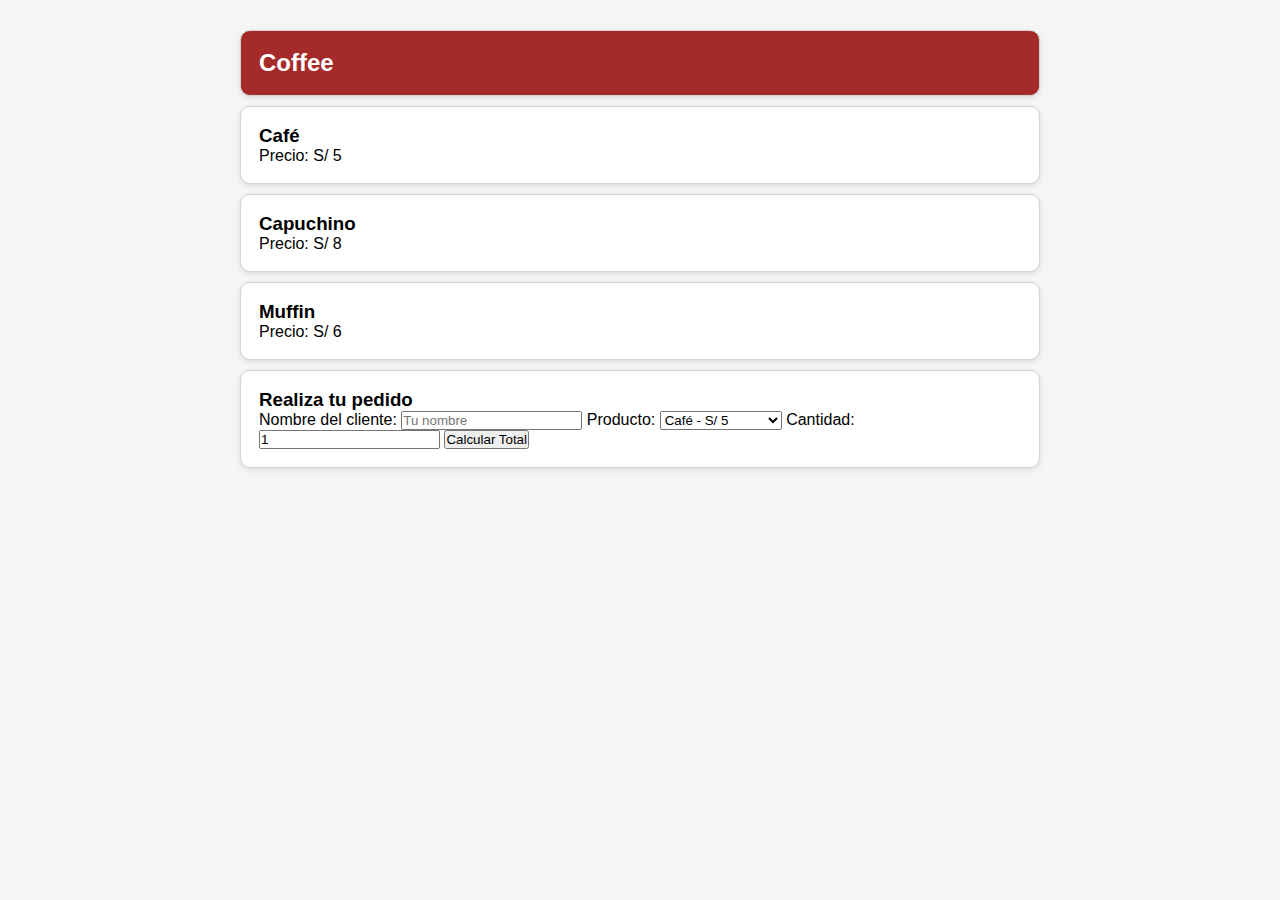
<file: EXAMEN_JUNIOR_U_01/index.html>
<!DOCTYPE html>
<html lang="es">
<head>
    <meta charset="UTF-8">
    <title>Menú del Día</title>
    <link rel="stylesheet" href="styles.css">
</head>
<body>

    <div class="card banner">
        <h1>Coffee</h1>
    </div>

    <div class="opcion">
        <div class="card">
            <h3>Café</h3>
            <p>Precio: S/ 5</p>
        </div>
        <div class="card">
            <h3>Capuchino</h3>
            <p>Precio: S/ 8</p>
        </div>
        <div class="card">
            <h3>Muffin</h3>
            <p>Precio: S/ 6</p>
        </div>
    </div>

    <div class="card pedido">
        <h3>Realiza tu pedido</h3>
        <label>Nombre del cliente:</label>
        <input type="text" id="cliente" placeholder="Tu nombre">

        <label>Producto:</label>
        <select id="producto">
            <option value="5">Café - S/ 5</option>
            <option value="8">Capuchino - S/ 8</option>
            <option value="6">Muffin - S/ 6</option>
        </select>

        <label>Cantidad:</label>
        <input type="number" id="cantidad" min="1" value="1">

        <button onclick="calcularTotal()">Calcular Total</button>

        <p id="resultado"></p>
    </div>

    <script src="scripts.js"></script>
</body>
</html>
</file>
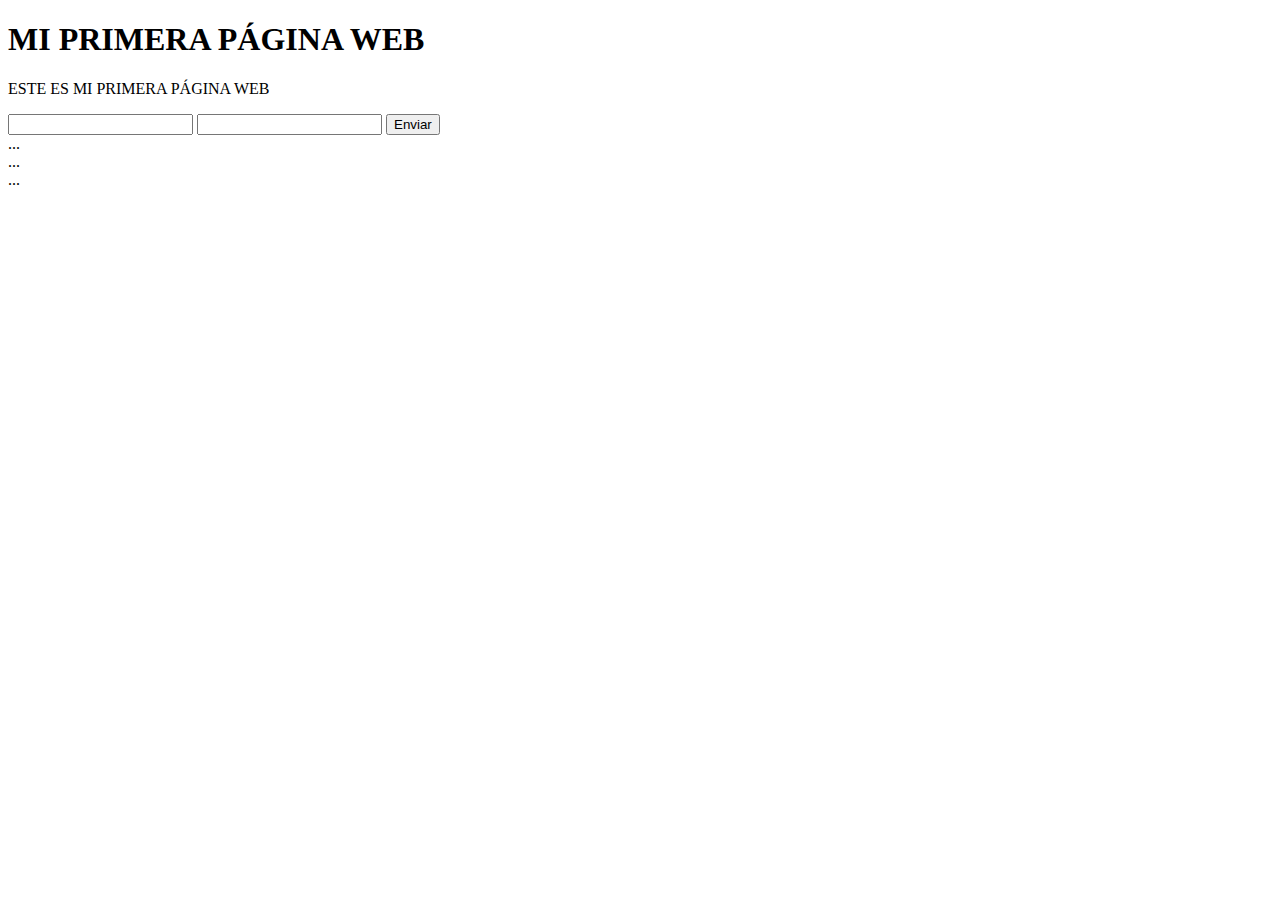
<file: JUNIOR_PROGRA_D_01/index.html>
<!DOCTYPE html>
<html lang="en">
<head>
    <meta charset="UTF-8">
    <meta name="viewport" content="width=device-width, initial-scale=1.0">
    <title>Mi primera página</title>
    
    <link href="https://cdn.jsdelivr.net/npm/bootstrap@5.0.2/dist/css/bootstrap.min.css" rel="stylesheet" integrity="sha384-EVSTQN3/azprG1Anm3QDgpJLIm9Nao0Yz1ztcQTwFspd3yD65VohhpuuCOmLASjC" crossorigin="anonymous">
</head>
<body>

    <div class="container">
        <h1 class="text-center">MI PRIMERA PÁGINA WEB</h1>
        <P class="text-center">ESTE ES MI PRIMERA PÁGINA WEB</P>
    </div>
    <di class="center">
        <input type="text">
        <input type="password">
        <button>Enviar</button>
    </di>


<div class="container mt-4">
    <div class="row">

        <div class="col-md-4">...
        </div>

        <div class="col-md-4">...
        </div>

        <div class="col-md-4">...
        </div>
    </div>
</div>
</body>
</html>
</file>
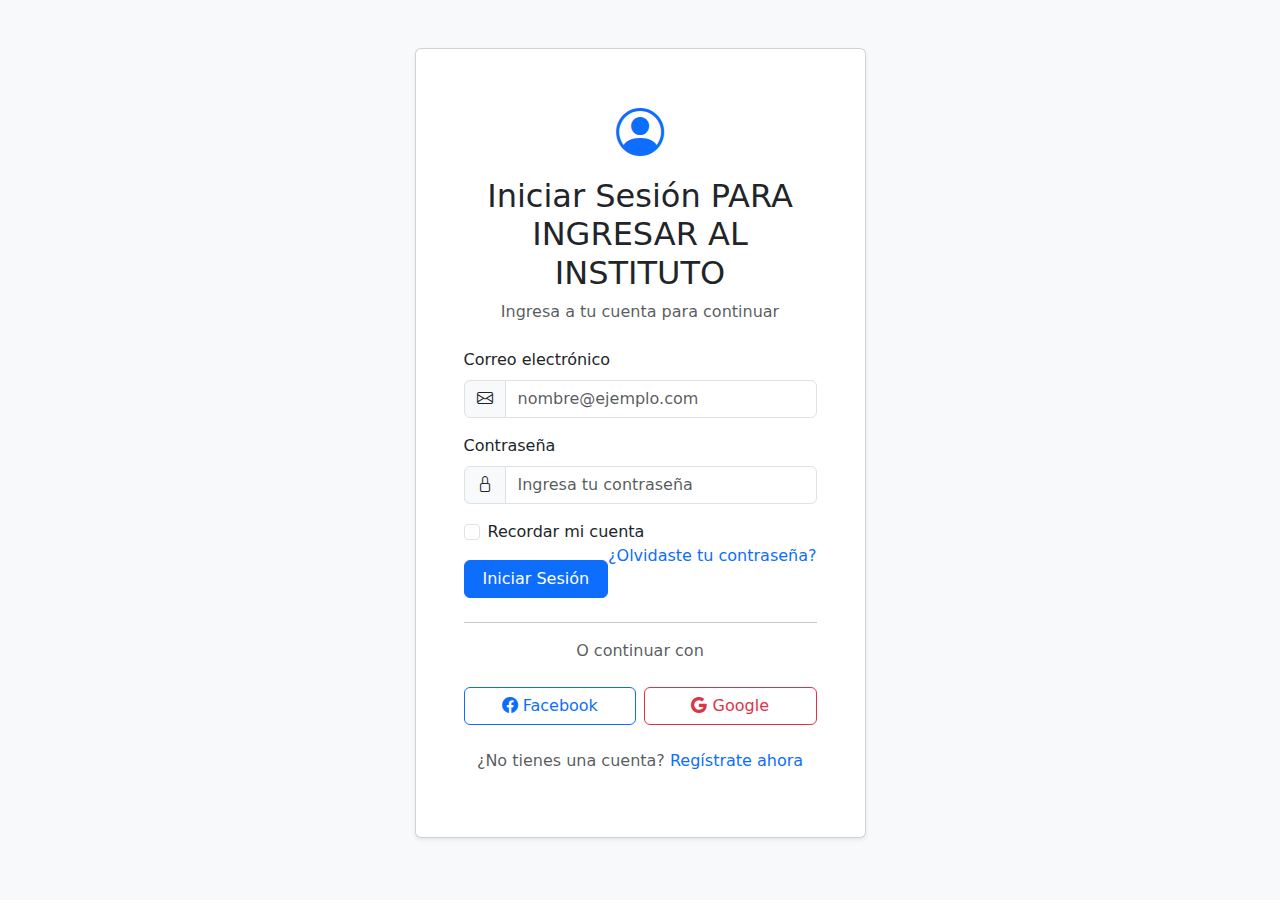
<file: JUNIOR_PROGRA_D_03/index.html>
<!DOCTYPE html>
<html lang="es">
<head>
    <meta charset="UTF-8">
    <meta name="viewport" content="width=device-width, initial-scale=1.0">
    <title>Iniciar Sesión</title>
    <!-- Bootstrap CSS -->
    <link href="https://cdn.jsdelivr.net/npm/bootstrap@5.3.0/dist/css/bootstrap.min.css" rel="stylesheet">
    <!-- Bootstrap Icons -->
    <link rel="stylesheet" href="https://cdn.jsdelivr.net/npm/bootstrap-icons@1.10.0/font/bootstrap-icons.css">
</head>
<body class="bg-light">
    
    <div class="container py-5">
        <div class="row justify-content-center">
            <div class="col-md-6 col-lg-5">
                <div class="card shadow-sm">
                    <div class="card-body p-5">
                        <div class="text-center mb-4">
                            <i class="bi bi-person-circle text-primary" style="font-size: 3rem;"></i>
                            <h2 class="card-title mt-2">Iniciar Sesión PARA INGRESAR AL INSTITUTO</h2>
                            <p class="text-muted">Ingresa a tu cuenta para continuar</p>
                        </div>
                        
                        <form id="loginForm">
                            <div class="mb-3">
                                <label for="email" class="form-label">Correo electrónico</label>
                                <div class="input-group">
                                    <span class="input-group-text"><i class="bi bi-envelope"></i></span>
                                    <input type="email" class="form-control" id="email" placeholder="nombre@ejemplo.com" required>
                                </div>
                            </div>
                            
                            <div class="mb-3">
                                <label for="password" class="form-label">Contraseña</label>
                                <div class="input-group">
                                    <span class="input-group-text"><i class="bi bi-lock"></i></span>
                                    <input type="password" class="form-control" id="password" placeholder="Ingresa tu contraseña" required>
                                </div>
                            </div>
                            
                            <div class="mb-3 form-check">
                                <input type="checkbox" class="form-check-input" id="remember">
                                <label class="form-check-label" for="remember">Recordar mi cuenta</label>
                                <a href="#" class="float-end text-decoration-none">¿Olvidaste tu contraseña?</a>
                            </div>
                            
                            <div class="d-grid gap-2">
                                <button type="submit" class="btn btn-primary">Iniciar Sesión</button>
                            </div>
                            
                            <div class="my-4">
                                <hr>
                                <div class="text-center">
                                    <span class="px-2 text-muted">O continuar con</span>
                                </div>
                            </div>
                            
                            <div class="row g-2 text-center">
                                <div class="col">
                                    <button type="button" class="btn btn-outline-primary w-100">
                                        <i class="bi bi-facebook"></i> Facebook
                                    </button>
                                </div>
                                <div class="col">
                                    <button type="button" class="btn btn-outline-danger w-100">
                                        <i class="bi bi-google"></i> Google
                                    </button>
                                </div>
                            </div>
                            
                            <div class="text-center mt-4">
                                <p class="text-muted">¿No tienes una cuenta? <a href="#" class="text-decoration-none">Regístrate ahora</a></p>
                            </div>
                        </form>
                    </div>
                </div>
            </div>
        </div>
    </div>

    <!-- Bootstrap JS Bundle -->
    <script src="https://cdn.jsdelivr.net/npm/bootstrap@5.3.0/dist/js/bootstrap.bundle.min.js"></script>
    
    <!-- JavaScript para validación de credenciales -->
    <script>
        document.addEventListener('DOMContentLoaded', function() {
            const loginForm = document.getElementById('loginForm');
            
            // Credenciales estáticas para validación
            const validCredentials = {
                email: 'usuario@ejemplo.com',
                password: 'Password123'
            };
            
            loginForm.addEventListener('submit', function(event) {
                event.preventDefault();
                
                const email = document.getElementById('email').value;
                const password = document.getElementById('password').value;
                
                // Validar credenciales
                if (email === validCredentials.email && password === validCredentials.password) {
                    // Credenciales correctas, redirigir al dashboard
                    window.location.href = 'indexcopy.html';
                } else {
                    // Credenciales incorrectas, mostrar mensaje de error
                    alert('Credenciales incorrectas. Por favor, intenta nuevamente.\n\nUsa: usuario@ejemplo.com / Password123');
                }
            });
        });
    </script>
</body>
</html>
</file>
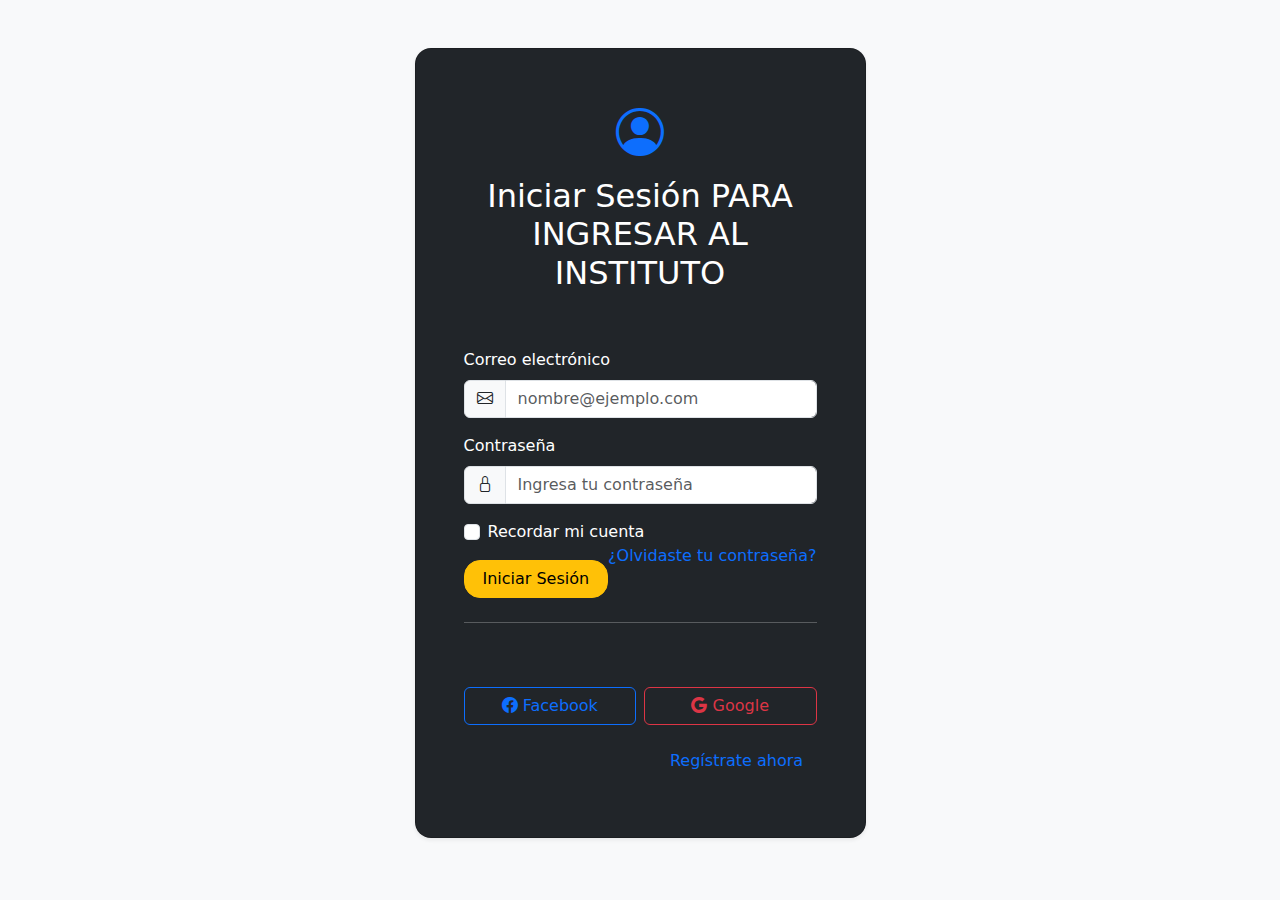
<file: EJEMPLO_02.html>
<!DOCTYPE html>
<html lang="es">
<head>
    <meta charset="UTF-8">
    <meta name="viewport" content="width=device-width, initial-scale=1.0">
    <title>Iniciar Sesión</title>
    <!-- Bootstrap CSS -->
    <link href="https://cdn.jsdelivr.net/npm/bootstrap@5.3.0/dist/css/bootstrap.min.css" rel="stylesheet">
    <!-- Bootstrap Icons -->
    <link rel="stylesheet" href="https://cdn.jsdelivr.net/npm/bootstrap-icons@1.10.0/font/bootstrap-icons.css">
</head>
<body class="bg-light">
    
    <div class="container py-5 bg_primary color=black">
        <div class="row justify-content-center">
            <div class="col-md-6 col-lg-5">
                <div class="card shadow-sm bg-dark text-white rounded-4">
                    <div class="card-body p-5">
                        <div class="text-center mb-4">
                            <i class="bi bi-person-circle text-primary" style="font-size: 3rem;"></i>
                            <h2 class="card-title mt-2">Iniciar Sesión PARA INGRESAR AL INSTITUTO</h2>
                            <p class="text-muted">Ingresa a tu cuenta para continuar</p>
                        </div>
                        
                        <form id="loginForm">
                            <div class="mb-3">
                                <label for="email" class="form-label">Correo electrónico</label>
                                <div class="input-group">
                                    <span class="input-group-text"><i class="bi bi-envelope"></i></span>
                                    <input type="email" class="form-control" id="email" placeholder="nombre@ejemplo.com" required>
                                </div>
                            </div>
                            
                            <div class="mb-3">
                                <label for="password" class="form-label">Contraseña</label>
                                <div class="input-group">
                                    <span class="input-group-text"><i class="bi bi-lock"></i></span>
                                    <input type="password" class="form-control" id="password" placeholder="Ingresa tu contraseña" required>
                                </div>
                            </div>
                            
                            <div class="mb-3 form-check">
                                <input type="checkbox" class="form-check-input" id="remember">
                                <label class="form-check-label" for="remember">Recordar mi cuenta</label>
                                <a href="#" class="float-end text-decoration-none">¿Olvidaste tu contraseña?</a>
                            </div>
                            
                            <div class="d-grid gap-2">
                                <button type="submit" class="btn btn-warning rounded-4">Iniciar Sesión</button>
                            </div>
                            
                            <div class="my-4">
                                <hr>
                                <div class="text-center">
                                    <span class="px-2 text-muted">O continuar con</span>
                                </div>
                            </div>
                            
                            <div class="row g-2 text-center">
                                <div class="col">
                                    <button type="button" class="btn btn-outline-primary w-100">
                                        <i class="bi bi-facebook"></i> Facebook
                                    </button>
                                </div>
                                <div class="col">
                                    <button type="button" class="btn btn-outline-danger w-100">
                                        <i class="bi bi-google"></i> Google
                                    </button>
                                </div>
                            </div>
                            
                            <div class="text-center mt-4">
                                <p class="text-muted">¿No tienes una cuenta? <a href="#" class="text-decoration-none">Regístrate ahora</a></p>
                            </div>
                        </form>
                    </div>
                </div>
            </div>
        </div>
    </div>
</file>
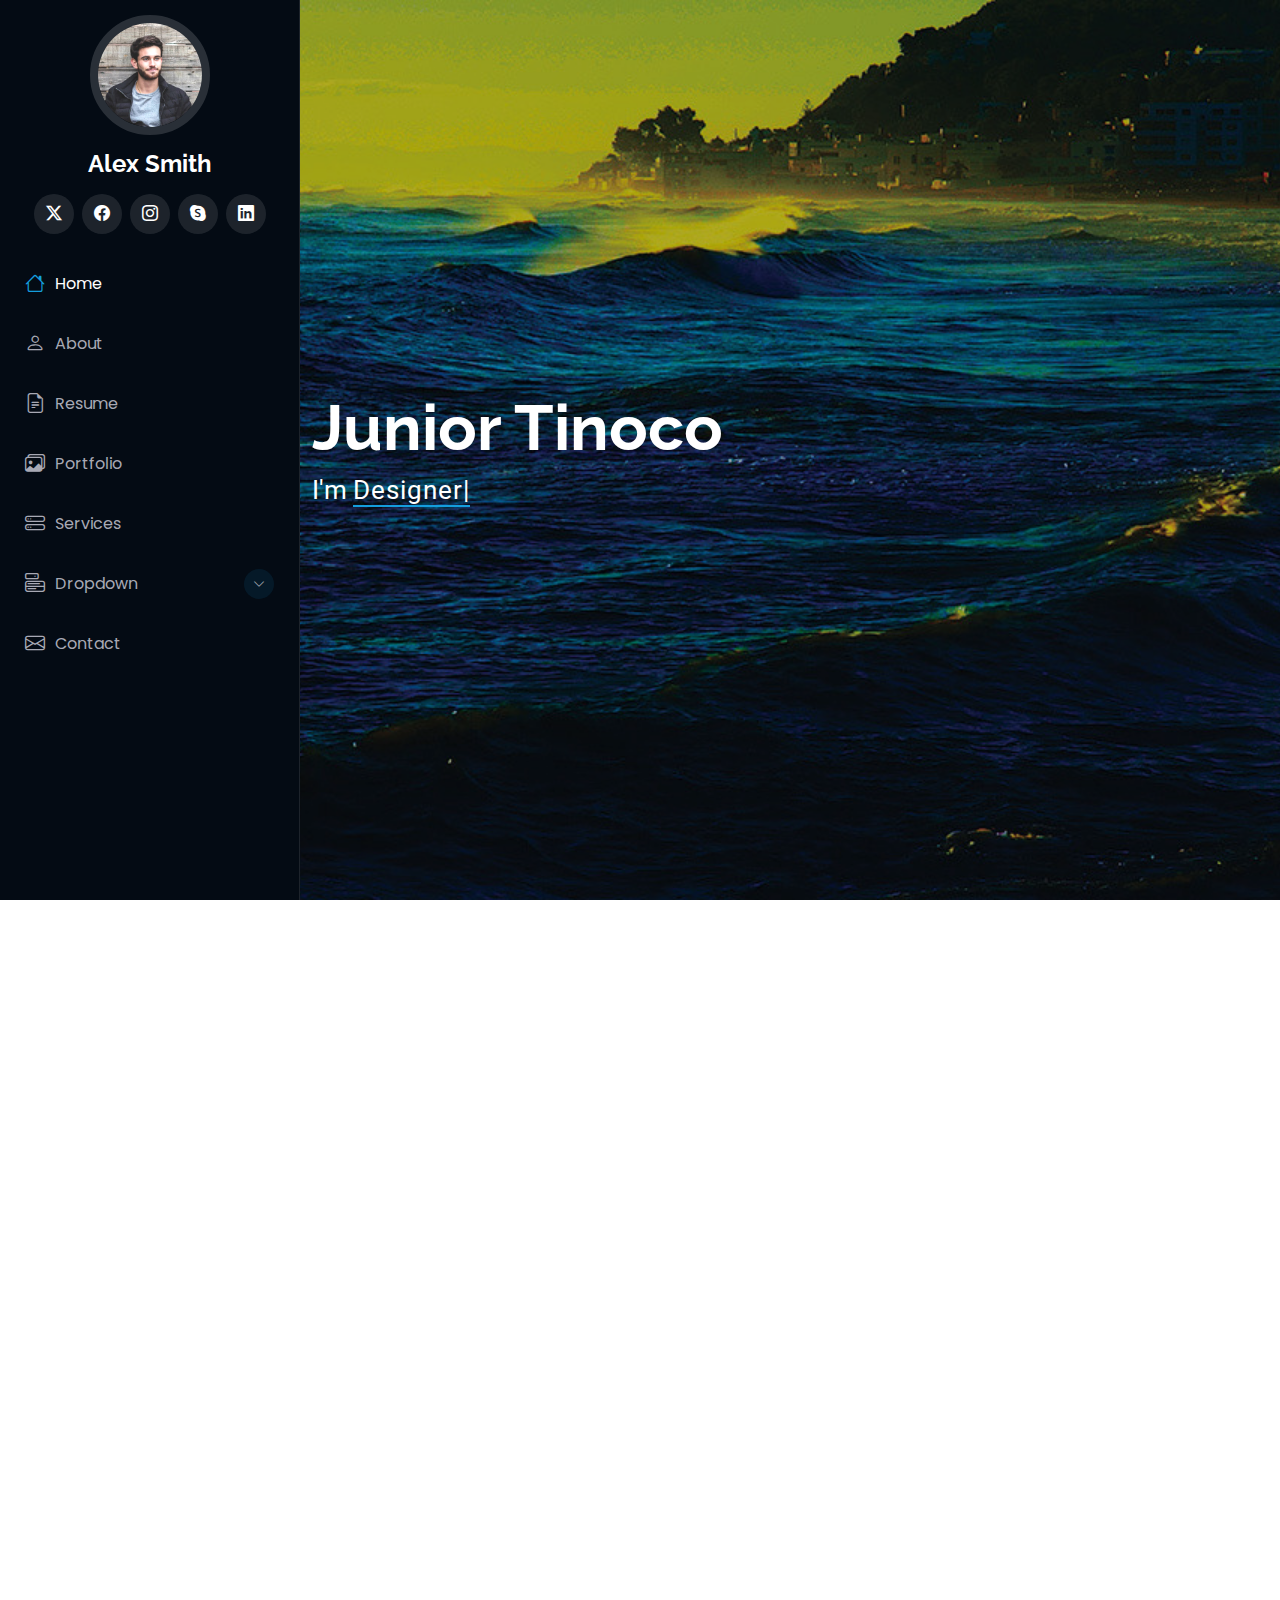
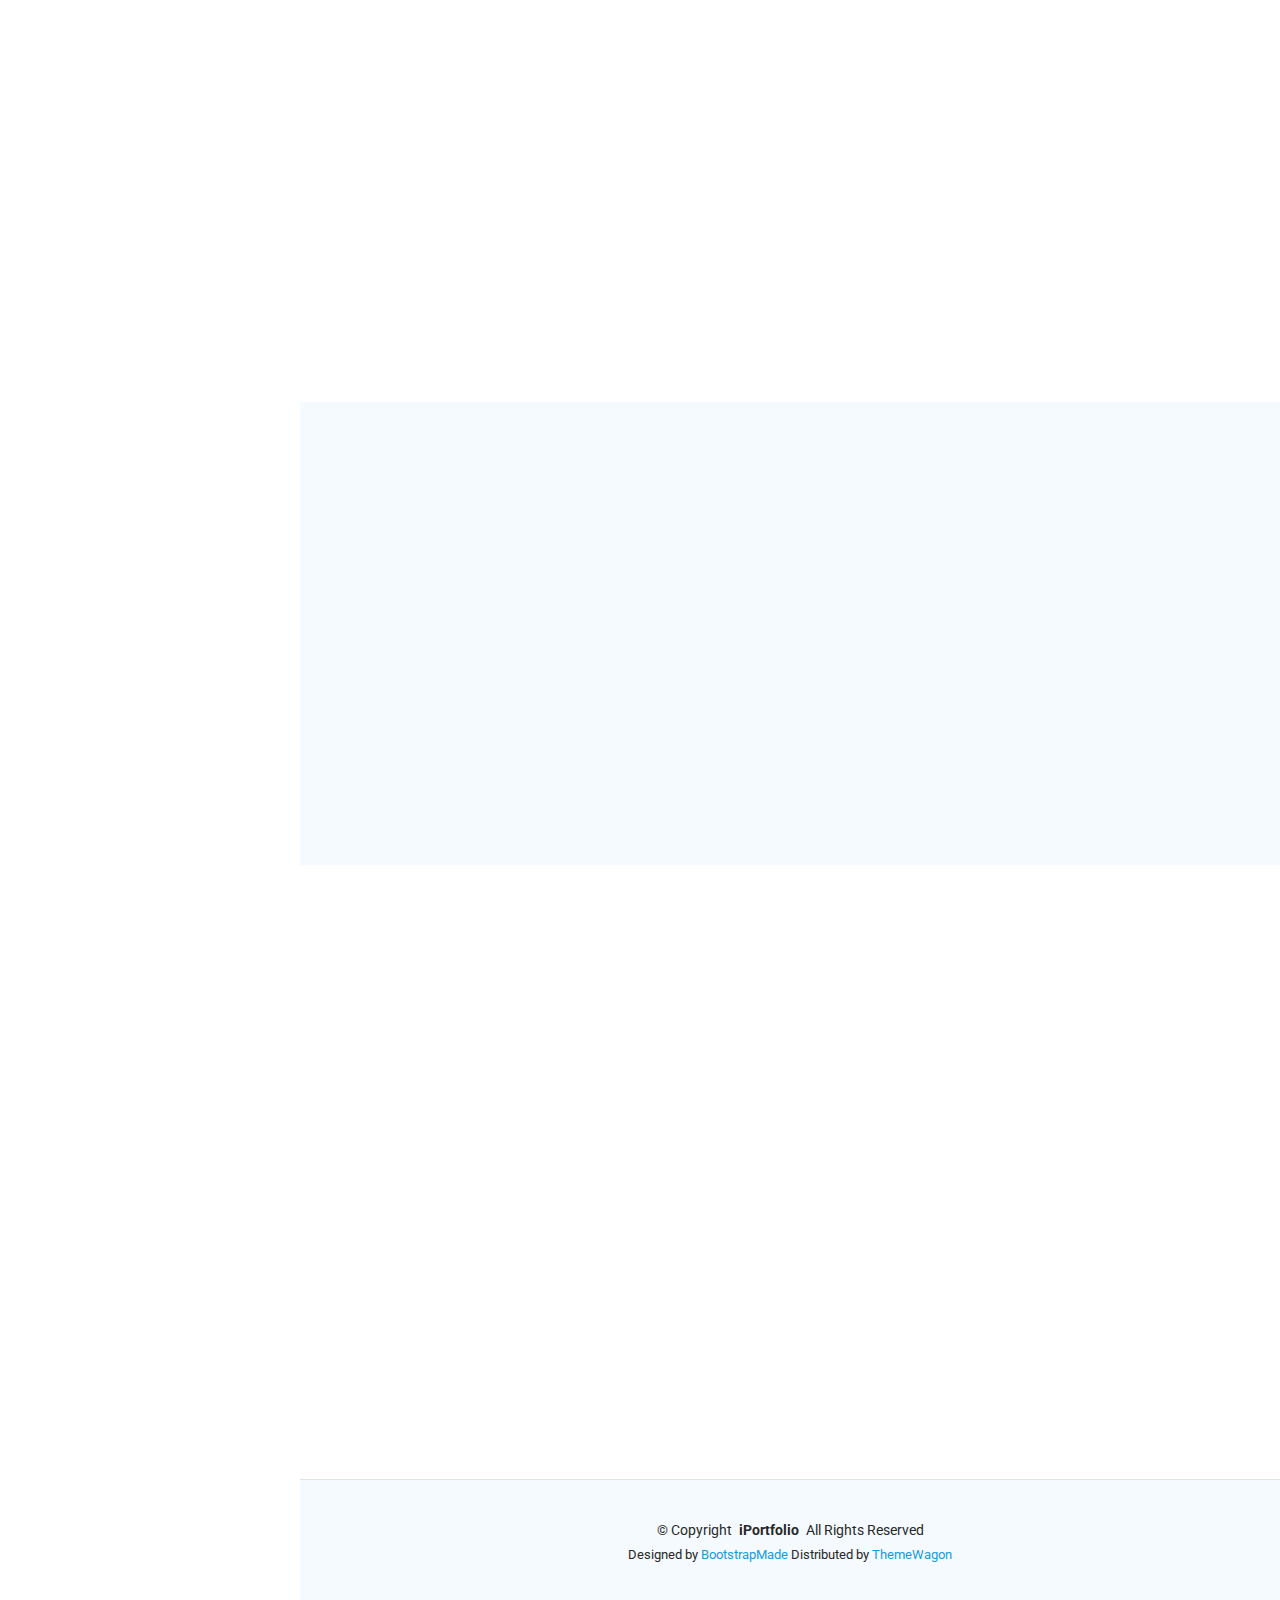
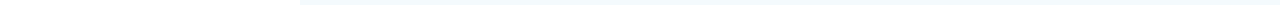
<file: JUNIOR_PROGRA_D_03/indexcopy.html>
<!DOCTYPE html>
<html lang="en">

<head>
  <meta charset="utf-8">
  <meta content="width=device-width, initial-scale=1.0" name="viewport">
  <title>Index - iPortfolio Bootstrap Template</title>
  <meta content="" name="description">
  <meta content="" name="keywords">

  <!-- Favicons -->
  <link href="assets/img/favicon.png" rel="icon">
  <link href="assets/img/apple-touch-icon.png" rel="apple-touch-icon">

  <!-- Fonts -->
  <link href="https://fonts.googleapis.com" rel="preconnect">
  <link href="https://fonts.gstatic.com" rel="preconnect" crossorigin>
  <link href="https://fonts.googleapis.com/css2?family=Roboto:ital,wght@0,100;0,300;0,400;0,500;0,700;0,900;1,100;1,300;1,400;1,500;1,700;1,900&family=Poppins:ital,wght@0,100;0,200;0,300;0,400;0,500;0,600;0,700;0,800;0,900;1,100;1,200;1,300;1,400;1,500;1,600;1,700;1,800;1,900&family=Raleway:ital,wght@0,100;0,200;0,300;0,400;0,500;0,600;0,700;0,800;0,900;1,100;1,200;1,300;1,400;1,500;1,600;1,700;1,800;1,900&display=swap" rel="stylesheet">

  <!-- Vendor CSS Files -->
  <link href="assets/vendor/bootstrap/css/bootstrap.min.css" rel="stylesheet">
  <link href="assets/vendor/bootstrap-icons/bootstrap-icons.css" rel="stylesheet">
  <link href="assets/vendor/aos/aos.css" rel="stylesheet">
  <link href="assets/vendor/glightbox/css/glightbox.min.css" rel="stylesheet">
  <link href="assets/vendor/swiper/swiper-bundle.min.css" rel="stylesheet">

  <!-- Main CSS File -->
  <link href="assets/css/main.css" rel="stylesheet">

  <!-- =======================================================
  * Template Name: iPortfolio
  * Template URL: https://bootstrapmade.com/iportfolio-bootstrap-portfolio-websites-template/
  * Updated: Jun 29 2024 with Bootstrap v5.3.3
  * Author: BootstrapMade.com
  * License: https://bootstrapmade.com/license/
  ======================================================== -->
</head>

<body class="index-page">

  <header id="header" class="header dark-background d-flex flex-column">
    <i class="header-toggle d-xl-none bi bi-list"></i>

    <div class="profile-img">
      <img src="assets/img/my-profile-img.jpg" alt="" class="img-fluid rounded-circle">
    </div>

    <a href="index.html" class="logo d-flex align-items-center justify-content-center">
      <!-- Uncomment the line below if you also wish to use an image logo -->
      <!-- <img src="assets/img/logo.png" alt=""> -->
      <h1 class="sitename">Alex Smith</h1>
    </a>

    <div class="social-links text-center">
      <a href="#" class="twitter"><i class="bi bi-twitter-x"></i></a>
      <a href="#" class="facebook"><i class="bi bi-facebook"></i></a>
      <a href="#" class="instagram"><i class="bi bi-instagram"></i></a>
      <a href="#" class="google-plus"><i class="bi bi-skype"></i></a>
      <a href="#" class="linkedin"><i class="bi bi-linkedin"></i></a>
    </div>

    <nav id="navmenu" class="navmenu">
      <ul>
        <li><a href="#hero" class="active"><i class="bi bi-house navicon"></i>Home</a></li>
        <li><a href="#about"><i class="bi bi-person navicon"></i> About</a></li>
        <li><a href="#resume"><i class="bi bi-file-earmark-text navicon"></i> Resume</a></li>
        <li><a href="#portfolio"><i class="bi bi-images navicon"></i> Portfolio</a></li>
        <li><a href="#services"><i class="bi bi-hdd-stack navicon"></i> Services</a></li>
        <li class="dropdown"><a href="#"><i class="bi bi-menu-button navicon"></i> <span>Dropdown</span> <i class="bi bi-chevron-down toggle-dropdown"></i></a>
          <ul>
            <li><a href="#">Dropdown 1</a></li>
            <li class="dropdown"><a href="#"><span>Deep Dropdown</span> <i class="bi bi-chevron-down toggle-dropdown"></i></a>
              <ul>
                <li><a href="#">Deep Dropdown 1</a></li>
                <li><a href="#">Deep Dropdown 2</a></li>
                <li><a href="#">Deep Dropdown 3</a></li>
                <li><a href="#">Deep Dropdown 4</a></li>
                <li><a href="#">Deep Dropdown 5</a></li>
              </ul>
            </li>
            <li><a href="#">Dropdown 2</a></li>
            <li><a href="#">Dropdown 3</a></li>
            <li><a href="#">Dropdown 4</a></li>
          </ul>
        </li>
        <li><a href="#contact"><i class="bi bi-envelope navicon"></i> Contact</a></li>
      </ul>
    </nav>

  </header>

  <main class="main">

    <!-- Hero Section -->
    <section id="hero" class="hero section dark-background">

      <img src="assets/img/fondo-bg.jpg" alt="" data-aos="fade-in" class="">

      <div class="container" data-aos="fade-up" data-aos-delay="100">
        <h2>Junior Tinoco</h2>
        <p>I'm <span class="typed" data-typed-items="Designer, Developer, Freelancer, Photographer">Designer</span><span class="typed-cursor typed-cursor--blink" aria-hidden="true"></span><span class="typed-cursor typed-cursor--blink" aria-hidden="true"></span></p>
      </div>

    </section><!-- /Hero Section -->

    <!-- About Section -->
    <section id="about" class="about section">

      <!-- Section Title -->
      <div class="container section-title" data-aos="fade-up">
        <h2>Acerca de</h2>
        <p>Soy estudiante de la carrera de Desarrollo de Sistemas de Información en el Instituto de Educación Superior Tecnológico Privado San José Marello – Huaraz. Me interesa el desarrollo de aplicaciones web, la gestión de bases de datos y la implementación de soluciones tecnológicas que optimicen procesos en instituciones y empresas.</p>
      </div><!-- End Section Title -->

      <div class="container" data-aos="fade-up" data-aos-delay="100">

        <div class="row gy-4 justify-content-center">
          <div class="col-lg-4">
            <img src="assets/img/my-profile-img.jpg" class="img-fluid" alt="">
          </div>
          <div class="col-lg-8 content">
            <h2>Estudiante de Desarrollo de Sistemas de Información</h2>
            <p class="fst-italic py-3">
              Lorem ipsum dolor sit amet, consectetur adipiscing elit, sed do eiusmod tempor incididunt ut labore et dolore
              magna aliqua.
            </p>
            <div class="row">
              <div class="col-lg-6">
                <ul>
                  <li><i class="bi bi-chevron-right"></i> <strong>Cumpleaños:</strong> <span>6 nov 2002</span></li>
                  <li><i class="bi bi-chevron-right"></i> <strong>Sitio Web:</strong> <span>www.example.com</span></li>
                  <li><i class="bi bi-chevron-right"></i> <strong>Celular:</strong> <span>912 141 029</span></li>
                  <li><i class="bi bi-chevron-right"></i> <strong>Ciudad:</strong> <span>Huaraz</span></li>
                </ul>
              </div>
              <div class="col-lg-6">
                <ul>
                  <li><i class="bi bi-chevron-right"></i> <strong>Edad:</strong> <span>22</span></li>
                  <li><i class="bi bi-chevron-right"></i> <strong>Grado:</strong> <span>Estudiante</span></li>
                  <li><i class="bi bi-chevron-right"></i> <strong>Email:</strong> <span>abeltinoco0611@gmail.com</span></li>
                  <li><i class="bi bi-chevron-right"></i> <strong>Atónomo:</strong> <span>Disponible</span></li>
                </ul>
              </div>
            </div>
            <p class="py-3">
              Officiis eligendi itaque labore et dolorum mollitia officiis optio vero. Quisquam sunt adipisci omnis et ut. Nulla accusantium dolor incidunt officia tempore. Et eius omnis.
              Cupiditate ut dicta maxime officiis quidem quia. Sed et consectetur qui quia repellendus itaque neque.
            </p>
          </div>
        </div>

      </div>

    </section><!-- /About Section -->

    <!-- Stats Section -->
    <section id="stats" class="stats section">

      <div class="container" data-aos="fade-up" data-aos-delay="100">

        <div class="row gy-4">

          <div class="col-lg-3 col-md-6">
            <div class="stats-item">
              <i class="bi bi-emoji-smile"></i>
              <span data-purecounter-start="0" data-purecounter-end="232" data-purecounter-duration="1" class="purecounter"></span>
              <p><strong>Happy Clients</strong> <span>consequuntur quae</span></p>
            </div>
          </div><!-- End Stats Item -->

          <div class="col-lg-3 col-md-6">
            <div class="stats-item">
              <i class="bi bi-journal-richtext"></i>
              <span data-purecounter-start="0" data-purecounter-end="521" data-purecounter-duration="1" class="purecounter"></span>
              <p><strong>Projects</strong> <span>adipisci atque cum quia aut</span></p>
            </div>
          </div><!-- End Stats Item -->

          <div class="col-lg-3 col-md-6">
            <div class="stats-item">
              <i class="bi bi-headset"></i>
              <span data-purecounter-start="0" data-purecounter-end="1453" data-purecounter-duration="1" class="purecounter"></span>
              <p><strong>Hours Of Support</strong> <span>aut commodi quaerat</span></p>
            </div>
          </div><!-- End Stats Item -->

          <div class="col-lg-3 col-md-6">
            <div class="stats-item">
              <i class="bi bi-people"></i>
              <span data-purecounter-start="0" data-purecounter-end="32" data-purecounter-duration="1" class="purecounter"></span>
              <p><strong>Hard Workers</strong> <span>rerum asperiores dolor</span></p>
            </div>
          </div><!-- End Stats Item -->

        </div>

      </div>

    </section><!-- /Stats Section -->

    <!-- Skills Section -->
    <section id="skills" class="skills section light-background">

      <!-- Section Title -->
      <div class="container section-title" data-aos="fade-up">
        <h2>Skills</h2>
        <p>Necessitatibus eius consequatur ex aliquid fuga eum quidem sint consectetur velit</p>
      </div><!-- End Section Title -->

      <div class="container" data-aos="fade-up" data-aos-delay="100">

        <div class="row skills-content skills-animation">

          <div class="col-lg-6">

            <div class="progress">
              <span class="skill"><span>HTML</span> <i class="val">100%</i></span>
              <div class="progress-bar-wrap">
                <div class="progress-bar" role="progressbar" aria-valuenow="100" aria-valuemin="0" aria-valuemax="100"></div>
              </div>
            </div><!-- End Skills Item -->

            <div class="progress">
              <span class="skill"><span>CSS</span> <i class="val">90%</i></span>
              <div class="progress-bar-wrap">
                <div class="progress-bar" role="progressbar" aria-valuenow="90" aria-valuemin="0" aria-valuemax="100"></div>
              </div>
            </div><!-- End Skills Item -->

            <div class="progress">
              <span class="skill"><span>JavaScript</span> <i class="val">75%</i></span>
              <div class="progress-bar-wrap">
                <div class="progress-bar" role="progressbar" aria-valuenow="75" aria-valuemin="0" aria-valuemax="100"></div>
              </div>
            </div><!-- End Skills Item -->

          </div>

          <div class="col-lg-6">

            <div class="progress">
              <span class="skill"><span>PHP</span> <i class="val">80%</i></span>
              <div class="progress-bar-wrap">
                <div class="progress-bar" role="progressbar" aria-valuenow="80" aria-valuemin="0" aria-valuemax="100"></div>
              </div>
            </div><!-- End Skills Item -->

            <div class="progress">
              <span class="skill"><span>WordPress/CMS</span> <i class="val">90%</i></span>
              <div class="progress-bar-wrap">
                <div class="progress-bar" role="progressbar" aria-valuenow="90" aria-valuemin="0" aria-valuemax="100"></div>
              </div>
            </div><!-- End Skills Item -->

            <div class="progress">
              <span class="skill"><span>Photoshop</span> <i class="val">55%</i></span>
              <div class="progress-bar-wrap">
                <div class="progress-bar" role="progressbar" aria-valuenow="55" aria-valuemin="0" aria-valuemax="100"></div>
              </div>
            </div><!-- End Skills Item -->

          </div>

        </div>

      </div>

    </section><!-- /Skills Section -->

    <!-- Resume Section -->
    <section id="resume" class="resume section">

      <!-- Section Title -->
      <div class="container section-title" data-aos="fade-up">
        <h2>Resumen</h2>
        <p>Estudiante de la carrera de Desarrollo de Sistemas de Información en el Instituto de Educación Superior Tecnológico Privado San José Marello – Huaraz.</p>
      </div><!-- End Section Title -->

      <div class="container">

        <div class="row">

          <div class="col-lg-6" data-aos="fade-up" data-aos-delay="100">
            <h3 class="resume-title">Resumen</h3>



            <div class="resume-item">
              <h4>Estudiante</h4>
              <h5>2024 - 2026</h5>
              <p><em>I.E.S.T.P. "San Jose Marello"</em></p>
              <p> Estudiante de la carrera de Desarrollo de Sistemas de Información, en proceso de formación en programación, bases de datos y desarrollo de sistemas web.</p>
            </div><!-- Edn Resume Item -->

          </div>

          <div class="col-lg-6" data-aos="fade-up" data-aos-delay="200">
            <h3 class="resume-title">Experiencia Académica</h3>
            <div class="resume-item">
              <h4>Proyectos Académicos</h4>
              <h5>2023 - Presente</h5>
              <p><em>Huaraz</em></p>
              <ul>
                <li>Desarrollo de un sistema web para el control de asistencia de estudiantes, utilizando [PHP, MySQL, Python, etc.].</li>
                <li>Trabajo en equipo, levantamiento de requerimientos y pruebas del sistema. </li>

              </ul>
            </div><!-- Edn Resume Item -->



          </div>

        </div>

      </div>

    </section><!-- /Resume Section -->


  </main>

  <footer id="footer" class="footer position-relative light-background">

    <div class="container">
      <div class="copyright text-center ">
        <p>© <span>Copyright</span> <strong class="px-1 sitename">iPortfolio</strong> <span>All Rights Reserved</span></p>
      </div>
      <div class="credits">
        <!-- All the links in the footer should remain intact. -->
        <!-- You can delete the links only if you've purchased the pro version. -->
        <!-- Licensing information: https://bootstrapmade.com/license/ -->
        <!-- Purchase the pro version with working PHP/AJAX contact form: [buy-url] -->
        Designed by <a href="https://bootstrapmade.com/">BootstrapMade</a> Distributed by <a href="https://themewagon.com">ThemeWagon</a>
      </div>
    </div>

  </footer>

  <!-- Scroll Top -->
  <a href="#" id="scroll-top" class="scroll-top d-flex align-items-center justify-content-center"><i class="bi bi-arrow-up-short"></i></a>

  <!-- Preloader -->
  <div id="preloader"></div>

  <!-- Vendor JS Files -->
  <script src="assets/vendor/bootstrap/js/bootstrap.bundle.min.js"></script>
  <script src="assets/vendor/php-email-form/validate.js"></script>
  <script src="assets/vendor/aos/aos.js"></script>
  <script src="assets/vendor/typed.js/typed.umd.js"></script>
  <script src="assets/vendor/purecounter/purecounter_vanilla.js"></script>
  <script src="assets/vendor/waypoints/noframework.waypoints.js"></script>
  <script src="assets/vendor/glightbox/js/glightbox.min.js"></script>
  <script src="assets/vendor/imagesloaded/imagesloaded.pkgd.min.js"></script>
  <script src="assets/vendor/isotope-layout/isotope.pkgd.min.js"></script>
  <script src="assets/vendor/swiper/swiper-bundle.min.js"></script>

  <!-- Main JS File -->
  <script src="assets/js/main.js"></script>

</body>

</html>
</file>
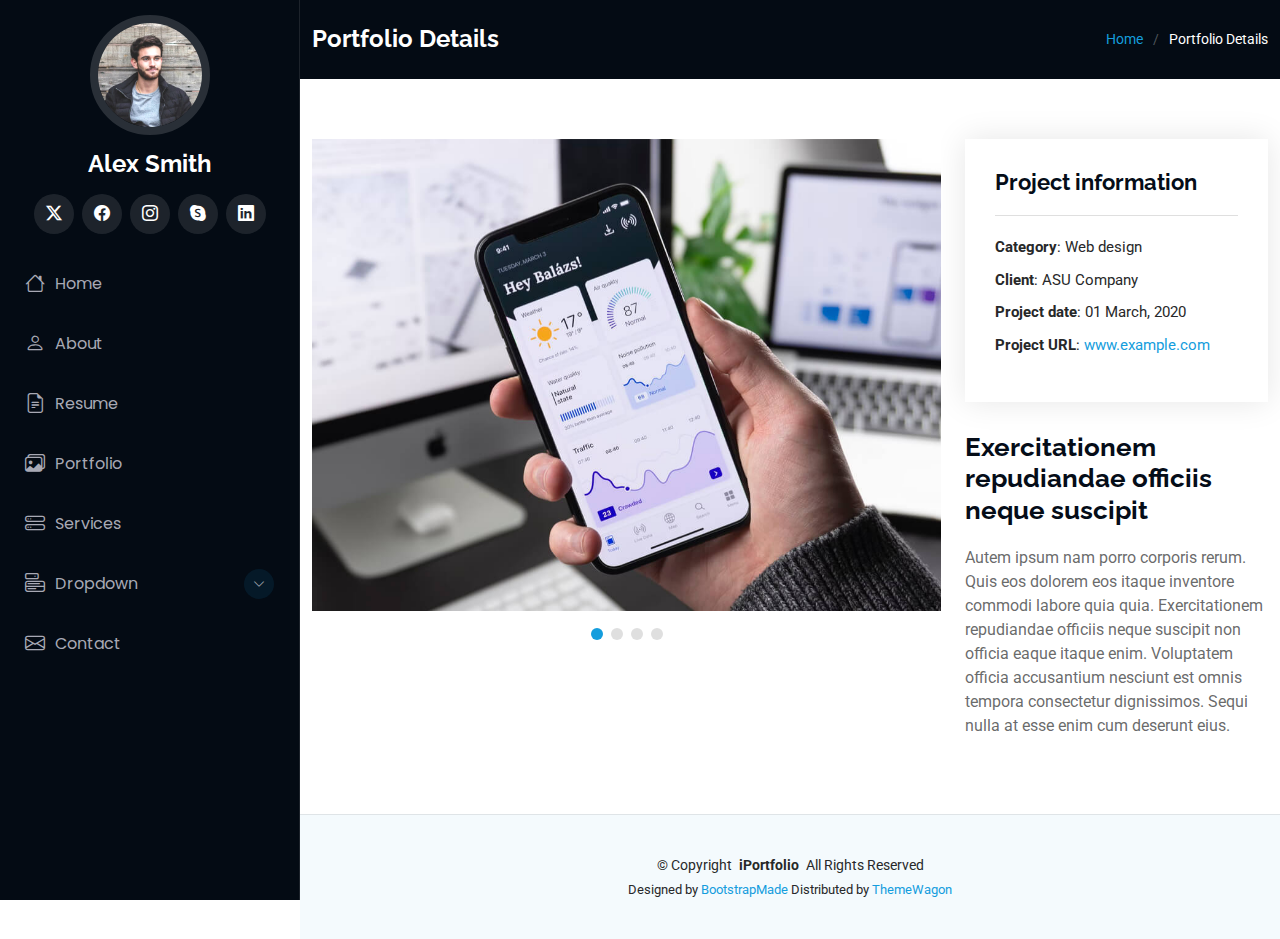
<file: JUNIOR_PROGRA_D_03/portfolio-details.html>
<!DOCTYPE html>
<html lang="en">

<head>
  <meta charset="utf-8">
  <meta content="width=device-width, initial-scale=1.0" name="viewport">
  <title>Portfolio Details - iPortfolio Bootstrap Template</title>
  <meta content="" name="description">
  <meta content="" name="keywords">

  <!-- Favicons -->
  <link href="assets/img/favicon.png" rel="icon">
  <link href="assets/img/apple-touch-icon.png" rel="apple-touch-icon">

  <!-- Fonts -->
  <link href="https://fonts.googleapis.com" rel="preconnect">
  <link href="https://fonts.gstatic.com" rel="preconnect" crossorigin>
  <link href="https://fonts.googleapis.com/css2?family=Roboto:ital,wght@0,100;0,300;0,400;0,500;0,700;0,900;1,100;1,300;1,400;1,500;1,700;1,900&family=Poppins:ital,wght@0,100;0,200;0,300;0,400;0,500;0,600;0,700;0,800;0,900;1,100;1,200;1,300;1,400;1,500;1,600;1,700;1,800;1,900&family=Raleway:ital,wght@0,100;0,200;0,300;0,400;0,500;0,600;0,700;0,800;0,900;1,100;1,200;1,300;1,400;1,500;1,600;1,700;1,800;1,900&display=swap" rel="stylesheet">

  <!-- Vendor CSS Files -->
  <link href="assets/vendor/bootstrap/css/bootstrap.min.css" rel="stylesheet">
  <link href="assets/vendor/bootstrap-icons/bootstrap-icons.css" rel="stylesheet">
  <link href="assets/vendor/aos/aos.css" rel="stylesheet">
  <link href="assets/vendor/glightbox/css/glightbox.min.css" rel="stylesheet">
  <link href="assets/vendor/swiper/swiper-bundle.min.css" rel="stylesheet">

  <!-- Main CSS File -->
  <link href="assets/css/main.css" rel="stylesheet">

  <!-- =======================================================
  * Template Name: iPortfolio
  * Template URL: https://bootstrapmade.com/iportfolio-bootstrap-portfolio-websites-template/
  * Updated: Jun 29 2024 with Bootstrap v5.3.3
  * Author: BootstrapMade.com
  * License: https://bootstrapmade.com/license/
  ======================================================== -->
</head>

<body class="portfolio-details-page">

  <header id="header" class="header dark-background d-flex flex-column">
    <i class="header-toggle d-xl-none bi bi-list"></i>

    <div class="profile-img">
      <img src="assets/img/my-profile-img.jpg" alt="" class="img-fluid rounded-circle">
    </div>

    <a href="index.html" class="logo d-flex align-items-center justify-content-center">
      <!-- Uncomment the line below if you also wish to use an image logo -->
      <!-- <img src="assets/img/logo.png" alt=""> -->
      <h1 class="sitename">Alex Smith</h1>
    </a>

    <div class="social-links text-center">
      <a href="#" class="twitter"><i class="bi bi-twitter-x"></i></a>
      <a href="#" class="facebook"><i class="bi bi-facebook"></i></a>
      <a href="#" class="instagram"><i class="bi bi-instagram"></i></a>
      <a href="#" class="google-plus"><i class="bi bi-skype"></i></a>
      <a href="#" class="linkedin"><i class="bi bi-linkedin"></i></a>
    </div>

    <nav id="navmenu" class="navmenu">
      <ul>
        <li><a href="#hero"><i class="bi bi-house navicon"></i>Home</a></li>
        <li><a href="#about"><i class="bi bi-person navicon"></i> About</a></li>
        <li><a href="#resume"><i class="bi bi-file-earmark-text navicon"></i> Resume</a></li>
        <li><a href="#portfolio"><i class="bi bi-images navicon"></i> Portfolio</a></li>
        <li><a href="#services"><i class="bi bi-hdd-stack navicon"></i> Services</a></li>
        <li class="dropdown"><a href="#"><i class="bi bi-menu-button navicon"></i> <span>Dropdown</span> <i class="bi bi-chevron-down toggle-dropdown"></i></a>
          <ul>
            <li><a href="#">Dropdown 1</a></li>
            <li class="dropdown"><a href="#"><span>Deep Dropdown</span> <i class="bi bi-chevron-down toggle-dropdown"></i></a>
              <ul>
                <li><a href="#">Deep Dropdown 1</a></li>
                <li><a href="#">Deep Dropdown 2</a></li>
                <li><a href="#">Deep Dropdown 3</a></li>
                <li><a href="#">Deep Dropdown 4</a></li>
                <li><a href="#">Deep Dropdown 5</a></li>
              </ul>
            </li>
            <li><a href="#">Dropdown 2</a></li>
            <li><a href="#">Dropdown 3</a></li>
            <li><a href="#">Dropdown 4</a></li>
          </ul>
        </li>
        <li><a href="#contact"><i class="bi bi-envelope navicon"></i> Contact</a></li>
      </ul>
    </nav>

  </header>

  <main class="main">

    <!-- Page Title -->
    <div class="page-title dark-background">
      <div class="container d-lg-flex justify-content-between align-items-center">
        <h1 class="mb-2 mb-lg-0">Portfolio Details</h1>
        <nav class="breadcrumbs">
          <ol>
            <li><a href="index.html">Home</a></li>
            <li class="current">Portfolio Details</li>
          </ol>
        </nav>
      </div>
    </div><!-- End Page Title -->

    <!-- Portfolio Details Section -->
    <section id="portfolio-details" class="portfolio-details section">

      <div class="container" data-aos="fade-up" data-aos-delay="100">

        <div class="row gy-4">

          <div class="col-lg-8">
            <div class="portfolio-details-slider swiper init-swiper">

              <script type="application/json" class="swiper-config">
                {
                  "loop": true,
                  "speed": 600,
                  "autoplay": {
                    "delay": 5000
                  },
                  "slidesPerView": "auto",
                  "pagination": {
                    "el": ".swiper-pagination",
                    "type": "bullets",
                    "clickable": true
                  }
                }
              </script>

              <div class="swiper-wrapper align-items-center">

                <div class="swiper-slide">
                  <img src="assets/img/portfolio/app-1.jpg" alt="">
                </div>

                <div class="swiper-slide">
                  <img src="assets/img/portfolio/product-1.jpg" alt="">
                </div>

                <div class="swiper-slide">
                  <img src="assets/img/portfolio/branding-1.jpg" alt="">
                </div>

                <div class="swiper-slide">
                  <img src="assets/img/portfolio/books-1.jpg" alt="">
                </div>

              </div>
              <div class="swiper-pagination"></div>
            </div>
          </div>

          <div class="col-lg-4">
            <div class="portfolio-info" data-aos="fade-up" data-aos-delay="200">
              <h3>Project information</h3>
              <ul>
                <li><strong>Category</strong>: Web design</li>
                <li><strong>Client</strong>: ASU Company</li>
                <li><strong>Project date</strong>: 01 March, 2020</li>
                <li><strong>Project URL</strong>: <a href="#">www.example.com</a></li>
              </ul>
            </div>
            <div class="portfolio-description" data-aos="fade-up" data-aos-delay="300">
              <h2>Exercitationem repudiandae officiis neque suscipit</h2>
              <p>
                Autem ipsum nam porro corporis rerum. Quis eos dolorem eos itaque inventore commodi labore quia quia. Exercitationem repudiandae officiis neque suscipit non officia eaque itaque enim. Voluptatem officia accusantium nesciunt est omnis tempora consectetur dignissimos. Sequi nulla at esse enim cum deserunt eius.
              </p>
            </div>
          </div>

        </div>

      </div>

    </section><!-- /Portfolio Details Section -->

  </main>

  <footer id="footer" class="footer position-relative light-background">

    <div class="container">
      <div class="copyright text-center ">
        <p>© <span>Copyright</span> <strong class="px-1 sitename">iPortfolio</strong> <span>All Rights Reserved</span></p>
      </div>
      <div class="credits">
        <!-- All the links in the footer should remain intact. -->
        <!-- You can delete the links only if you've purchased the pro version. -->
        <!-- Licensing information: https://bootstrapmade.com/license/ -->
        <!-- Purchase the pro version with working PHP/AJAX contact form: [buy-url] -->
        Designed by <a href="https://bootstrapmade.com/">BootstrapMade</a> Distributed by <a href="https://themewagon.com">ThemeWagon</a>
      </div>
    </div>

  </footer>

  <!-- Scroll Top -->
  <a href="#" id="scroll-top" class="scroll-top d-flex align-items-center justify-content-center"><i class="bi bi-arrow-up-short"></i></a>

  <!-- Preloader -->
  <div id="preloader"></div>

  <!-- Vendor JS Files -->
  <script src="assets/vendor/bootstrap/js/bootstrap.bundle.min.js"></script>
  <script src="assets/vendor/php-email-form/validate.js"></script>
  <script src="assets/vendor/aos/aos.js"></script>
  <script src="assets/vendor/typed.js/typed.umd.js"></script>
  <script src="assets/vendor/purecounter/purecounter_vanilla.js"></script>
  <script src="assets/vendor/waypoints/noframework.waypoints.js"></script>
  <script src="assets/vendor/glightbox/js/glightbox.min.js"></script>
  <script src="assets/vendor/imagesloaded/imagesloaded.pkgd.min.js"></script>
  <script src="assets/vendor/isotope-layout/isotope.pkgd.min.js"></script>
  <script src="assets/vendor/swiper/swiper-bundle.min.js"></script>

  <!-- Main JS File -->
  <script src="assets/js/main.js"></script>

</body>

</html>
</file>
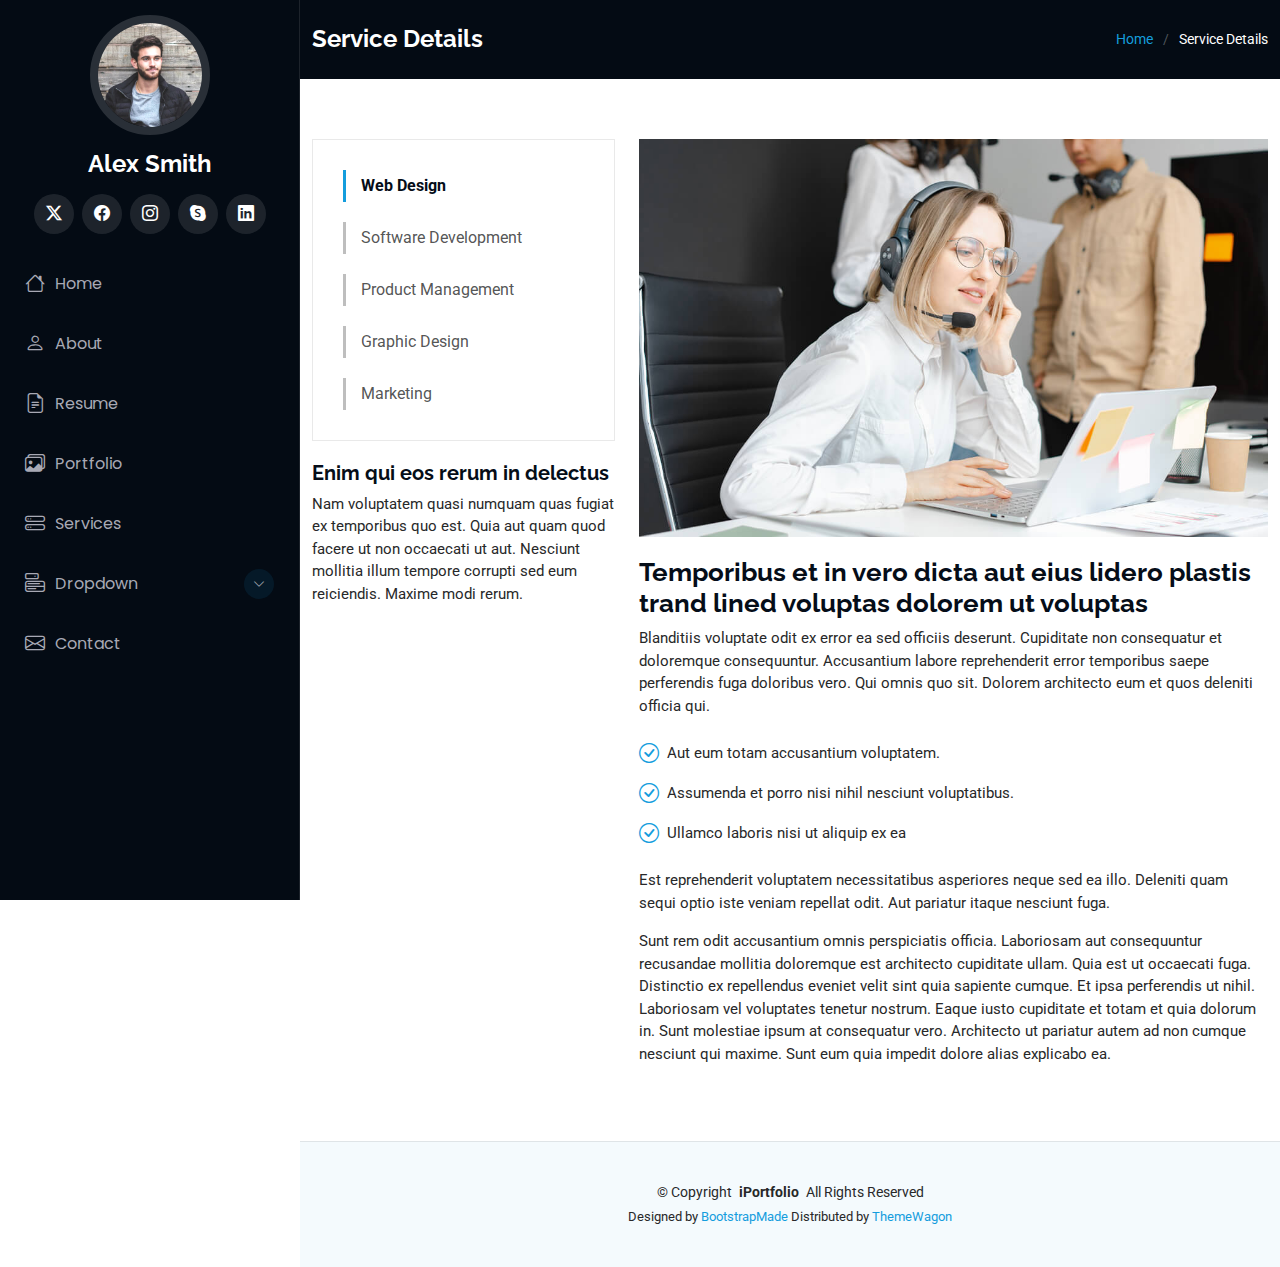
<file: JUNIOR_PROGRA_D_03/service-details.html>
<!DOCTYPE html>
<html lang="en">

<head>
  <meta charset="utf-8">
  <meta content="width=device-width, initial-scale=1.0" name="viewport">
  <title>Service Details - iPortfolio Bootstrap Template</title>
  <meta content="" name="description">
  <meta content="" name="keywords">

  <!-- Favicons -->
  <link href="assets/img/favicon.png" rel="icon">
  <link href="assets/img/apple-touch-icon.png" rel="apple-touch-icon">

  <!-- Fonts -->
  <link href="https://fonts.googleapis.com" rel="preconnect">
  <link href="https://fonts.gstatic.com" rel="preconnect" crossorigin>
  <link href="https://fonts.googleapis.com/css2?family=Roboto:ital,wght@0,100;0,300;0,400;0,500;0,700;0,900;1,100;1,300;1,400;1,500;1,700;1,900&family=Poppins:ital,wght@0,100;0,200;0,300;0,400;0,500;0,600;0,700;0,800;0,900;1,100;1,200;1,300;1,400;1,500;1,600;1,700;1,800;1,900&family=Raleway:ital,wght@0,100;0,200;0,300;0,400;0,500;0,600;0,700;0,800;0,900;1,100;1,200;1,300;1,400;1,500;1,600;1,700;1,800;1,900&display=swap" rel="stylesheet">

  <!-- Vendor CSS Files -->
  <link href="assets/vendor/bootstrap/css/bootstrap.min.css" rel="stylesheet">
  <link href="assets/vendor/bootstrap-icons/bootstrap-icons.css" rel="stylesheet">
  <link href="assets/vendor/aos/aos.css" rel="stylesheet">
  <link href="assets/vendor/glightbox/css/glightbox.min.css" rel="stylesheet">
  <link href="assets/vendor/swiper/swiper-bundle.min.css" rel="stylesheet">

  <!-- Main CSS File -->
  <link href="assets/css/main.css" rel="stylesheet">

  <!-- =======================================================
  * Template Name: iPortfolio
  * Template URL: https://bootstrapmade.com/iportfolio-bootstrap-portfolio-websites-template/
  * Updated: Jun 29 2024 with Bootstrap v5.3.3
  * Author: BootstrapMade.com
  * License: https://bootstrapmade.com/license/
  ======================================================== -->
</head>

<body class="service-details-page">

  <header id="header" class="header dark-background d-flex flex-column">
    <i class="header-toggle d-xl-none bi bi-list"></i>

    <div class="profile-img">
      <img src="assets/img/my-profile-img.jpg" alt="" class="img-fluid rounded-circle">
    </div>

    <a href="index.html" class="logo d-flex align-items-center justify-content-center">
      <!-- Uncomment the line below if you also wish to use an image logo -->
      <!-- <img src="assets/img/logo.png" alt=""> -->
      <h1 class="sitename">Alex Smith</h1>
    </a>

    <div class="social-links text-center">
      <a href="#" class="twitter"><i class="bi bi-twitter-x"></i></a>
      <a href="#" class="facebook"><i class="bi bi-facebook"></i></a>
      <a href="#" class="instagram"><i class="bi bi-instagram"></i></a>
      <a href="#" class="google-plus"><i class="bi bi-skype"></i></a>
      <a href="#" class="linkedin"><i class="bi bi-linkedin"></i></a>
    </div>

    <nav id="navmenu" class="navmenu">
      <ul>
        <li><a href="#hero"><i class="bi bi-house navicon"></i>Home</a></li>
        <li><a href="#about"><i class="bi bi-person navicon"></i> About</a></li>
        <li><a href="#resume"><i class="bi bi-file-earmark-text navicon"></i> Resume</a></li>
        <li><a href="#portfolio"><i class="bi bi-images navicon"></i> Portfolio</a></li>
        <li><a href="#services"><i class="bi bi-hdd-stack navicon"></i> Services</a></li>
        <li class="dropdown"><a href="#"><i class="bi bi-menu-button navicon"></i> <span>Dropdown</span> <i class="bi bi-chevron-down toggle-dropdown"></i></a>
          <ul>
            <li><a href="#">Dropdown 1</a></li>
            <li class="dropdown"><a href="#"><span>Deep Dropdown</span> <i class="bi bi-chevron-down toggle-dropdown"></i></a>
              <ul>
                <li><a href="#">Deep Dropdown 1</a></li>
                <li><a href="#">Deep Dropdown 2</a></li>
                <li><a href="#">Deep Dropdown 3</a></li>
                <li><a href="#">Deep Dropdown 4</a></li>
                <li><a href="#">Deep Dropdown 5</a></li>
              </ul>
            </li>
            <li><a href="#">Dropdown 2</a></li>
            <li><a href="#">Dropdown 3</a></li>
            <li><a href="#">Dropdown 4</a></li>
          </ul>
        </li>
        <li><a href="#contact"><i class="bi bi-envelope navicon"></i> Contact</a></li>
      </ul>
    </nav>

  </header>

  <main class="main">

    <!-- Page Title -->
    <div class="page-title dark-background">
      <div class="container d-lg-flex justify-content-between align-items-center">
        <h1 class="mb-2 mb-lg-0">Service Details</h1>
        <nav class="breadcrumbs">
          <ol>
            <li><a href="index.html">Home</a></li>
            <li class="current">Service Details</li>
          </ol>
        </nav>
      </div>
    </div><!-- End Page Title -->

    <!-- Service Details Section -->
    <section id="service-details" class="service-details section">

      <div class="container">

        <div class="row gy-4">

          <div class="col-lg-4" data-aos="fade-up" data-aos-delay="100">
            <div class="services-list">
              <a href="#" class="active">Web Design</a>
              <a href="#">Software Development</a>
              <a href="#">Product Management</a>
              <a href="#">Graphic Design</a>
              <a href="#">Marketing</a>
            </div>

            <h4>Enim qui eos rerum in delectus</h4>
            <p>Nam voluptatem quasi numquam quas fugiat ex temporibus quo est. Quia aut quam quod facere ut non occaecati ut aut. Nesciunt mollitia illum tempore corrupti sed eum reiciendis. Maxime modi rerum.</p>
          </div>

          <div class="col-lg-8" data-aos="fade-up" data-aos-delay="200">
            <img src="assets/img/services.jpg" alt="" class="img-fluid services-img">
            <h3>Temporibus et in vero dicta aut eius lidero plastis trand lined voluptas dolorem ut voluptas</h3>
            <p>
              Blanditiis voluptate odit ex error ea sed officiis deserunt. Cupiditate non consequatur et doloremque consequuntur. Accusantium labore reprehenderit error temporibus saepe perferendis fuga doloribus vero. Qui omnis quo sit. Dolorem architecto eum et quos deleniti officia qui.
            </p>
            <ul>
              <li><i class="bi bi-check-circle"></i> <span>Aut eum totam accusantium voluptatem.</span></li>
              <li><i class="bi bi-check-circle"></i> <span>Assumenda et porro nisi nihil nesciunt voluptatibus.</span></li>
              <li><i class="bi bi-check-circle"></i> <span>Ullamco laboris nisi ut aliquip ex ea</span></li>
            </ul>
            <p>
              Est reprehenderit voluptatem necessitatibus asperiores neque sed ea illo. Deleniti quam sequi optio iste veniam repellat odit. Aut pariatur itaque nesciunt fuga.
            </p>
            <p>
              Sunt rem odit accusantium omnis perspiciatis officia. Laboriosam aut consequuntur recusandae mollitia doloremque est architecto cupiditate ullam. Quia est ut occaecati fuga. Distinctio ex repellendus eveniet velit sint quia sapiente cumque. Et ipsa perferendis ut nihil. Laboriosam vel voluptates tenetur nostrum. Eaque iusto cupiditate et totam et quia dolorum in. Sunt molestiae ipsum at consequatur vero. Architecto ut pariatur autem ad non cumque nesciunt qui maxime. Sunt eum quia impedit dolore alias explicabo ea.
            </p>
          </div>

        </div>

      </div>

    </section><!-- /Service Details Section -->

  </main>

  <footer id="footer" class="footer position-relative light-background">

    <div class="container">
      <div class="copyright text-center ">
        <p>© <span>Copyright</span> <strong class="px-1 sitename">iPortfolio</strong> <span>All Rights Reserved</span></p>
      </div>
      <div class="credits">
        <!-- All the links in the footer should remain intact. -->
        <!-- You can delete the links only if you've purchased the pro version. -->
        <!-- Licensing information: https://bootstrapmade.com/license/ -->
        <!-- Purchase the pro version with working PHP/AJAX contact form: [buy-url] -->
        Designed by <a href="https://bootstrapmade.com/">BootstrapMade</a> Distributed by <a href="https://themewagon.com">ThemeWagon</a>
      </div>
    </div>

  </footer>

  <!-- Scroll Top -->
  <a href="#" id="scroll-top" class="scroll-top d-flex align-items-center justify-content-center"><i class="bi bi-arrow-up-short"></i></a>

  <!-- Preloader -->
  <div id="preloader"></div>

  <!-- Vendor JS Files -->
  <script src="assets/vendor/bootstrap/js/bootstrap.bundle.min.js"></script>
  <script src="assets/vendor/php-email-form/validate.js"></script>
  <script src="assets/vendor/aos/aos.js"></script>
  <script src="assets/vendor/typed.js/typed.umd.js"></script>
  <script src="assets/vendor/purecounter/purecounter_vanilla.js"></script>
  <script src="assets/vendor/waypoints/noframework.waypoints.js"></script>
  <script src="assets/vendor/glightbox/js/glightbox.min.js"></script>
  <script src="assets/vendor/imagesloaded/imagesloaded.pkgd.min.js"></script>
  <script src="assets/vendor/isotope-layout/isotope.pkgd.min.js"></script>
  <script src="assets/vendor/swiper/swiper-bundle.min.js"></script>

  <!-- Main JS File -->
  <script src="assets/js/main.js"></script>

</body>

</html>
</file>
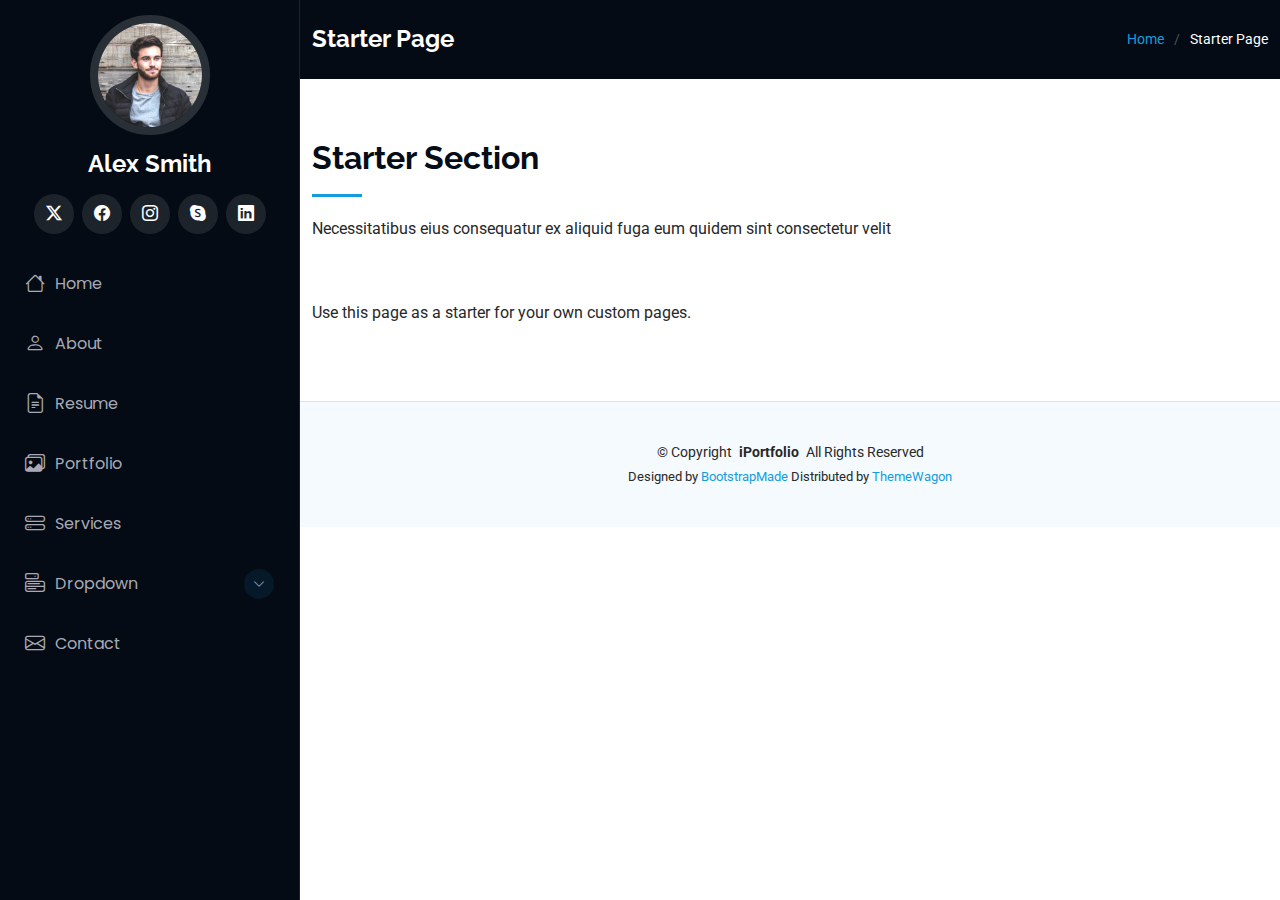
<file: JUNIOR_PROGRA_D_03/starter-page.html>
<!DOCTYPE html>
<html lang="en">

<head>
  <meta charset="utf-8">
  <meta content="width=device-width, initial-scale=1.0" name="viewport">
  <title>Starter Page - iPortfolio Bootstrap Template</title>
  <meta content="" name="description">
  <meta content="" name="keywords">

  <!-- Favicons -->
  <link href="assets/img/favicon.png" rel="icon">
  <link href="assets/img/apple-touch-icon.png" rel="apple-touch-icon">

  <!-- Fonts -->
  <link href="https://fonts.googleapis.com" rel="preconnect">
  <link href="https://fonts.gstatic.com" rel="preconnect" crossorigin>
  <link href="https://fonts.googleapis.com/css2?family=Roboto:ital,wght@0,100;0,300;0,400;0,500;0,700;0,900;1,100;1,300;1,400;1,500;1,700;1,900&family=Poppins:ital,wght@0,100;0,200;0,300;0,400;0,500;0,600;0,700;0,800;0,900;1,100;1,200;1,300;1,400;1,500;1,600;1,700;1,800;1,900&family=Raleway:ital,wght@0,100;0,200;0,300;0,400;0,500;0,600;0,700;0,800;0,900;1,100;1,200;1,300;1,400;1,500;1,600;1,700;1,800;1,900&display=swap" rel="stylesheet">

  <!-- Vendor CSS Files -->
  <link href="assets/vendor/bootstrap/css/bootstrap.min.css" rel="stylesheet">
  <link href="assets/vendor/bootstrap-icons/bootstrap-icons.css" rel="stylesheet">
  <link href="assets/vendor/aos/aos.css" rel="stylesheet">
  <link href="assets/vendor/glightbox/css/glightbox.min.css" rel="stylesheet">
  <link href="assets/vendor/swiper/swiper-bundle.min.css" rel="stylesheet">

  <!-- Main CSS File -->
  <link href="assets/css/main.css" rel="stylesheet">

  <!-- =======================================================
  * Template Name: iPortfolio
  * Template URL: https://bootstrapmade.com/iportfolio-bootstrap-portfolio-websites-template/
  * Updated: Jun 29 2024 with Bootstrap v5.3.3
  * Author: BootstrapMade.com
  * License: https://bootstrapmade.com/license/
  ======================================================== -->
</head>

<body class="starter-page-page">

  <header id="header" class="header dark-background d-flex flex-column">
    <i class="header-toggle d-xl-none bi bi-list"></i>

    <div class="profile-img">
      <img src="assets/img/my-profile-img.jpg" alt="" class="img-fluid rounded-circle">
    </div>

    <a href="index.html" class="logo d-flex align-items-center justify-content-center">
      <!-- Uncomment the line below if you also wish to use an image logo -->
      <!-- <img src="assets/img/logo.png" alt=""> -->
      <h1 class="sitename">Alex Smith</h1>
    </a>

    <div class="social-links text-center">
      <a href="#" class="twitter"><i class="bi bi-twitter-x"></i></a>
      <a href="#" class="facebook"><i class="bi bi-facebook"></i></a>
      <a href="#" class="instagram"><i class="bi bi-instagram"></i></a>
      <a href="#" class="google-plus"><i class="bi bi-skype"></i></a>
      <a href="#" class="linkedin"><i class="bi bi-linkedin"></i></a>
    </div>

    <nav id="navmenu" class="navmenu">
      <ul>
        <li><a href="#hero"><i class="bi bi-house navicon"></i>Home</a></li>
        <li><a href="#about"><i class="bi bi-person navicon"></i> About</a></li>
        <li><a href="#resume"><i class="bi bi-file-earmark-text navicon"></i> Resume</a></li>
        <li><a href="#portfolio"><i class="bi bi-images navicon"></i> Portfolio</a></li>
        <li><a href="#services"><i class="bi bi-hdd-stack navicon"></i> Services</a></li>
        <li class="dropdown"><a href="#"><i class="bi bi-menu-button navicon"></i> <span>Dropdown</span> <i class="bi bi-chevron-down toggle-dropdown"></i></a>
          <ul>
            <li><a href="#">Dropdown 1</a></li>
            <li class="dropdown"><a href="#"><span>Deep Dropdown</span> <i class="bi bi-chevron-down toggle-dropdown"></i></a>
              <ul>
                <li><a href="#">Deep Dropdown 1</a></li>
                <li><a href="#">Deep Dropdown 2</a></li>
                <li><a href="#">Deep Dropdown 3</a></li>
                <li><a href="#">Deep Dropdown 4</a></li>
                <li><a href="#">Deep Dropdown 5</a></li>
              </ul>
            </li>
            <li><a href="#">Dropdown 2</a></li>
            <li><a href="#">Dropdown 3</a></li>
            <li><a href="#">Dropdown 4</a></li>
          </ul>
        </li>
        <li><a href="#contact"><i class="bi bi-envelope navicon"></i> Contact</a></li>
      </ul>
    </nav>

  </header>

  <main class="main">

    <!-- Page Title -->
    <div class="page-title dark-background">
      <div class="container d-lg-flex justify-content-between align-items-center">
        <h1 class="mb-2 mb-lg-0">Starter Page</h1>
        <nav class="breadcrumbs">
          <ol>
            <li><a href="index.html">Home</a></li>
            <li class="current">Starter Page</li>
          </ol>
        </nav>
      </div>
    </div><!-- End Page Title -->

    <!-- Starter Section Section -->
    <section id="starter-section" class="starter-section section">

      <!-- Section Title -->
      <div class="container section-title" data-aos="fade-up">
        <h2>Starter Section</h2>
        <p>Necessitatibus eius consequatur ex aliquid fuga eum quidem sint consectetur velit</p>
      </div><!-- End Section Title -->

      <div class="container" data-aos="fade-up">
        <p>Use this page as a starter for your own custom pages.</p>
      </div>

    </section><!-- /Starter Section Section -->

  </main>

  <footer id="footer" class="footer position-relative light-background">

    <div class="container">
      <div class="copyright text-center ">
        <p>© <span>Copyright</span> <strong class="px-1 sitename">iPortfolio</strong> <span>All Rights Reserved</span></p>
      </div>
      <div class="credits">
        <!-- All the links in the footer should remain intact. -->
        <!-- You can delete the links only if you've purchased the pro version. -->
        <!-- Licensing information: https://bootstrapmade.com/license/ -->
        <!-- Purchase the pro version with working PHP/AJAX contact form: [buy-url] -->
        Designed by <a href="https://bootstrapmade.com/">BootstrapMade</a> Distributed by <a href="https://themewagon.com">ThemeWagon</a>
      </div>
    </div>

  </footer>

  <!-- Scroll Top -->
  <a href="#" id="scroll-top" class="scroll-top d-flex align-items-center justify-content-center"><i class="bi bi-arrow-up-short"></i></a>

  <!-- Preloader -->
  <div id="preloader"></div>

  <!-- Vendor JS Files -->
  <script src="assets/vendor/bootstrap/js/bootstrap.bundle.min.js"></script>
  <script src="assets/vendor/php-email-form/validate.js"></script>
  <script src="assets/vendor/aos/aos.js"></script>
  <script src="assets/vendor/typed.js/typed.umd.js"></script>
  <script src="assets/vendor/purecounter/purecounter_vanilla.js"></script>
  <script src="assets/vendor/waypoints/noframework.waypoints.js"></script>
  <script src="assets/vendor/glightbox/js/glightbox.min.js"></script>
  <script src="assets/vendor/imagesloaded/imagesloaded.pkgd.min.js"></script>
  <script src="assets/vendor/isotope-layout/isotope.pkgd.min.js"></script>
  <script src="assets/vendor/swiper/swiper-bundle.min.js"></script>

  <!-- Main JS File -->
  <script src="assets/js/main.js"></script>

</body>

</html>
</file>
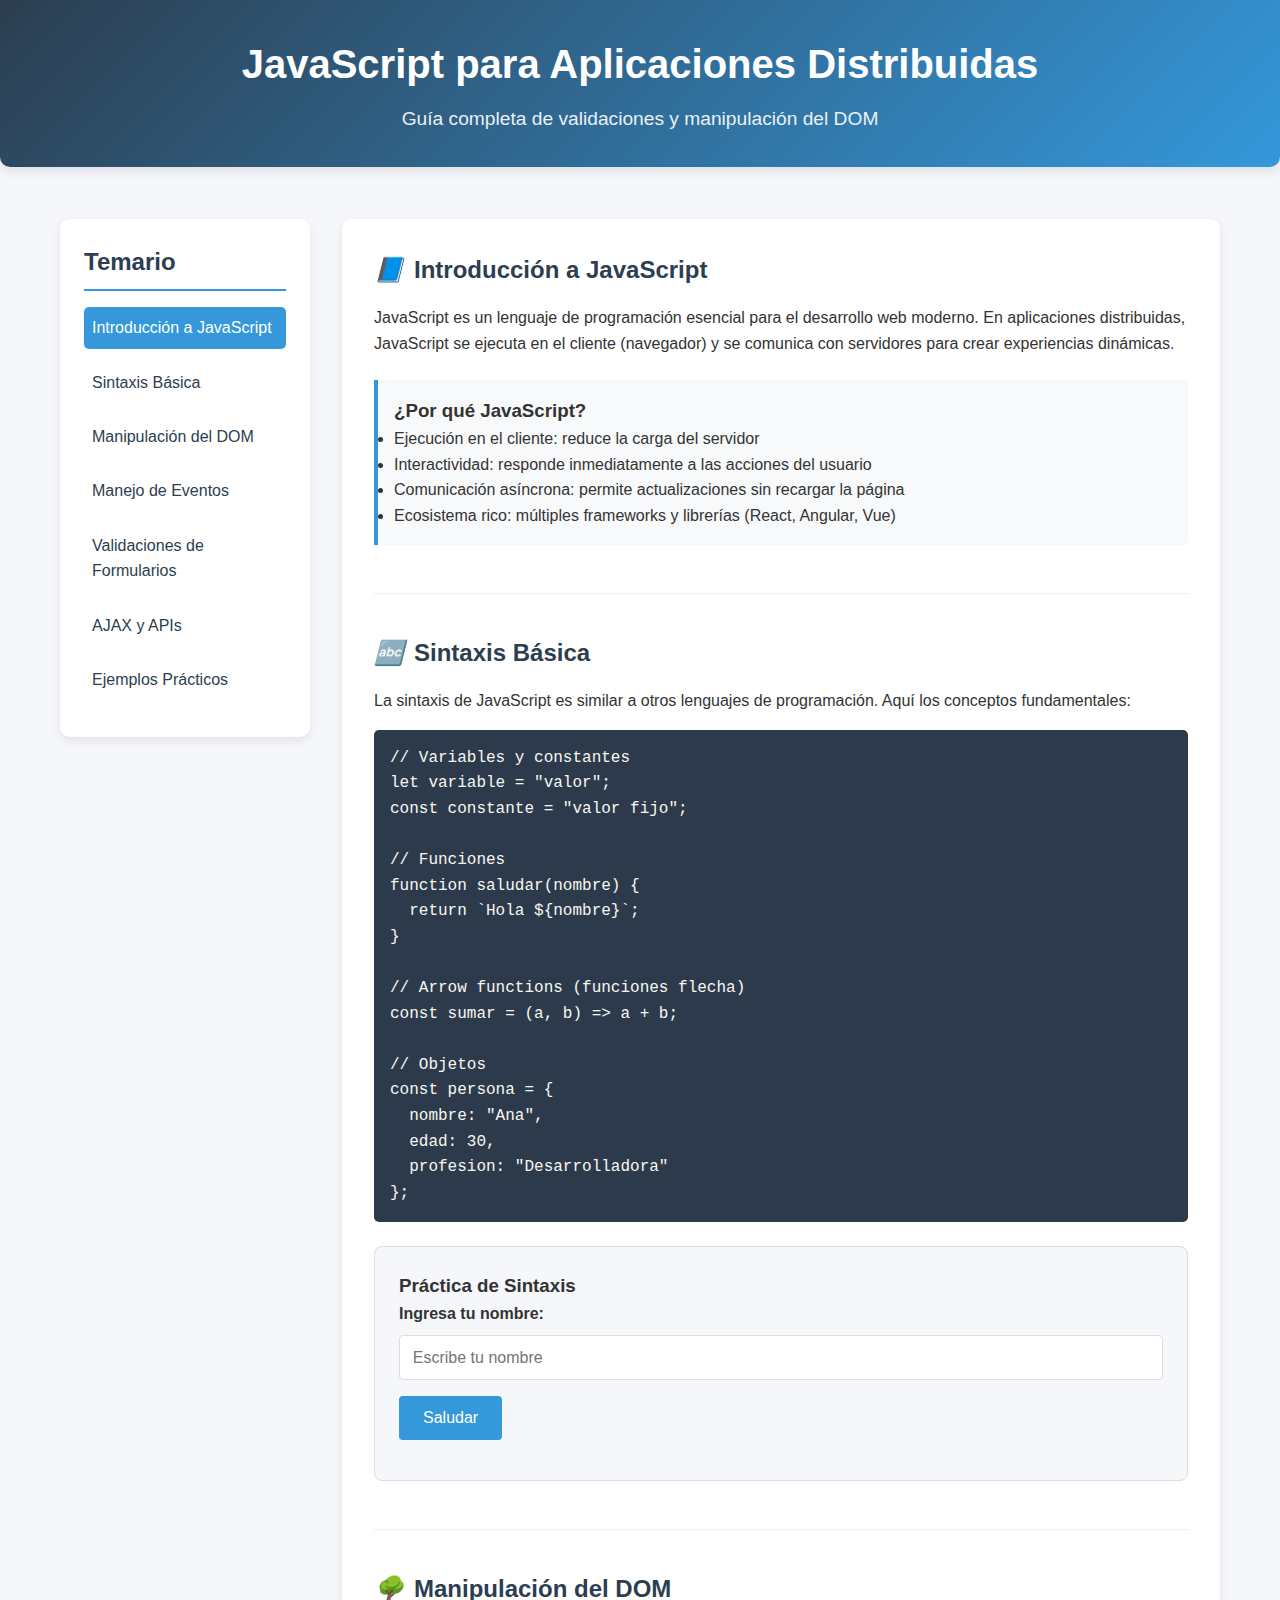
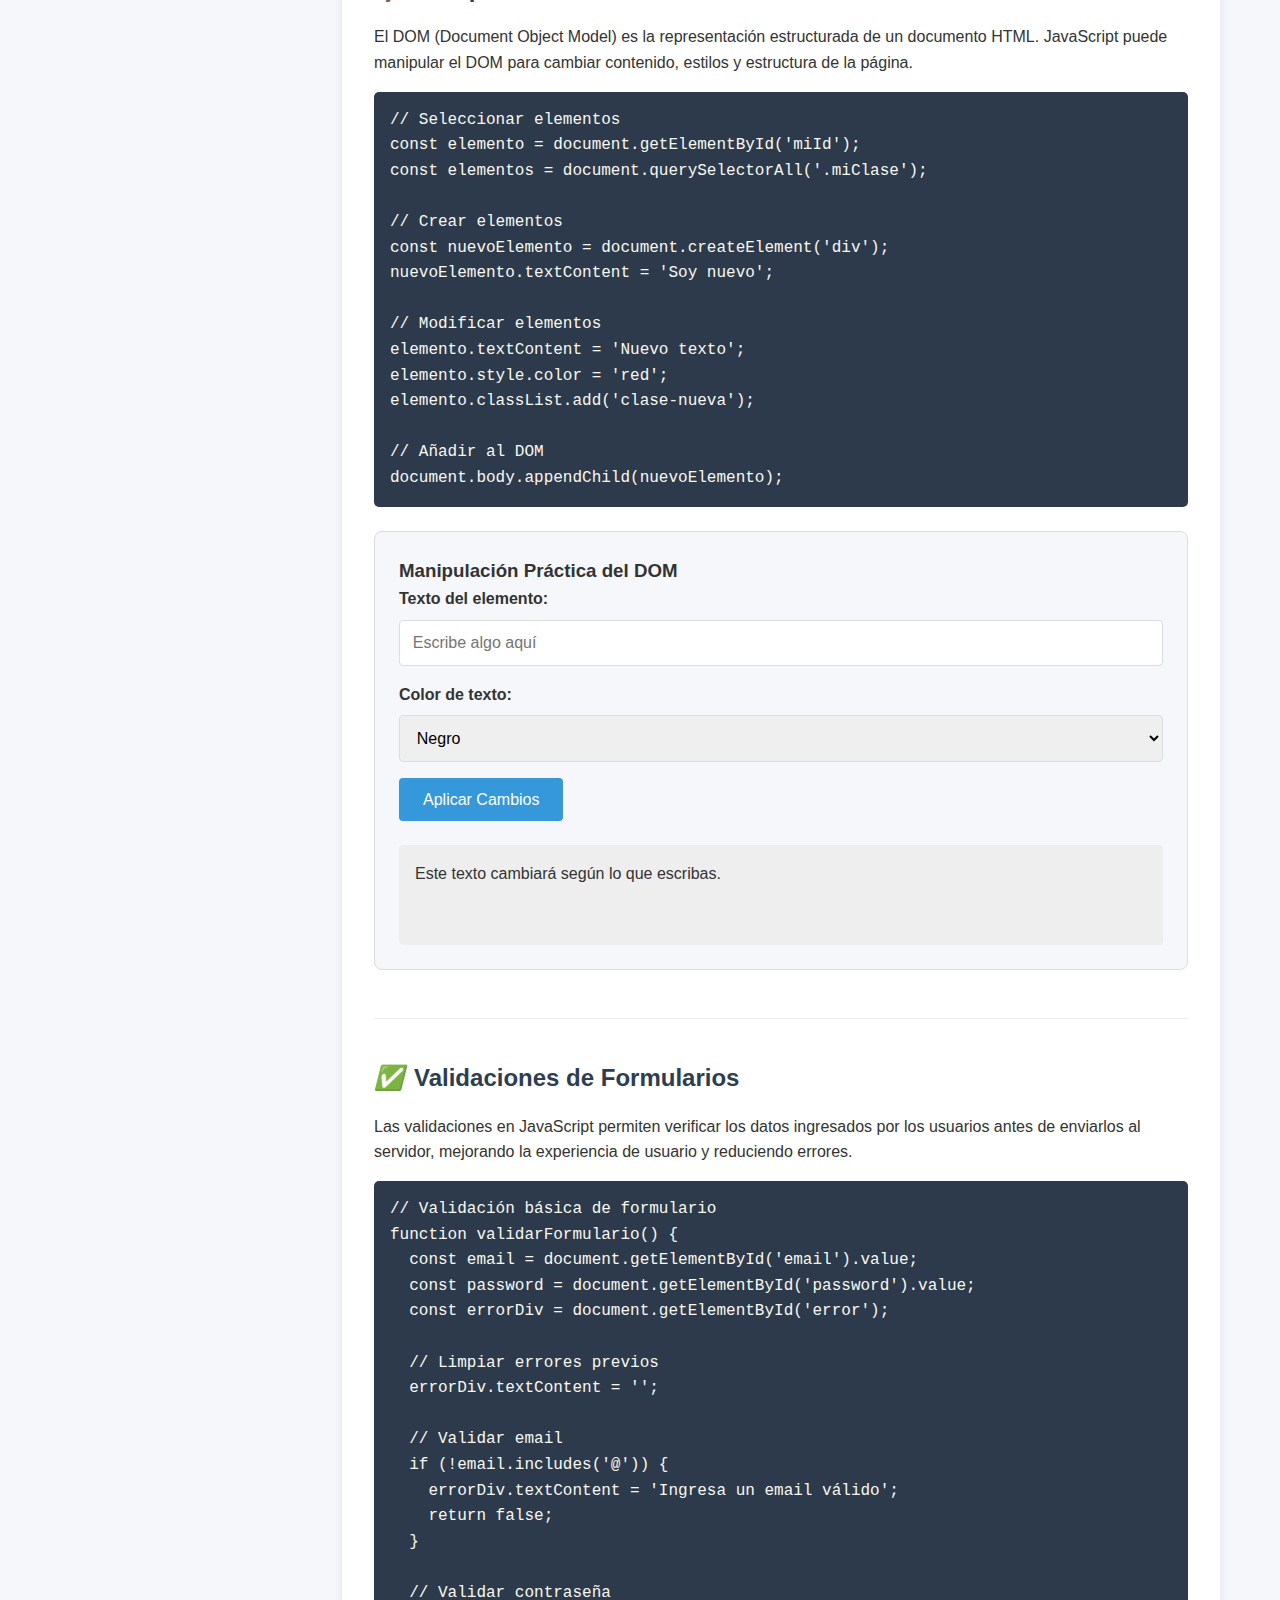
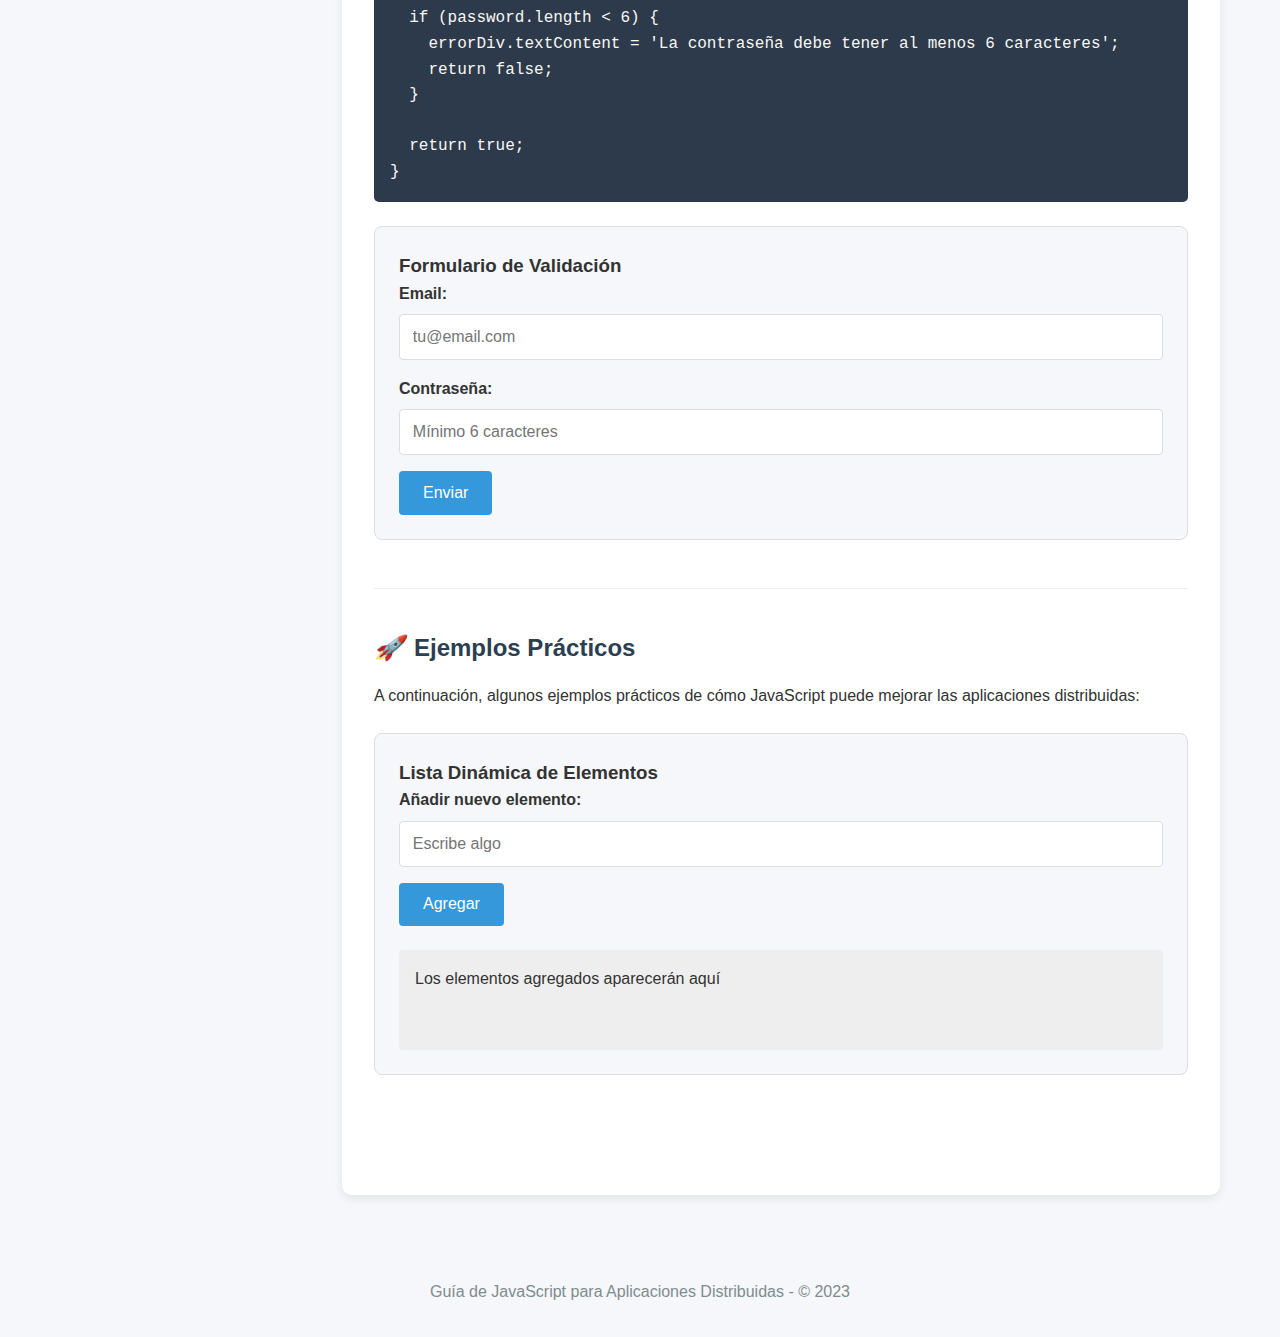
<file: JUNIOR_PROGRA_D_04/aprendiendojs.html>
<!DOCTYPE html>
<html lang="es">
<head>
    <meta charset="UTF-8">
    <meta name="viewport" content="width=device-width, initial-scale=1.0">
    <title>Guía JavaScript - Aplicaciones Distribuidas</title>
    <link rel="stylesheet" href="styles.css">
    <script src="scripts.js" defer></script>
</head>
<body>
    <header>
        <h1>JavaScript para Aplicaciones Distribuidas</h1>
        <p class="subtitle">Guía completa de validaciones y manipulación del DOM</p>
    </header>
    
    <div class="container">
        <aside class="sidebar">
            <h2>Temario</h2>
            <ul>
                <li><a href="#intro" class="active">Introducción a JavaScript</a></li>
                <li><a href="#sintaxis">Sintaxis Básica</a></li>
                <li><a href="#dom">Manipulación del DOM</a></li>
                <li><a href="#eventos">Manejo de Eventos</a></li>
                <li><a href="#validaciones">Validaciones de Formularios</a></li>
                <li><a href="#ajax">AJAX y APIs</a></li>
                <li><a href="#ejemplos">Ejemplos Prácticos</a></li>
            </ul>
        </aside>
        
        <main class="content">
            <section id="intro" class="section">
                <h2><i>📘</i> Introducción a JavaScript</h2>
                <p>JavaScript es un lenguaje de programación esencial para el desarrollo web moderno. En aplicaciones distribuidas, JavaScript se ejecuta en el cliente (navegador) y se comunica con servidores para crear experiencias dinámicas.</p>
                
                <div class="example">
                    <h3>¿Por qué JavaScript?</h3>
                    <ul>
                        <li>Ejecución en el cliente: reduce la carga del servidor</li>
                        <li>Interactividad: responde inmediatamente a las acciones del usuario</li>
                        <li>Comunicación asíncrona: permite actualizaciones sin recargar la página</li>
                        <li>Ecosistema rico: múltiples frameworks y librerías (React, Angular, Vue)</li>
                    </ul>
                </div>
            </section>
            
            <section id="sintaxis" class="section">
                <h2><i>🔤</i> Sintaxis Básica</h2>
                <p>La sintaxis de JavaScript es similar a otros lenguajes de programación. Aquí los conceptos fundamentales:</p>
                
                <div class="code-block">
                    // Variables y constantes<br>
                    let variable = "valor";<br>
                    const constante = "valor fijo";<br><br>
                    
                    // Funciones<br>
                    function saludar(nombre) {<br>
                    &nbsp;&nbsp;return `Hola ${nombre}`;<br>
                    }<br><br>
                    
                    // Arrow functions (funciones flecha)<br>
                    const sumar = (a, b) => a + b;<br><br>
                    
                    // Objetos<br>
                    const persona = {<br>
                    &nbsp;&nbsp;nombre: "Ana",<br>
                    &nbsp;&nbsp;edad: 30,<br>
                    &nbsp;&nbsp;profesion: "Desarrolladora"<br>
                    };
                </div>
                
                <div class="interactive-demo">
                    <h3>Práctica de Sintaxis</h3>
                    <div class="form-group">
                        <label for="nombreInput">Ingresa tu nombre:</label>
                        <input type="text" id="nombreInput" placeholder="Escribe tu nombre">
                    </div>
                    <button onclick="saludarUsuario()">Saludar</button>
                    <div id="saludoOutput" style="margin-top: 1rem; font-weight: bold;"></div>
                </div>
            </section>
            
            <section id="dom" class="section">
                <h2><i>🌳</i> Manipulación del DOM</h2>
                <p>El DOM (Document Object Model) es la representación estructurada de un documento HTML. JavaScript puede manipular el DOM para cambiar contenido, estilos y estructura de la página.</p>
                
                <div class="code-block">
                    // Seleccionar elementos<br>
                    const elemento = document.getElementById('miId');<br>
                    const elementos = document.querySelectorAll('.miClase');<br><br>
                    
                    // Crear elementos<br>
                    const nuevoElemento = document.createElement('div');<br>
                    nuevoElemento.textContent = 'Soy nuevo';<br><br>
                    
                    // Modificar elementos<br>
                    elemento.textContent = 'Nuevo texto';<br>
                    elemento.style.color = 'red';<br>
                    elemento.classList.add('clase-nueva');<br><br>
                    
                    // Añadir al DOM<br>
                    document.body.appendChild(nuevoElemento);
                </div>
                
                <div class="interactive-demo">
                    <h3>Manipulación Práctica del DOM</h3>
                    <div class="form-group">
                        <label for="elementoTexto">Texto del elemento:</label>
                        <input type="text" id="elementoTexto" placeholder="Escribe algo aquí">
                    </div>
                    <div class="form-group">
                        <label for="colorSelect">Color de texto:</label>
                        <select id="colorSelect">
                            <option value="black">Negro</option>
                            <option value="red">Rojo</option>
                            <option value="blue">Azul</option>
                            <option value="green">Verde</option>
                        </select>
                    </div>
                    <button onclick="manipularDOM()">Aplicar Cambios</button>
                    
                    <div class="dom-output">
                        <p id="textoDemo">Este texto cambiará según lo que escribas.</p>
                    </div>
                </div>
            </section>
            
            <section id="validaciones" class="section">
                <h2><i>✅</i> Validaciones de Formularios</h2>
                <p>Las validaciones en JavaScript permiten verificar los datos ingresados por los usuarios antes de enviarlos al servidor, mejorando la experiencia de usuario y reduciendo errores.</p>
                
                <div class="code-block">
                    // Validación básica de formulario<br>
                    function validarFormulario() {<br>
                    &nbsp;&nbsp;const email = document.getElementById('email').value;<br>
                    &nbsp;&nbsp;const password = document.getElementById('password').value;<br>
                    &nbsp;&nbsp;const errorDiv = document.getElementById('error');<br><br>
                    
                    &nbsp;&nbsp;// Limpiar errores previos<br>
                    &nbsp;&nbsp;errorDiv.textContent = '';<br><br>
                    
                    &nbsp;&nbsp;// Validar email<br>
                    &nbsp;&nbsp;if (!email.includes('@')) {<br>
                    &nbsp;&nbsp;&nbsp;&nbsp;errorDiv.textContent = 'Ingresa un email válido';<br>
                    &nbsp;&nbsp;&nbsp;&nbsp;return false;<br>
                    &nbsp;&nbsp;}<br><br>
                    
                    &nbsp;&nbsp;// Validar contraseña<br>
                    &nbsp;&nbsp;if (password.length < 6) {<br>
                    &nbsp;&nbsp;&nbsp;&nbsp;errorDiv.textContent = 'La contraseña debe tener al menos 6 caracteres';<br>
                    &nbsp;&nbsp;&nbsp;&nbsp;return false;<br>
                    &nbsp;&nbsp;}<br><br>
                    
                    &nbsp;&nbsp;return true;<br>
                    }
                </div>
                
                <div class="interactive-demo">
                    <h3>Formulario de Validación</h3>
                    <form id="demoForm" onsubmit="return validarFormularioDemo()">
                        <div class="form-group">
                            <label for="email">Email:</label>
                            <input type="text" id="email" placeholder="tu@email.com">
                            <div id="emailError" class="error">Por favor ingresa un email válido</div>
                        </div>
                        
                        <div class="form-group">
                            <label for="password">Contraseña:</label>
                            <input type="password" id="password" placeholder="Mínimo 6 caracteres">
                            <div id="passwordError" class="error">La contraseña debe tener al menos 6 caracteres</div>
                        </div>
                        
                        <button type="submit">Enviar</button>
                    </form>
                    
                    <div id="formSuccess" class="success-message">
                        ¡Formulario validado correctamente!
                    </div>
                </div>
            </section>
            
            <section id="ejemplos" class="section">
                <h2><i>🚀</i> Ejemplos Prácticos</h2>
                <p>A continuación, algunos ejemplos prácticos de cómo JavaScript puede mejorar las aplicaciones distribuidas:</p>
                
                <div class="interactive-demo">
                    <h3>Lista Dinámica de Elementos</h3>
                    <div class="form-group">
                        <label for="nuevoElemento">Añadir nuevo elemento:</label>
                        <input type="text" id="nuevoElemento" placeholder="Escribe algo">
                    </div>
                    <button onclick="agregarElemento()">Agregar</button>
                    
                    <div id="listaElementos" class="dom-output">
                        <p>Los elementos agregados aparecerán aquí</p>
                    </div>
                </div>
            </section>
        </main>
    </div>
    
    <footer>
        <p>Guía de JavaScript para Aplicaciones Distribuidas - © 2023</p>
    </footer>


</body>
</html>
</file>
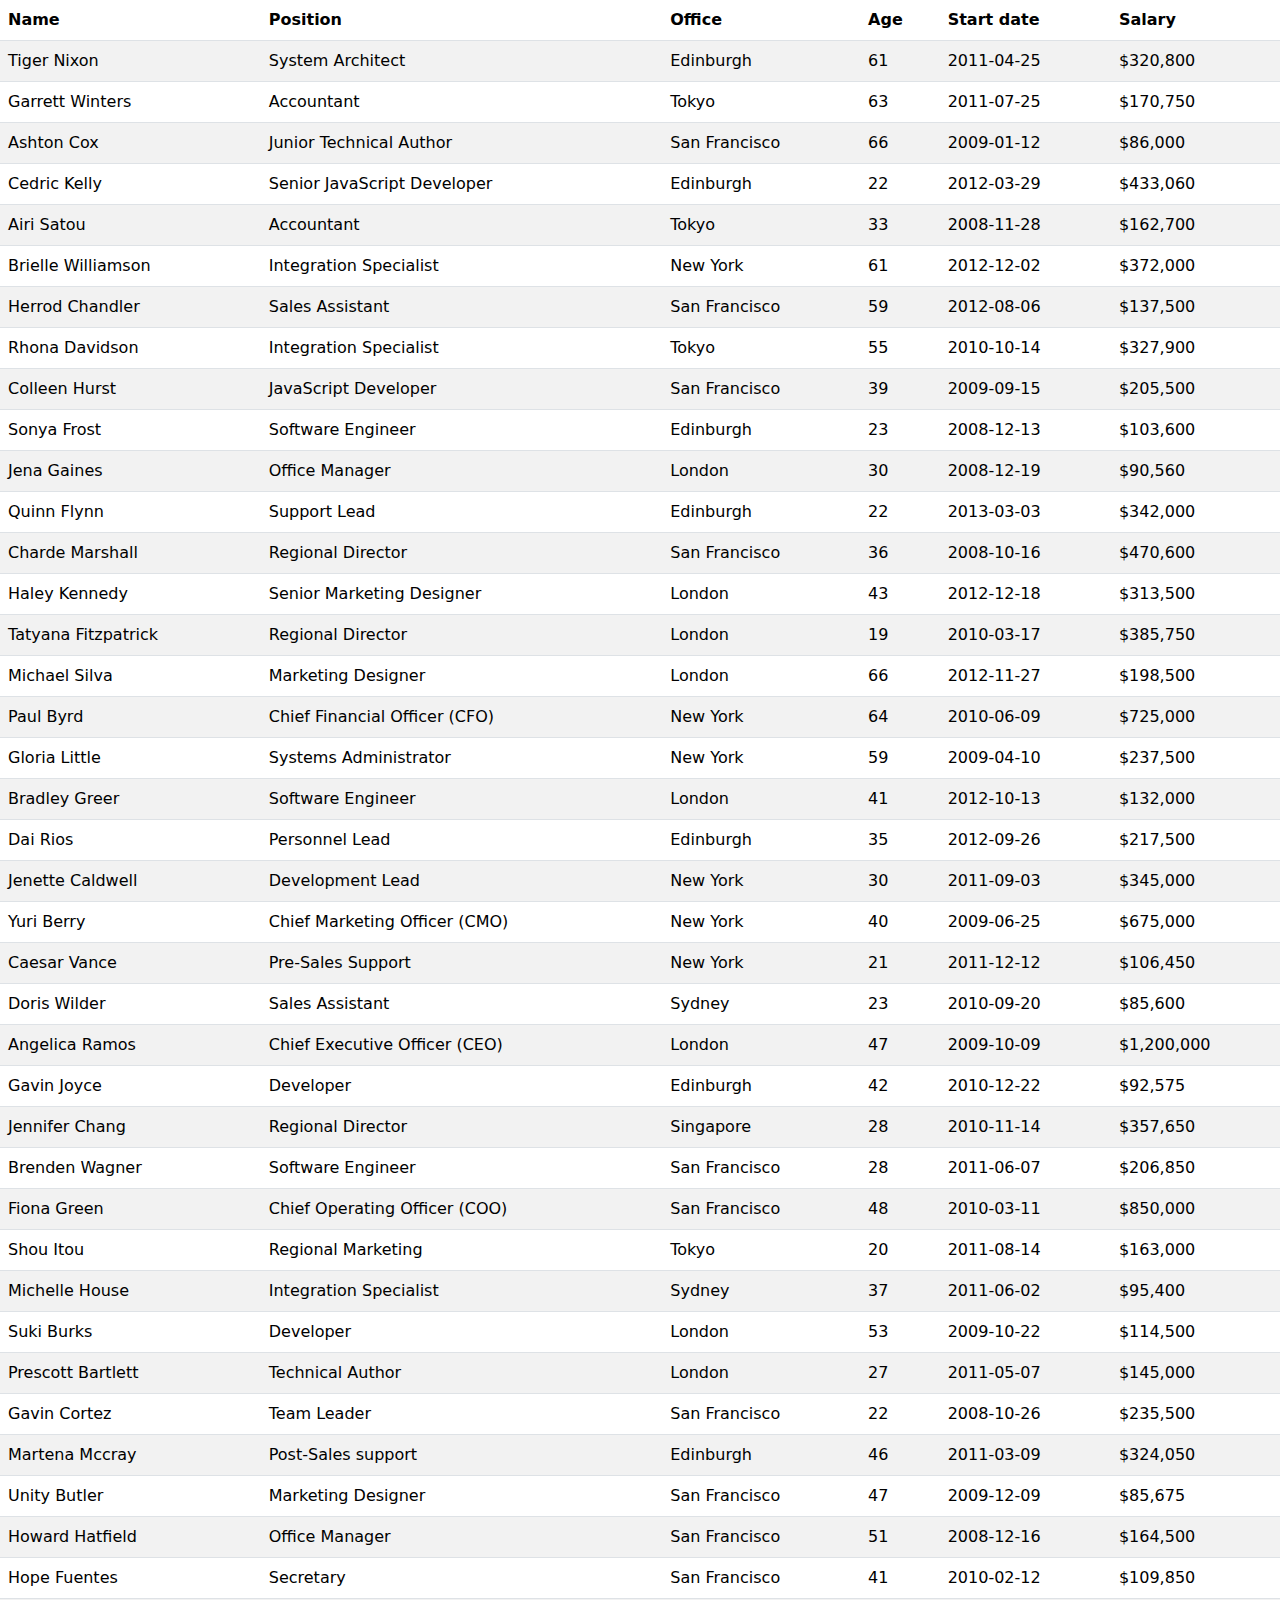
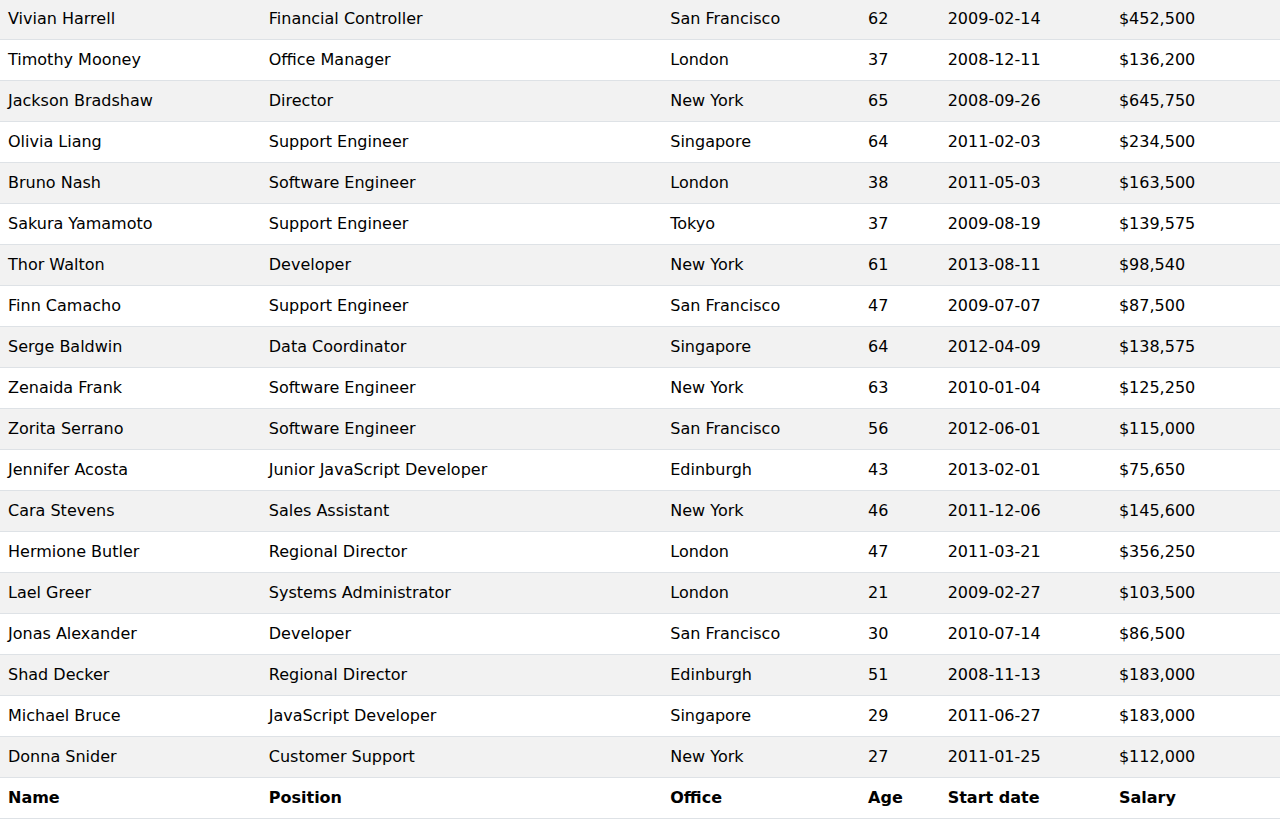
<file: JUNIOR_PROGRA_D_04/datatables.html>
<!DOCTYPE html>
<html lang="en">
<head>
    <meta charset="UTF-8">
    <meta name="viewport" content="width=device-width, initial-scale=1.0">
    <title>Document</title>

    <link rel="stylesheet" href="https://cdnjs.cloudflare.com/ajax/libs/twitter-bootstrap/5.3.3/css/bootstrap.min.css">
    <link rel="stylesheet" href="https://cdn.datatables.net/2.3.4/css/dataTables.bootstrap5.css">   
</head>
<body>
    

<table id="example" class="table table-striped">
        <thead>
            <tr>
                <th>Name</th>
                <th>Position</th>
                <th>Office</th>
                <th>Age</th>
                <th>Start date</th>
                <th>Salary</th>
            </tr>
        </thead>
        <tbody>
            <tr>
                <td>Tiger Nixon</td>
                <td>System Architect</td>
                <td>Edinburgh</td>
                <td>61</td>
                <td>2011-04-25</td>
                <td>$320,800</td>
            </tr>
            <tr>
                <td>Garrett Winters</td>
                <td>Accountant</td>
                <td>Tokyo</td>
                <td>63</td>
                <td>2011-07-25</td>
                <td>$170,750</td>
            </tr>
            <tr>
                <td>Ashton Cox</td>
                <td>Junior Technical Author</td>
                <td>San Francisco</td>
                <td>66</td>
                <td>2009-01-12</td>
                <td>$86,000</td>
            </tr>
            <tr>
                <td>Cedric Kelly</td>
                <td>Senior JavaScript Developer</td>
                <td>Edinburgh</td>
                <td>22</td>
                <td>2012-03-29</td>
                <td>$433,060</td>
            </tr>
            <tr>
                <td>Airi Satou</td>
                <td>Accountant</td>
                <td>Tokyo</td>
                <td>33</td>
                <td>2008-11-28</td>
                <td>$162,700</td>
            </tr>
            <tr>
                <td>Brielle Williamson</td>
                <td>Integration Specialist</td>
                <td>New York</td>
                <td>61</td>
                <td>2012-12-02</td>
                <td>$372,000</td>
            </tr>
            <tr>
                <td>Herrod Chandler</td>
                <td>Sales Assistant</td>
                <td>San Francisco</td>
                <td>59</td>
                <td>2012-08-06</td>
                <td>$137,500</td>
            </tr>
            <tr>
                <td>Rhona Davidson</td>
                <td>Integration Specialist</td>
                <td>Tokyo</td>
                <td>55</td>
                <td>2010-10-14</td>
                <td>$327,900</td>
            </tr>
            <tr>
                <td>Colleen Hurst</td>
                <td>JavaScript Developer</td>
                <td>San Francisco</td>
                <td>39</td>
                <td>2009-09-15</td>
                <td>$205,500</td>
            </tr>
            <tr>
                <td>Sonya Frost</td>
                <td>Software Engineer</td>
                <td>Edinburgh</td>
                <td>23</td>
                <td>2008-12-13</td>
                <td>$103,600</td>
            </tr>
            <tr>
                <td>Jena Gaines</td>
                <td>Office Manager</td>
                <td>London</td>
                <td>30</td>
                <td>2008-12-19</td>
                <td>$90,560</td>
            </tr>
            <tr>
                <td>Quinn Flynn</td>
                <td>Support Lead</td>
                <td>Edinburgh</td>
                <td>22</td>
                <td>2013-03-03</td>
                <td>$342,000</td>
            </tr>
            <tr>
                <td>Charde Marshall</td>
                <td>Regional Director</td>
                <td>San Francisco</td>
                <td>36</td>
                <td>2008-10-16</td>
                <td>$470,600</td>
            </tr>
            <tr>
                <td>Haley Kennedy</td>
                <td>Senior Marketing Designer</td>
                <td>London</td>
                <td>43</td>
                <td>2012-12-18</td>
                <td>$313,500</td>
            </tr>
            <tr>
                <td>Tatyana Fitzpatrick</td>
                <td>Regional Director</td>
                <td>London</td>
                <td>19</td>
                <td>2010-03-17</td>
                <td>$385,750</td>
            </tr>
            <tr>
                <td>Michael Silva</td>
                <td>Marketing Designer</td>
                <td>London</td>
                <td>66</td>
                <td>2012-11-27</td>
                <td>$198,500</td>
            </tr>
            <tr>
                <td>Paul Byrd</td>
                <td>Chief Financial Officer (CFO)</td>
                <td>New York</td>
                <td>64</td>
                <td>2010-06-09</td>
                <td>$725,000</td>
            </tr>
            <tr>
                <td>Gloria Little</td>
                <td>Systems Administrator</td>
                <td>New York</td>
                <td>59</td>
                <td>2009-04-10</td>
                <td>$237,500</td>
            </tr>
            <tr>
                <td>Bradley Greer</td>
                <td>Software Engineer</td>
                <td>London</td>
                <td>41</td>
                <td>2012-10-13</td>
                <td>$132,000</td>
            </tr>
            <tr>
                <td>Dai Rios</td>
                <td>Personnel Lead</td>
                <td>Edinburgh</td>
                <td>35</td>
                <td>2012-09-26</td>
                <td>$217,500</td>
            </tr>
            <tr>
                <td>Jenette Caldwell</td>
                <td>Development Lead</td>
                <td>New York</td>
                <td>30</td>
                <td>2011-09-03</td>
                <td>$345,000</td>
            </tr>
            <tr>
                <td>Yuri Berry</td>
                <td>Chief Marketing Officer (CMO)</td>
                <td>New York</td>
                <td>40</td>
                <td>2009-06-25</td>
                <td>$675,000</td>
            </tr>
            <tr>
                <td>Caesar Vance</td>
                <td>Pre-Sales Support</td>
                <td>New York</td>
                <td>21</td>
                <td>2011-12-12</td>
                <td>$106,450</td>
            </tr>
            <tr>
                <td>Doris Wilder</td>
                <td>Sales Assistant</td>
                <td>Sydney</td>
                <td>23</td>
                <td>2010-09-20</td>
                <td>$85,600</td>
            </tr>
            <tr>
                <td>Angelica Ramos</td>
                <td>Chief Executive Officer (CEO)</td>
                <td>London</td>
                <td>47</td>
                <td>2009-10-09</td>
                <td>$1,200,000</td>
            </tr>
            <tr>
                <td>Gavin Joyce</td>
                <td>Developer</td>
                <td>Edinburgh</td>
                <td>42</td>
                <td>2010-12-22</td>
                <td>$92,575</td>
            </tr>
            <tr>
                <td>Jennifer Chang</td>
                <td>Regional Director</td>
                <td>Singapore</td>
                <td>28</td>
                <td>2010-11-14</td>
                <td>$357,650</td>
            </tr>
            <tr>
                <td>Brenden Wagner</td>
                <td>Software Engineer</td>
                <td>San Francisco</td>
                <td>28</td>
                <td>2011-06-07</td>
                <td>$206,850</td>
            </tr>
            <tr>
                <td>Fiona Green</td>
                <td>Chief Operating Officer (COO)</td>
                <td>San Francisco</td>
                <td>48</td>
                <td>2010-03-11</td>
                <td>$850,000</td>
            </tr>
            <tr>
                <td>Shou Itou</td>
                <td>Regional Marketing</td>
                <td>Tokyo</td>
                <td>20</td>
                <td>2011-08-14</td>
                <td>$163,000</td>
            </tr>
            <tr>
                <td>Michelle House</td>
                <td>Integration Specialist</td>
                <td>Sydney</td>
                <td>37</td>
                <td>2011-06-02</td>
                <td>$95,400</td>
            </tr>
            <tr>
                <td>Suki Burks</td>
                <td>Developer</td>
                <td>London</td>
                <td>53</td>
                <td>2009-10-22</td>
                <td>$114,500</td>
            </tr>
            <tr>
                <td>Prescott Bartlett</td>
                <td>Technical Author</td>
                <td>London</td>
                <td>27</td>
                <td>2011-05-07</td>
                <td>$145,000</td>
            </tr>
            <tr>
                <td>Gavin Cortez</td>
                <td>Team Leader</td>
                <td>San Francisco</td>
                <td>22</td>
                <td>2008-10-26</td>
                <td>$235,500</td>
            </tr>
            <tr>
                <td>Martena Mccray</td>
                <td>Post-Sales support</td>
                <td>Edinburgh</td>
                <td>46</td>
                <td>2011-03-09</td>
                <td>$324,050</td>
            </tr>
            <tr>
                <td>Unity Butler</td>
                <td>Marketing Designer</td>
                <td>San Francisco</td>
                <td>47</td>
                <td>2009-12-09</td>
                <td>$85,675</td>
            </tr>
            <tr>
                <td>Howard Hatfield</td>
                <td>Office Manager</td>
                <td>San Francisco</td>
                <td>51</td>
                <td>2008-12-16</td>
                <td>$164,500</td>
            </tr>
            <tr>
                <td>Hope Fuentes</td>
                <td>Secretary</td>
                <td>San Francisco</td>
                <td>41</td>
                <td>2010-02-12</td>
                <td>$109,850</td>
            </tr>
            <tr>
                <td>Vivian Harrell</td>
                <td>Financial Controller</td>
                <td>San Francisco</td>
                <td>62</td>
                <td>2009-02-14</td>
                <td>$452,500</td>
            </tr>
            <tr>
                <td>Timothy Mooney</td>
                <td>Office Manager</td>
                <td>London</td>
                <td>37</td>
                <td>2008-12-11</td>
                <td>$136,200</td>
            </tr>
            <tr>
                <td>Jackson Bradshaw</td>
                <td>Director</td>
                <td>New York</td>
                <td>65</td>
                <td>2008-09-26</td>
                <td>$645,750</td>
            </tr>
            <tr>
                <td>Olivia Liang</td>
                <td>Support Engineer</td>
                <td>Singapore</td>
                <td>64</td>
                <td>2011-02-03</td>
                <td>$234,500</td>
            </tr>
            <tr>
                <td>Bruno Nash</td>
                <td>Software Engineer</td>
                <td>London</td>
                <td>38</td>
                <td>2011-05-03</td>
                <td>$163,500</td>
            </tr>
            <tr>
                <td>Sakura Yamamoto</td>
                <td>Support Engineer</td>
                <td>Tokyo</td>
                <td>37</td>
                <td>2009-08-19</td>
                <td>$139,575</td>
            </tr>
            <tr>
                <td>Thor Walton</td>
                <td>Developer</td>
                <td>New York</td>
                <td>61</td>
                <td>2013-08-11</td>
                <td>$98,540</td>
            </tr>
            <tr>
                <td>Finn Camacho</td>
                <td>Support Engineer</td>
                <td>San Francisco</td>
                <td>47</td>
                <td>2009-07-07</td>
                <td>$87,500</td>
            </tr>
            <tr>
                <td>Serge Baldwin</td>
                <td>Data Coordinator</td>
                <td>Singapore</td>
                <td>64</td>
                <td>2012-04-09</td>
                <td>$138,575</td>
            </tr>
            <tr>
                <td>Zenaida Frank</td>
                <td>Software Engineer</td>
                <td>New York</td>
                <td>63</td>
                <td>2010-01-04</td>
                <td>$125,250</td>
            </tr>
            <tr>
                <td>Zorita Serrano</td>
                <td>Software Engineer</td>
                <td>San Francisco</td>
                <td>56</td>
                <td>2012-06-01</td>
                <td>$115,000</td>
            </tr>
            <tr>
                <td>Jennifer Acosta</td>
                <td>Junior JavaScript Developer</td>
                <td>Edinburgh</td>
                <td>43</td>
                <td>2013-02-01</td>
                <td>$75,650</td>
            </tr>
            <tr>
                <td>Cara Stevens</td>
                <td>Sales Assistant</td>
                <td>New York</td>
                <td>46</td>
                <td>2011-12-06</td>
                <td>$145,600</td>
            </tr>
            <tr>
                <td>Hermione Butler</td>
                <td>Regional Director</td>
                <td>London</td>
                <td>47</td>
                <td>2011-03-21</td>
                <td>$356,250</td>
            </tr>
            <tr>
                <td>Lael Greer</td>
                <td>Systems Administrator</td>
                <td>London</td>
                <td>21</td>
                <td>2009-02-27</td>
                <td>$103,500</td>
            </tr>
            <tr>
                <td>Jonas Alexander</td>
                <td>Developer</td>
                <td>San Francisco</td>
                <td>30</td>
                <td>2010-07-14</td>
                <td>$86,500</td>
            </tr>
            <tr>
                <td>Shad Decker</td>
                <td>Regional Director</td>
                <td>Edinburgh</td>
                <td>51</td>
                <td>2008-11-13</td>
                <td>$183,000</td>
            </tr>
            <tr>
                <td>Michael Bruce</td>
                <td>JavaScript Developer</td>
                <td>Singapore</td>
                <td>29</td>
                <td>2011-06-27</td>
                <td>$183,000</td>
            </tr>
            <tr>
                <td>Donna Snider</td>
                <td>Customer Support</td>
                <td>New York</td>
                <td>27</td>
                <td>2011-01-25</td>
                <td>$112,000</td>
            </tr>
        </tbody>
        <tfoot>
            <tr>
                <th>Name</th>
                <th>Position</th>
                <th>Office</th>
                <th>Age</th>
                <th>Start date</th>
                <th>Salary</th>
            </tr>
        </tfoot>
    </table>



<script src="https://code.jquery.com/jquery-3.7.1.js"></script>
<script src="https://cdnjs.cloudflare.com/ajax/libs/twitter-bootstrap/5.3.3/js/bootstrap.bundle.min.js"></script>
<script src="https://cdn.datatables.net/2.3.4/js/dataTables.js"></script>
<script src="https://cdn.datatables.net/2.3.4/js/dataTables.bootstrap5.js"></script>
<script>
    $(document).ready(function () {
        $('#example').DataTable();
    });
</script>
</body>
</html>
</file>
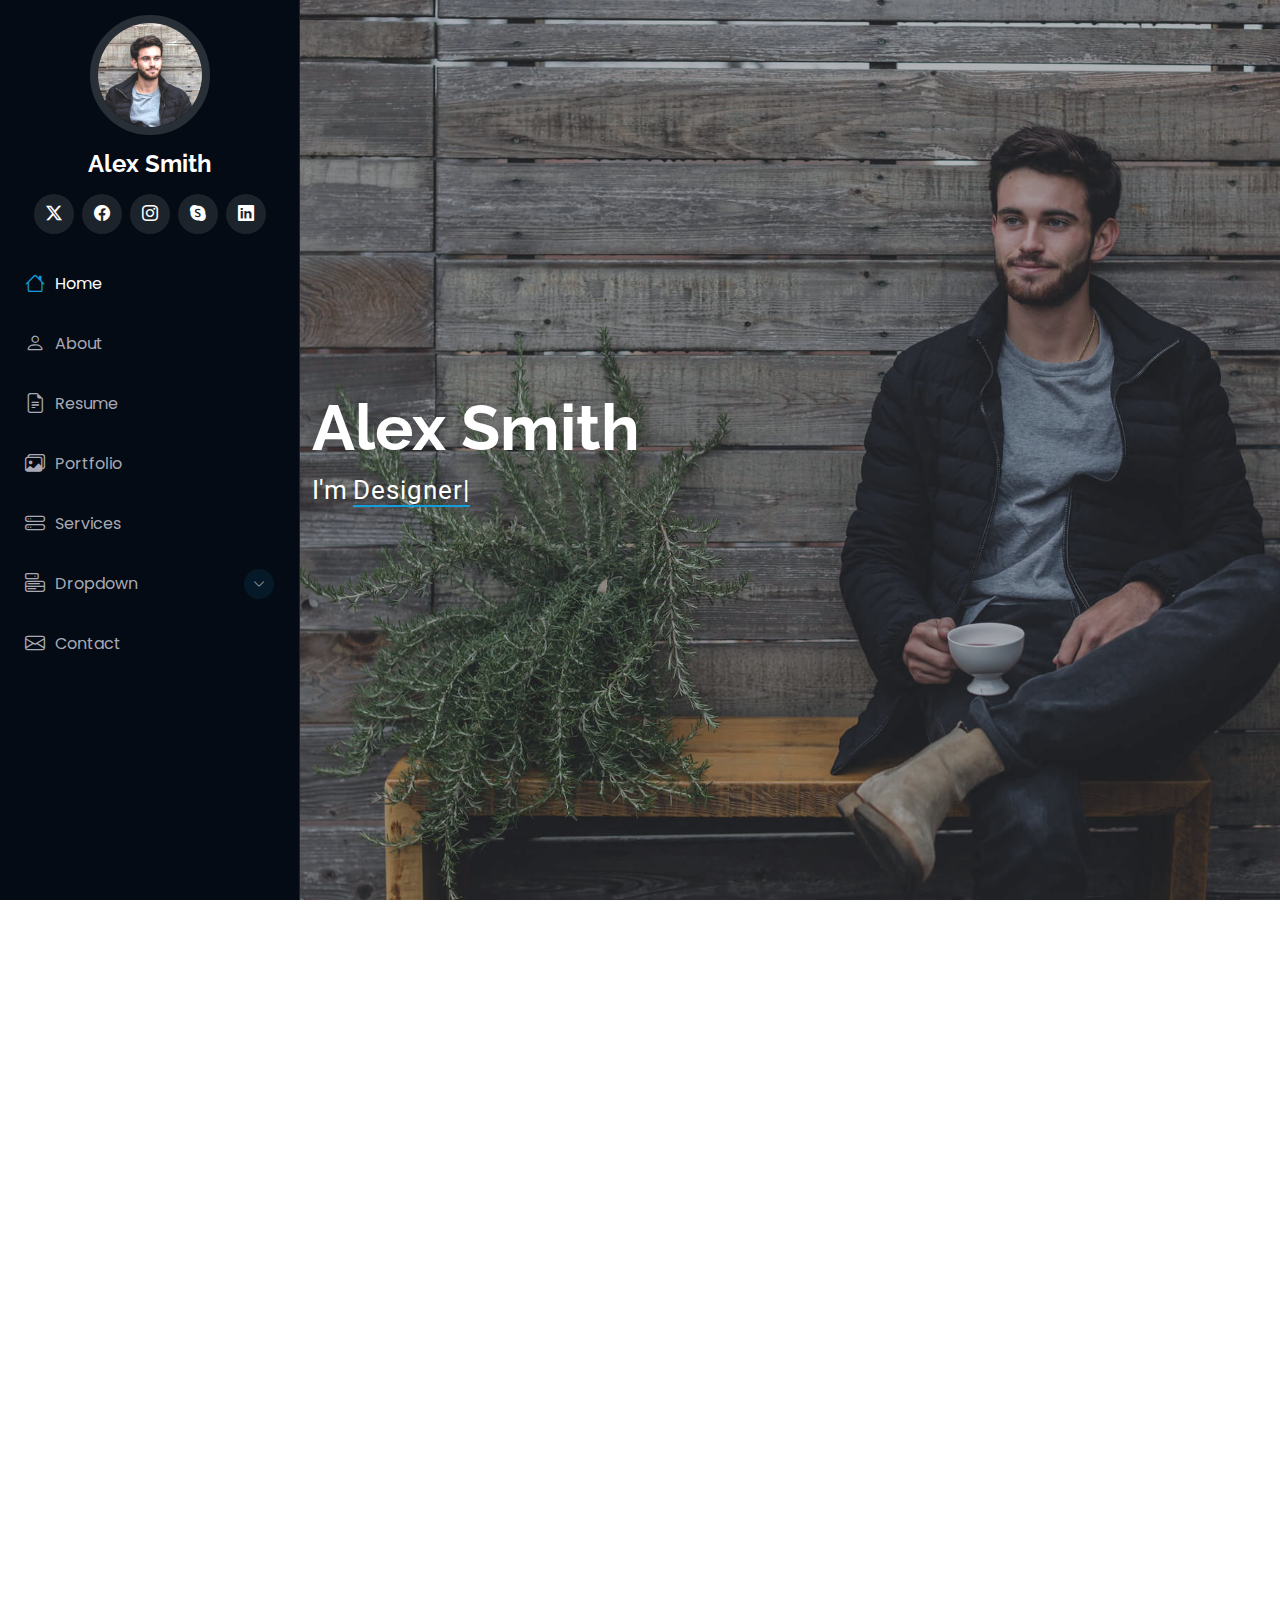
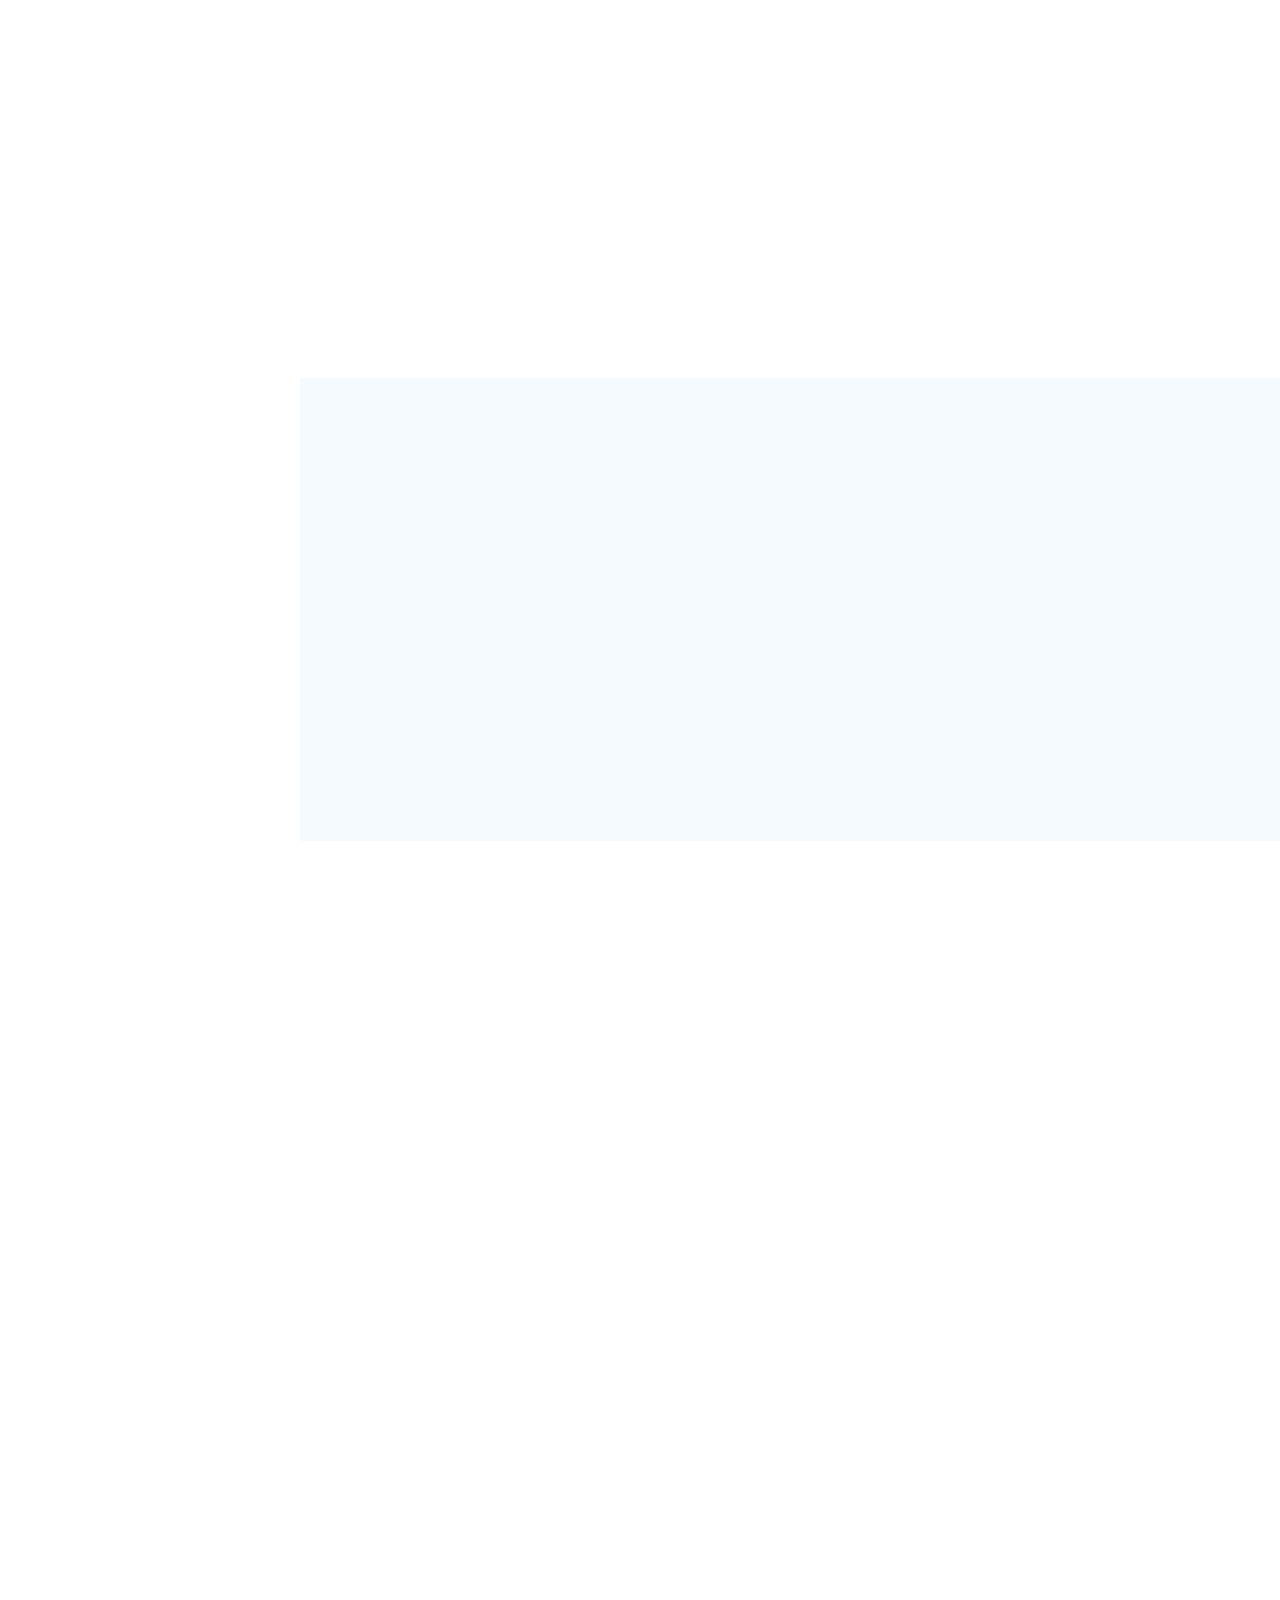
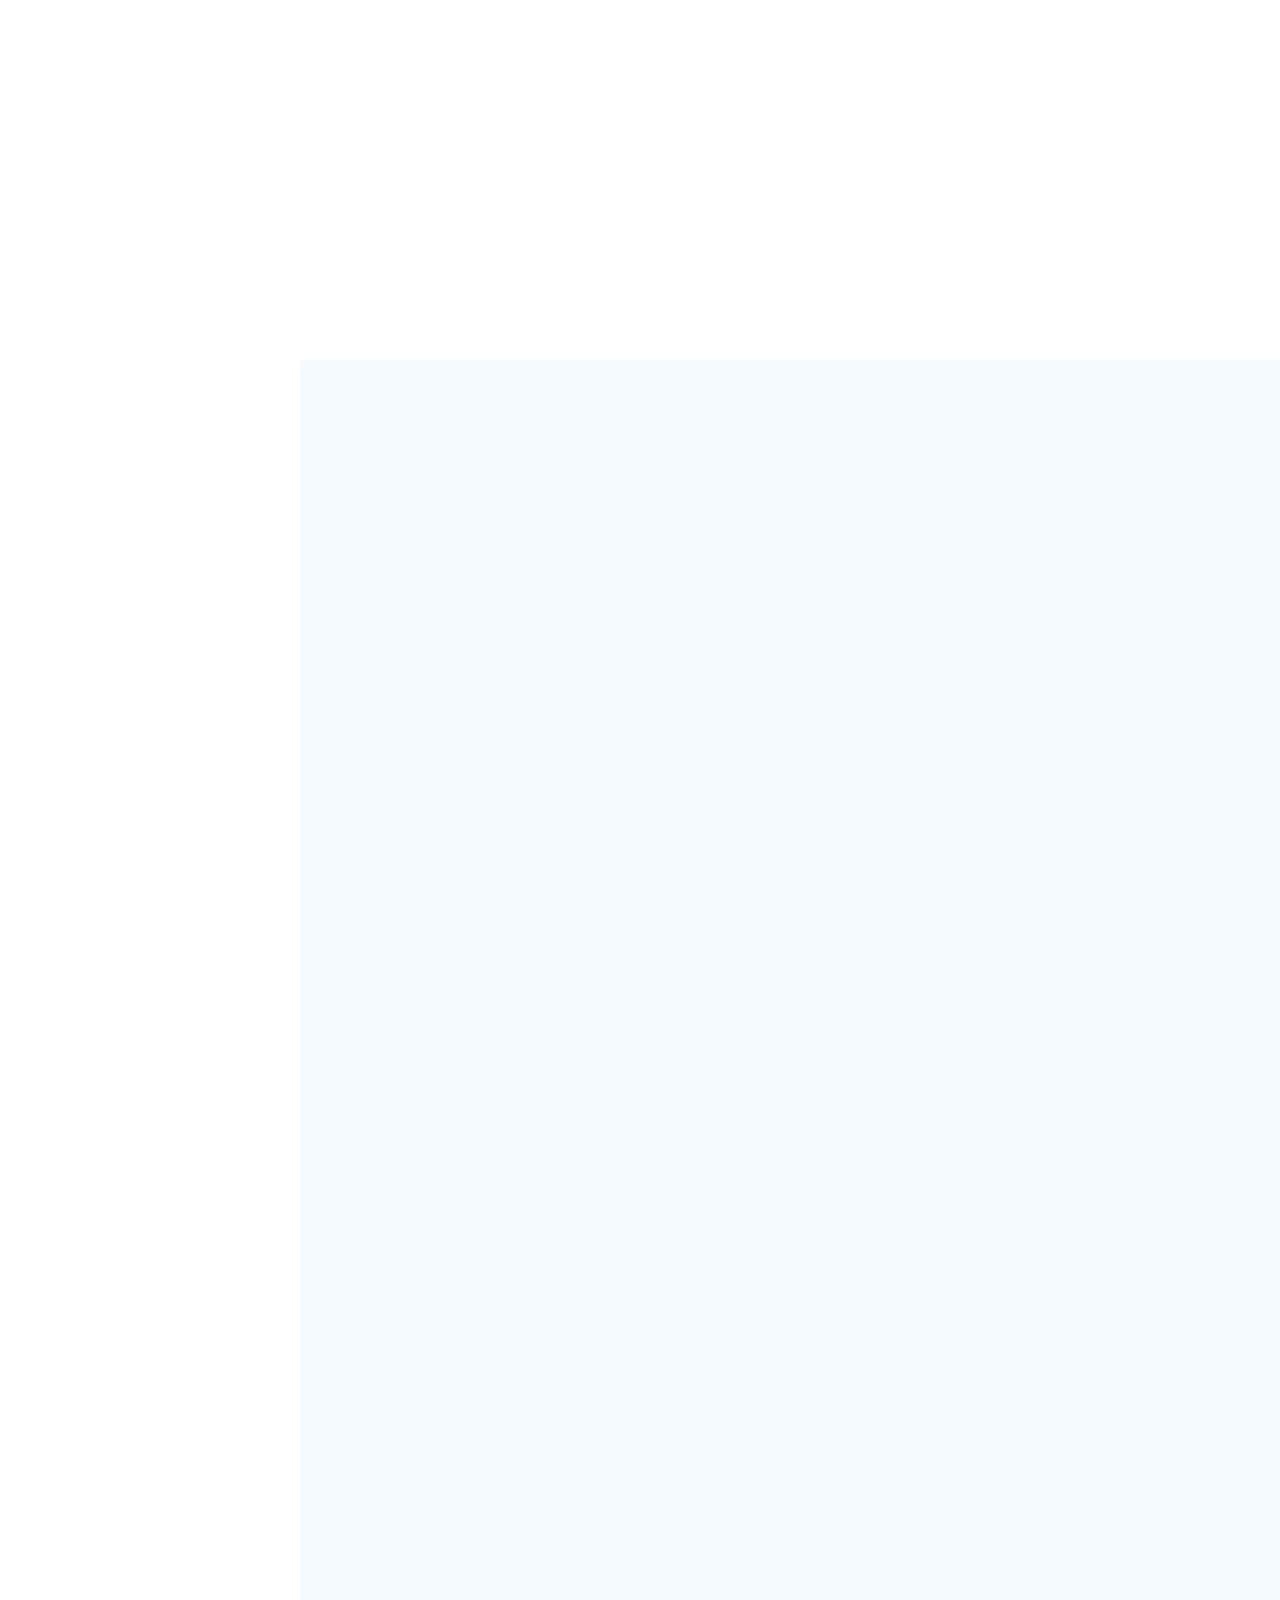
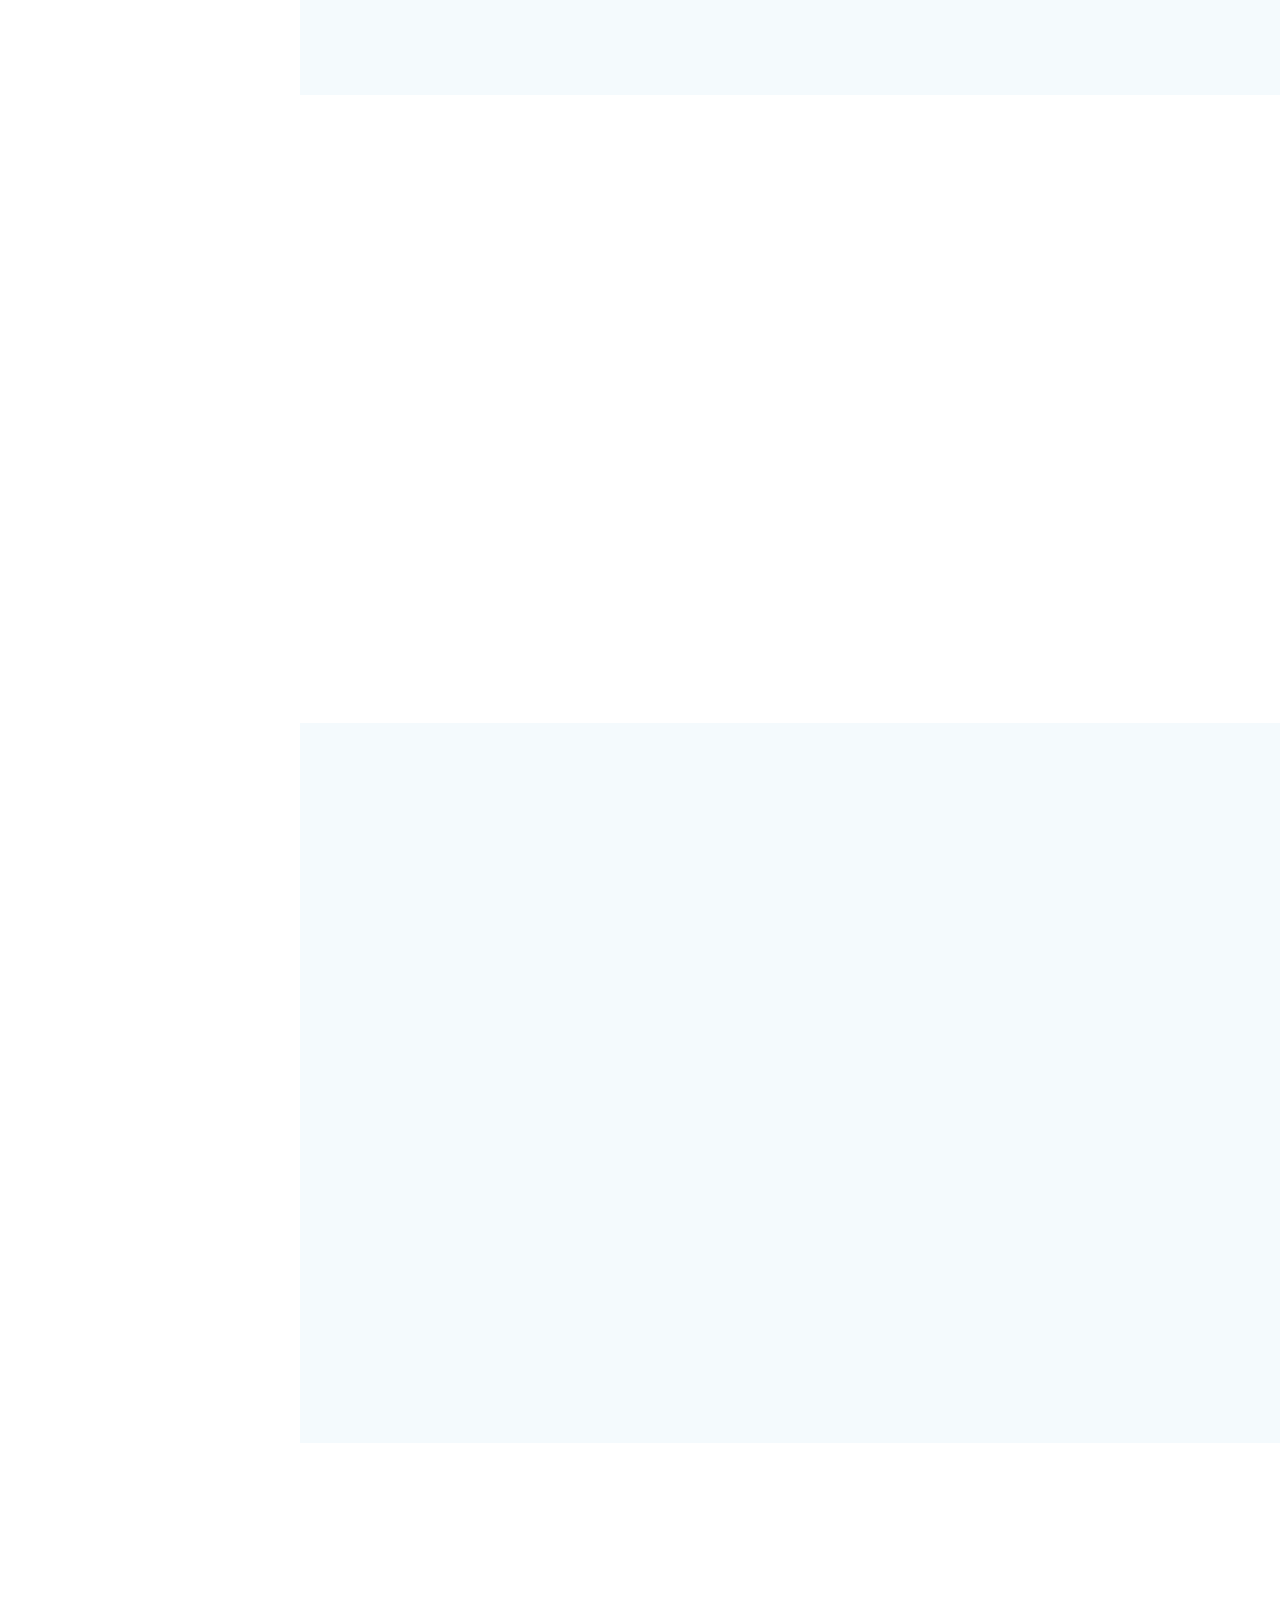
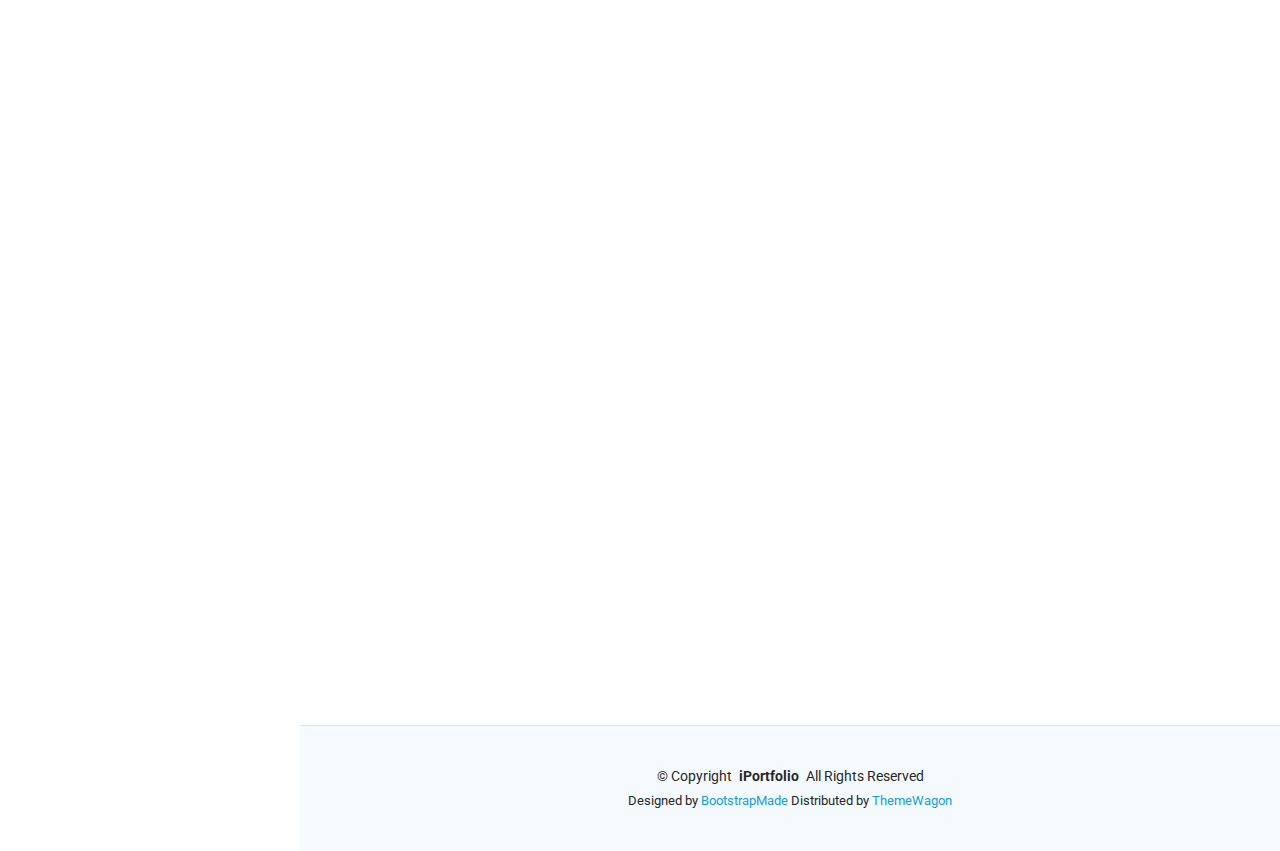
<file: PAGINA_JUNIOR/indexcopy.html>
<!DOCTYPE html>
<html lang="en">

<head>
  <meta charset="utf-8">
  <meta content="width=device-width, initial-scale=1.0" name="viewport">
  <title>Index - iPortfolio Bootstrap Template</title>
  <meta content="" name="description">
  <meta content="" name="keywords">

  <!-- Favicons -->
  <link href="assets/img/favicon.png" rel="icon">
  <link href="assets/img/apple-touch-icon.png" rel="apple-touch-icon">

  <!-- Fonts -->
  <link href="https://fonts.googleapis.com" rel="preconnect">
  <link href="https://fonts.gstatic.com" rel="preconnect" crossorigin>
  <link href="https://fonts.googleapis.com/css2?family=Roboto:ital,wght@0,100;0,300;0,400;0,500;0,700;0,900;1,100;1,300;1,400;1,500;1,700;1,900&family=Poppins:ital,wght@0,100;0,200;0,300;0,400;0,500;0,600;0,700;0,800;0,900;1,100;1,200;1,300;1,400;1,500;1,600;1,700;1,800;1,900&family=Raleway:ital,wght@0,100;0,200;0,300;0,400;0,500;0,600;0,700;0,800;0,900;1,100;1,200;1,300;1,400;1,500;1,600;1,700;1,800;1,900&display=swap" rel="stylesheet">

  <!-- Vendor CSS Files -->
  <link href="assets/vendor/bootstrap/css/bootstrap.min.css" rel="stylesheet">
  <link href="assets/vendor/bootstrap-icons/bootstrap-icons.css" rel="stylesheet">
  <link href="assets/vendor/aos/aos.css" rel="stylesheet">
  <link href="assets/vendor/glightbox/css/glightbox.min.css" rel="stylesheet">
  <link href="assets/vendor/swiper/swiper-bundle.min.css" rel="stylesheet">

  <!-- Main CSS File -->
  <link href="assets/css/main.css" rel="stylesheet">

  <!-- =======================================================
  * Template Name: iPortfolio
  * Template URL: https://bootstrapmade.com/iportfolio-bootstrap-portfolio-websites-template/
  * Updated: Jun 29 2024 with Bootstrap v5.3.3
  * Author: BootstrapMade.com
  * License: https://bootstrapmade.com/license/
  ======================================================== -->
</head>

<body class="index-page">

  <header id="header" class="header dark-background d-flex flex-column">
    <i class="header-toggle d-xl-none bi bi-list"></i>

    <div class="profile-img">
      <img src="assets/img/my-profile-img.jpg" alt="" class="img-fluid rounded-circle">
    </div>

    <a href="index.html" class="logo d-flex align-items-center justify-content-center">
      <!-- Uncomment the line below if you also wish to use an image logo -->
      <!-- <img src="assets/img/logo.png" alt=""> -->
      <h1 class="sitename">Alex Smith</h1>
    </a>

    <div class="social-links text-center">
      <a href="#" class="twitter"><i class="bi bi-twitter-x"></i></a>
      <a href="#" class="facebook"><i class="bi bi-facebook"></i></a>
      <a href="#" class="instagram"><i class="bi bi-instagram"></i></a>
      <a href="#" class="google-plus"><i class="bi bi-skype"></i></a>
      <a href="#" class="linkedin"><i class="bi bi-linkedin"></i></a>
    </div>

    <nav id="navmenu" class="navmenu">
      <ul>
        <li><a href="#hero" class="active"><i class="bi bi-house navicon"></i>Home</a></li>
        <li><a href="#about"><i class="bi bi-person navicon"></i> About</a></li>
        <li><a href="#resume"><i class="bi bi-file-earmark-text navicon"></i> Resume</a></li>
        <li><a href="#portfolio"><i class="bi bi-images navicon"></i> Portfolio</a></li>
        <li><a href="#services"><i class="bi bi-hdd-stack navicon"></i> Services</a></li>
        <li class="dropdown"><a href="#"><i class="bi bi-menu-button navicon"></i> <span>Dropdown</span> <i class="bi bi-chevron-down toggle-dropdown"></i></a>
          <ul>
            <li><a href="#">Dropdown 1</a></li>
            <li class="dropdown"><a href="#"><span>Deep Dropdown</span> <i class="bi bi-chevron-down toggle-dropdown"></i></a>
              <ul>
                <li><a href="#">Deep Dropdown 1</a></li>
                <li><a href="#">Deep Dropdown 2</a></li>
                <li><a href="#">Deep Dropdown 3</a></li>
                <li><a href="#">Deep Dropdown 4</a></li>
                <li><a href="#">Deep Dropdown 5</a></li>
              </ul>
            </li>
            <li><a href="#">Dropdown 2</a></li>
            <li><a href="#">Dropdown 3</a></li>
            <li><a href="#">Dropdown 4</a></li>
          </ul>
        </li>
        <li><a href="#contact"><i class="bi bi-envelope navicon"></i> Contact</a></li>
      </ul>
    </nav>

  </header>

  <main class="main">

    <!-- Hero Section -->
    <section id="hero" class="hero section dark-background">

      <img src="assets/img/hero-bg.jpg" alt="" data-aos="fade-in" class="">

      <div class="container" data-aos="fade-up" data-aos-delay="100">
        <h2>Alex Smith</h2>
        <p>I'm <span class="typed" data-typed-items="Designer, Developer, Freelancer, Photographer">Designer</span><span class="typed-cursor typed-cursor--blink" aria-hidden="true"></span><span class="typed-cursor typed-cursor--blink" aria-hidden="true"></span></p>
      </div>

    </section><!-- /Hero Section -->

    <!-- About Section -->
    <section id="about" class="about section">

      <!-- Section Title -->
      <div class="container section-title" data-aos="fade-up">
        <h2>About</h2>
        <p>Magnam dolores commodi suscipit. Necessitatibus eius consequatur ex aliquid fuga eum quidem. Sit sint consectetur velit. Quisquam quos quisquam cupiditate. Et nemo qui impedit suscipit alias ea. Quia fugiat sit in iste officiis commodi quidem hic quas.</p>
      </div><!-- End Section Title -->

      <div class="container" data-aos="fade-up" data-aos-delay="100">

        <div class="row gy-4 justify-content-center">
          <div class="col-lg-4">
            <img src="assets/img/my-profile-img.jpg" class="img-fluid" alt="">
          </div>
          <div class="col-lg-8 content">
            <h2>UI/UX Designer &amp; Web Developer.</h2>
            <p class="fst-italic py-3">
              Lorem ipsum dolor sit amet, consectetur adipiscing elit, sed do eiusmod tempor incididunt ut labore et dolore
              magna aliqua.
            </p>
            <div class="row">
              <div class="col-lg-6">
                <ul>
                  <li><i class="bi bi-chevron-right"></i> <strong>Birthday:</strong> <span>1 May 1995</span></li>
                  <li><i class="bi bi-chevron-right"></i> <strong>Website:</strong> <span>www.example.com</span></li>
                  <li><i class="bi bi-chevron-right"></i> <strong>Phone:</strong> <span>+123 456 7890</span></li>
                  <li><i class="bi bi-chevron-right"></i> <strong>City:</strong> <span>New York, USA</span></li>
                </ul>
              </div>
              <div class="col-lg-6">
                <ul>
                  <li><i class="bi bi-chevron-right"></i> <strong>Age:</strong> <span>30</span></li>
                  <li><i class="bi bi-chevron-right"></i> <strong>Degree:</strong> <span>Master</span></li>
                  <li><i class="bi bi-chevron-right"></i> <strong>Email:</strong> <span>email@example.com</span></li>
                  <li><i class="bi bi-chevron-right"></i> <strong>Freelance:</strong> <span>Available</span></li>
                </ul>
              </div>
            </div>
            <p class="py-3">
              Officiis eligendi itaque labore et dolorum mollitia officiis optio vero. Quisquam sunt adipisci omnis et ut. Nulla accusantium dolor incidunt officia tempore. Et eius omnis.
              Cupiditate ut dicta maxime officiis quidem quia. Sed et consectetur qui quia repellendus itaque neque.
            </p>
          </div>
        </div>

      </div>

    </section><!-- /About Section -->

    <!-- Stats Section -->
    <section id="stats" class="stats section">

      <div class="container" data-aos="fade-up" data-aos-delay="100">

        <div class="row gy-4">

          <div class="col-lg-3 col-md-6">
            <div class="stats-item">
              <i class="bi bi-emoji-smile"></i>
              <span data-purecounter-start="0" data-purecounter-end="232" data-purecounter-duration="1" class="purecounter"></span>
              <p><strong>Happy Clients</strong> <span>consequuntur quae</span></p>
            </div>
          </div><!-- End Stats Item -->

          <div class="col-lg-3 col-md-6">
            <div class="stats-item">
              <i class="bi bi-journal-richtext"></i>
              <span data-purecounter-start="0" data-purecounter-end="521" data-purecounter-duration="1" class="purecounter"></span>
              <p><strong>Projects</strong> <span>adipisci atque cum quia aut</span></p>
            </div>
          </div><!-- End Stats Item -->

          <div class="col-lg-3 col-md-6">
            <div class="stats-item">
              <i class="bi bi-headset"></i>
              <span data-purecounter-start="0" data-purecounter-end="1453" data-purecounter-duration="1" class="purecounter"></span>
              <p><strong>Hours Of Support</strong> <span>aut commodi quaerat</span></p>
            </div>
          </div><!-- End Stats Item -->

          <div class="col-lg-3 col-md-6">
            <div class="stats-item">
              <i class="bi bi-people"></i>
              <span data-purecounter-start="0" data-purecounter-end="32" data-purecounter-duration="1" class="purecounter"></span>
              <p><strong>Hard Workers</strong> <span>rerum asperiores dolor</span></p>
            </div>
          </div><!-- End Stats Item -->

        </div>

      </div>

    </section><!-- /Stats Section -->

    <!-- Skills Section -->
    <section id="skills" class="skills section light-background">

      <!-- Section Title -->
      <div class="container section-title" data-aos="fade-up">
        <h2>Skills</h2>
        <p>Necessitatibus eius consequatur ex aliquid fuga eum quidem sint consectetur velit</p>
      </div><!-- End Section Title -->

      <div class="container" data-aos="fade-up" data-aos-delay="100">

        <div class="row skills-content skills-animation">

          <div class="col-lg-6">

            <div class="progress">
              <span class="skill"><span>HTML</span> <i class="val">100%</i></span>
              <div class="progress-bar-wrap">
                <div class="progress-bar" role="progressbar" aria-valuenow="100" aria-valuemin="0" aria-valuemax="100"></div>
              </div>
            </div><!-- End Skills Item -->

            <div class="progress">
              <span class="skill"><span>CSS</span> <i class="val">90%</i></span>
              <div class="progress-bar-wrap">
                <div class="progress-bar" role="progressbar" aria-valuenow="90" aria-valuemin="0" aria-valuemax="100"></div>
              </div>
            </div><!-- End Skills Item -->

            <div class="progress">
              <span class="skill"><span>JavaScript</span> <i class="val">75%</i></span>
              <div class="progress-bar-wrap">
                <div class="progress-bar" role="progressbar" aria-valuenow="75" aria-valuemin="0" aria-valuemax="100"></div>
              </div>
            </div><!-- End Skills Item -->

          </div>

          <div class="col-lg-6">

            <div class="progress">
              <span class="skill"><span>PHP</span> <i class="val">80%</i></span>
              <div class="progress-bar-wrap">
                <div class="progress-bar" role="progressbar" aria-valuenow="80" aria-valuemin="0" aria-valuemax="100"></div>
              </div>
            </div><!-- End Skills Item -->

            <div class="progress">
              <span class="skill"><span>WordPress/CMS</span> <i class="val">90%</i></span>
              <div class="progress-bar-wrap">
                <div class="progress-bar" role="progressbar" aria-valuenow="90" aria-valuemin="0" aria-valuemax="100"></div>
              </div>
            </div><!-- End Skills Item -->

            <div class="progress">
              <span class="skill"><span>Photoshop</span> <i class="val">55%</i></span>
              <div class="progress-bar-wrap">
                <div class="progress-bar" role="progressbar" aria-valuenow="55" aria-valuemin="0" aria-valuemax="100"></div>
              </div>
            </div><!-- End Skills Item -->

          </div>

        </div>

      </div>

    </section><!-- /Skills Section -->

    <!-- Resume Section -->
    <section id="resume" class="resume section">

      <!-- Section Title -->
      <div class="container section-title" data-aos="fade-up">
        <h2>Resume</h2>
        <p>Magnam dolores commodi suscipit. Necessitatibus eius consequatur ex aliquid fuga eum quidem. Sit sint consectetur velit. Quisquam quos quisquam cupiditate. Et nemo qui impedit suscipit alias ea. Quia fugiat sit in iste officiis commodi quidem hic quas.</p>
      </div><!-- End Section Title -->

      <div class="container">

        <div class="row">

          <div class="col-lg-6" data-aos="fade-up" data-aos-delay="100">
            <h3 class="resume-title">Sumary</h3>

            <div class="resume-item pb-0">
              <h4>Brandon Johnson</h4>
              <p><em>Innovative and deadline-driven Graphic Designer with 3+ years of experience designing and developing user-centered digital/print marketing material from initial concept to final, polished deliverable.</em></p>
              <ul>
                <li>Portland par 127,Orlando, FL</li>
                <li>(123) 456-7891</li>
                <li>alice.barkley@example.com</li>
              </ul>
            </div><!-- Edn Resume Item -->

            <h3 class="resume-title">Education</h3>
            <div class="resume-item">
              <h4>Master of Fine Arts &amp; Graphic Design</h4>
              <h5>2015 - 2016</h5>
              <p><em>Rochester Institute of Technology, Rochester, NY</em></p>
              <p>Qui deserunt veniam. Et sed aliquam labore tempore sed quisquam iusto autem sit. Ea vero voluptatum qui ut dignissimos deleniti nerada porti sand markend</p>
            </div><!-- Edn Resume Item -->

            <div class="resume-item">
              <h4>Bachelor of Fine Arts &amp; Graphic Design</h4>
              <h5>2010 - 2014</h5>
              <p><em>Rochester Institute of Technology, Rochester, NY</em></p>
              <p>Quia nobis sequi est occaecati aut. Repudiandae et iusto quae reiciendis et quis Eius vel ratione eius unde vitae rerum voluptates asperiores voluptatem Earum molestiae consequatur neque etlon sader mart dila</p>
            </div><!-- Edn Resume Item -->

          </div>

          <div class="col-lg-6" data-aos="fade-up" data-aos-delay="200">
            <h3 class="resume-title">Professional Experience</h3>
            <div class="resume-item">
              <h4>Senior graphic design specialist</h4>
              <h5>2019 - Present</h5>
              <p><em>Experion, New York, NY </em></p>
              <ul>
                <li>Lead in the design, development, and implementation of the graphic, layout, and production communication materials</li>
                <li>Delegate tasks to the 7 members of the design team and provide counsel on all aspects of the project. </li>
                <li>Supervise the assessment of all graphic materials in order to ensure quality and accuracy of the design</li>
                <li>Oversee the efficient use of production project budgets ranging from $2,000 - $25,000</li>
              </ul>
            </div><!-- Edn Resume Item -->

            <div class="resume-item">
              <h4>Graphic design specialist</h4>
              <h5>2017 - 2018</h5>
              <p><em>Stepping Stone Advertising, New York, NY</em></p>
              <ul>
                <li>Developed numerous marketing programs (logos, brochures,infographics, presentations, and advertisements).</li>
                <li>Managed up to 5 projects or tasks at a given time while under pressure</li>
                <li>Recommended and consulted with clients on the most appropriate graphic design</li>
                <li>Created 4+ design presentations and proposals a month for clients and account managers</li>
              </ul>
            </div><!-- Edn Resume Item -->

          </div>

        </div>

      </div>

    </section><!-- /Resume Section -->

    <!-- Portfolio Section -->
    <section id="portfolio" class="portfolio section light-background">

      <!-- Section Title -->
      <div class="container section-title" data-aos="fade-up">
        <h2>Portfolio</h2>
        <p>Magnam dolores commodi suscipit. Necessitatibus eius consequatur ex aliquid fuga eum quidem. Sit sint consectetur velit. Quisquam quos quisquam cupiditate. Et nemo qui impedit suscipit alias ea. Quia fugiat sit in iste officiis commodi quidem hic quas.</p>
      </div><!-- End Section Title -->

      <div class="container">

        <div class="isotope-layout" data-default-filter="*" data-layout="masonry" data-sort="original-order">

          <ul class="portfolio-filters isotope-filters" data-aos="fade-up" data-aos-delay="100">
            <li data-filter="*" class="filter-active">All</li>
            <li data-filter=".filter-app">App</li>
            <li data-filter=".filter-product">Product</li>
            <li data-filter=".filter-branding">Branding</li>
            <li data-filter=".filter-books">Books</li>
          </ul><!-- End Portfolio Filters -->

          <div class="row gy-4 isotope-container" data-aos="fade-up" data-aos-delay="200">

            <div class="col-lg-4 col-md-6 portfolio-item isotope-item filter-app">
              <div class="portfolio-content h-100">
                <img src="assets/img/portfolio/app-1.jpg" class="img-fluid" alt="">
                <div class="portfolio-info">
                  <h4>App 1</h4>
                  <p>Lorem ipsum, dolor sit amet consectetur</p>
                  <a href="assets/img/portfolio/app-1.jpg" title="App 1" data-gallery="portfolio-gallery-app" class="glightbox preview-link"><i class="bi bi-zoom-in"></i></a>
                  <a href="portfolio-details.html" title="More Details" class="details-link"><i class="bi bi-link-45deg"></i></a>
                </div>
              </div>
            </div><!-- End Portfolio Item -->

            <div class="col-lg-4 col-md-6 portfolio-item isotope-item filter-product">
              <div class="portfolio-content h-100">
                <img src="assets/img/portfolio/product-1.jpg" class="img-fluid" alt="">
                <div class="portfolio-info">
                  <h4>Product 1</h4>
                  <p>Lorem ipsum, dolor sit amet consectetur</p>
                  <a href="assets/img/portfolio/product-1.jpg" title="Product 1" data-gallery="portfolio-gallery-product" class="glightbox preview-link"><i class="bi bi-zoom-in"></i></a>
                  <a href="portfolio-details.html" title="More Details" class="details-link"><i class="bi bi-link-45deg"></i></a>
                </div>
              </div>
            </div><!-- End Portfolio Item -->

            <div class="col-lg-4 col-md-6 portfolio-item isotope-item filter-branding">
              <div class="portfolio-content h-100">
                <img src="assets/img/portfolio/branding-1.jpg" class="img-fluid" alt="">
                <div class="portfolio-info">
                  <h4>Branding 1</h4>
                  <p>Lorem ipsum, dolor sit amet consectetur</p>
                  <a href="assets/img/portfolio/branding-1.jpg" title="Branding 1" data-gallery="portfolio-gallery-branding" class="glightbox preview-link"><i class="bi bi-zoom-in"></i></a>
                  <a href="portfolio-details.html" title="More Details" class="details-link"><i class="bi bi-link-45deg"></i></a>
                </div>
              </div>
            </div><!-- End Portfolio Item -->

            <div class="col-lg-4 col-md-6 portfolio-item isotope-item filter-books">
              <div class="portfolio-content h-100">
                <img src="assets/img/portfolio/books-1.jpg" class="img-fluid" alt="">
                <div class="portfolio-info">
                  <h4>Books 1</h4>
                  <p>Lorem ipsum, dolor sit amet consectetur</p>
                  <a href="assets/img/portfolio/books-1.jpg" title="Branding 1" data-gallery="portfolio-gallery-book" class="glightbox preview-link"><i class="bi bi-zoom-in"></i></a>
                  <a href="portfolio-details.html" title="More Details" class="details-link"><i class="bi bi-link-45deg"></i></a>
                </div>
              </div>
            </div><!-- End Portfolio Item -->

            <div class="col-lg-4 col-md-6 portfolio-item isotope-item filter-app">
              <div class="portfolio-content h-100">
                <img src="assets/img/portfolio/app-2.jpg" class="img-fluid" alt="">
                <div class="portfolio-info">
                  <h4>App 2</h4>
                  <p>Lorem ipsum, dolor sit amet consectetur</p>
                  <a href="assets/img/portfolio/app-2.jpg" title="App 2" data-gallery="portfolio-gallery-app" class="glightbox preview-link"><i class="bi bi-zoom-in"></i></a>
                  <a href="portfolio-details.html" title="More Details" class="details-link"><i class="bi bi-link-45deg"></i></a>
                </div>
              </div>
            </div><!-- End Portfolio Item -->

            <div class="col-lg-4 col-md-6 portfolio-item isotope-item filter-product">
              <div class="portfolio-content h-100">
                <img src="assets/img/portfolio/product-2.jpg" class="img-fluid" alt="">
                <div class="portfolio-info">
                  <h4>Product 2</h4>
                  <p>Lorem ipsum, dolor sit amet consectetur</p>
                  <a href="assets/img/portfolio/product-2.jpg" title="Product 2" data-gallery="portfolio-gallery-product" class="glightbox preview-link"><i class="bi bi-zoom-in"></i></a>
                  <a href="portfolio-details.html" title="More Details" class="details-link"><i class="bi bi-link-45deg"></i></a>
                </div>
              </div>
            </div><!-- End Portfolio Item -->

            <div class="col-lg-4 col-md-6 portfolio-item isotope-item filter-branding">
              <div class="portfolio-content h-100">
                <img src="assets/img/portfolio/branding-2.jpg" class="img-fluid" alt="">
                <div class="portfolio-info">
                  <h4>Branding 2</h4>
                  <p>Lorem ipsum, dolor sit amet consectetur</p>
                  <a href="assets/img/portfolio/branding-2.jpg" title="Branding 2" data-gallery="portfolio-gallery-branding" class="glightbox preview-link"><i class="bi bi-zoom-in"></i></a>
                  <a href="portfolio-details.html" title="More Details" class="details-link"><i class="bi bi-link-45deg"></i></a>
                </div>
              </div>
            </div><!-- End Portfolio Item -->

            <div class="col-lg-4 col-md-6 portfolio-item isotope-item filter-books">
              <div class="portfolio-content h-100">
                <img src="assets/img/portfolio/books-2.jpg" class="img-fluid" alt="">
                <div class="portfolio-info">
                  <h4>Books 2</h4>
                  <p>Lorem ipsum, dolor sit amet consectetur</p>
                  <a href="assets/img/portfolio/books-2.jpg" title="Branding 2" data-gallery="portfolio-gallery-book" class="glightbox preview-link"><i class="bi bi-zoom-in"></i></a>
                  <a href="portfolio-details.html" title="More Details" class="details-link"><i class="bi bi-link-45deg"></i></a>
                </div>
              </div>
            </div><!-- End Portfolio Item -->

            <div class="col-lg-4 col-md-6 portfolio-item isotope-item filter-app">
              <div class="portfolio-content h-100">
                <img src="assets/img/portfolio/app-3.jpg" class="img-fluid" alt="">
                <div class="portfolio-info">
                  <h4>App 3</h4>
                  <p>Lorem ipsum, dolor sit amet consectetur</p>
                  <a href="assets/img/portfolio/app-3.jpg" title="App 3" data-gallery="portfolio-gallery-app" class="glightbox preview-link"><i class="bi bi-zoom-in"></i></a>
                  <a href="portfolio-details.html" title="More Details" class="details-link"><i class="bi bi-link-45deg"></i></a>
                </div>
              </div>
            </div><!-- End Portfolio Item -->

            <div class="col-lg-4 col-md-6 portfolio-item isotope-item filter-product">
              <div class="portfolio-content h-100">
                <img src="assets/img/portfolio/product-3.jpg" class="img-fluid" alt="">
                <div class="portfolio-info">
                  <h4>Product 3</h4>
                  <p>Lorem ipsum, dolor sit amet consectetur</p>
                  <a href="assets/img/portfolio/product-3.jpg" title="Product 3" data-gallery="portfolio-gallery-product" class="glightbox preview-link"><i class="bi bi-zoom-in"></i></a>
                  <a href="portfolio-details.html" title="More Details" class="details-link"><i class="bi bi-link-45deg"></i></a>
                </div>
              </div>
            </div><!-- End Portfolio Item -->

            <div class="col-lg-4 col-md-6 portfolio-item isotope-item filter-branding">
              <div class="portfolio-content h-100">
                <img src="assets/img/portfolio/branding-3.jpg" class="img-fluid" alt="">
                <div class="portfolio-info">
                  <h4>Branding 3</h4>
                  <p>Lorem ipsum, dolor sit amet consectetur</p>
                  <a href="assets/img/portfolio/branding-3.jpg" title="Branding 2" data-gallery="portfolio-gallery-branding" class="glightbox preview-link"><i class="bi bi-zoom-in"></i></a>
                  <a href="portfolio-details.html" title="More Details" class="details-link"><i class="bi bi-link-45deg"></i></a>
                </div>
              </div>
            </div><!-- End Portfolio Item -->

            <div class="col-lg-4 col-md-6 portfolio-item isotope-item filter-books">
              <div class="portfolio-content h-100">
                <img src="assets/img/portfolio/books-3.jpg" class="img-fluid" alt="">
                <div class="portfolio-info">
                  <h4>Books 3</h4>
                  <p>Lorem ipsum, dolor sit amet consectetur</p>
                  <a href="assets/img/portfolio/books-3.jpg" title="Branding 3" data-gallery="portfolio-gallery-book" class="glightbox preview-link"><i class="bi bi-zoom-in"></i></a>
                  <a href="portfolio-details.html" title="More Details" class="details-link"><i class="bi bi-link-45deg"></i></a>
                </div>
              </div>
            </div><!-- End Portfolio Item -->

          </div><!-- End Portfolio Container -->

        </div>

      </div>

    </section><!-- /Portfolio Section -->

    <!-- Services Section -->
    <section id="services" class="services section">

      <!-- Section Title -->
      <div class="container section-title" data-aos="fade-up">
        <h2>Services</h2>
        <p>Magnam dolores commodi suscipit. Necessitatibus eius consequatur ex aliquid fuga eum quidem. Sit sint consectetur velit. Quisquam quos quisquam cupiditate. Et nemo qui impedit suscipit alias ea. Quia fugiat sit in iste officiis commodi quidem hic quas.</p>
      </div><!-- End Section Title -->

      <div class="container">

        <div class="row gy-4">

          <div class="col-lg-4 col-md-6 service-item d-flex" data-aos="fade-up" data-aos-delay="100">
            <div class="icon flex-shrink-0"><i class="bi bi-briefcase"></i></div>
            <div>
              <h4 class="title"><a href="service-details.html" class="stretched-link">Lorem Ipsum</a></h4>
              <p class="description">Voluptatum deleniti atque corrupti quos dolores et quas molestias excepturi sint occaecati cupiditate non provident</p>
            </div>
          </div>
          <!-- End Service Item -->

          <div class="col-lg-4 col-md-6 service-item d-flex" data-aos="fade-up" data-aos-delay="200">
            <div class="icon flex-shrink-0"><i class="bi bi-card-checklist"></i></div>
            <div>
              <h4 class="title"><a href="service-details.html" class="stretched-link">Dolor Sitema</a></h4>
              <p class="description">Minim veniam, quis nostrud exercitation ullamco laboris nisi ut aliquip ex ea commodo consequat tarad limino ata</p>
            </div>
          </div><!-- End Service Item -->

          <div class="col-lg-4 col-md-6 service-item d-flex" data-aos="fade-up" data-aos-delay="300">
            <div class="icon flex-shrink-0"><i class="bi bi-bar-chart"></i></div>
            <div>
              <h4 class="title"><a href="service-details.html" class="stretched-link">Sed ut perspiciatis</a></h4>
              <p class="description">Duis aute irure dolor in reprehenderit in voluptate velit esse cillum dolore eu fugiat nulla pariatur</p>
            </div>
          </div><!-- End Service Item -->

          <div class="col-lg-4 col-md-6 service-item d-flex" data-aos="fade-up" data-aos-delay="400">
            <div class="icon flex-shrink-0"><i class="bi bi-binoculars"></i></div>
            <div>
              <h4 class="title"><a href="service-details.html" class="stretched-link">Magni Dolores</a></h4>
              <p class="description">Excepteur sint occaecat cupidatat non proident, sunt in culpa qui officia deserunt mollit anim id est laborum</p>
            </div>
          </div><!-- End Service Item -->

          <div class="col-lg-4 col-md-6 service-item d-flex" data-aos="fade-up" data-aos-delay="500">
            <div class="icon flex-shrink-0"><i class="bi bi-brightness-high"></i></div>
            <div>
              <h4 class="title"><a href="service-details.html" class="stretched-link">Nemo Enim</a></h4>
              <p class="description">At vero eos et accusamus et iusto odio dignissimos ducimus qui blanditiis praesentium voluptatum deleniti atque</p>
            </div>
          </div><!-- End Service Item -->

          <div class="col-lg-4 col-md-6 service-item d-flex" data-aos="fade-up" data-aos-delay="600">
            <div class="icon flex-shrink-0"><i class="bi bi-calendar4-week"></i></div>
            <div>
              <h4 class="title"><a href="service-details.html" class="stretched-link">Eiusmod Tempor</a></h4>
              <p class="description">Et harum quidem rerum facilis est et expedita distinctio. Nam libero tempore, cum soluta nobis est eligendi</p>
            </div>
          </div><!-- End Service Item -->

        </div>

      </div>

    </section><!-- /Services Section -->

    <!-- Testimonials Section -->
    <section id="testimonials" class="testimonials section light-background">

      <!-- Section Title -->
      <div class="container section-title" data-aos="fade-up">
        <h2>Testimonials</h2>
        <p>Necessitatibus eius consequatur ex aliquid fuga eum quidem sint consectetur velit</p>
      </div><!-- End Section Title -->

      <div class="container" data-aos="fade-up" data-aos-delay="100">

        <div class="swiper init-swiper">
          <script type="application/json" class="swiper-config">
            {
              "loop": true,
              "speed": 600,
              "autoplay": {
                "delay": 5000
              },
              "slidesPerView": "auto",
              "pagination": {
                "el": ".swiper-pagination",
                "type": "bullets",
                "clickable": true
              },
              "breakpoints": {
                "320": {
                  "slidesPerView": 1,
                  "spaceBetween": 40
                },
                "1200": {
                  "slidesPerView": 3,
                  "spaceBetween": 1
                }
              }
            }
          </script>
          <div class="swiper-wrapper">

            <div class="swiper-slide">
              <div class="testimonial-item">
                <p>
                  <i class="bi bi-quote quote-icon-left"></i>
                  <span>Proin iaculis purus consequat sem cure digni ssim donec porttitora entum suscipit rhoncus. Accusantium quam, ultricies eget id, aliquam eget nibh et. Maecen aliquam, risus at semper.</span>
                  <i class="bi bi-quote quote-icon-right"></i>
                </p>
                <img src="assets/img/testimonials/testimonials-1.jpg" class="testimonial-img" alt="">
                <h3>Saul Goodman</h3>
                <h4>Ceo &amp; Founder</h4>
              </div>
            </div><!-- End testimonial item -->

            <div class="swiper-slide">
              <div class="testimonial-item">
                <p>
                  <i class="bi bi-quote quote-icon-left"></i>
                  <span>Export tempor illum tamen malis malis eram quae irure esse labore quem cillum quid malis quorum velit fore eram velit sunt aliqua noster fugiat irure amet legam anim culpa.</span>
                  <i class="bi bi-quote quote-icon-right"></i>
                </p>
                <img src="assets/img/testimonials/testimonials-2.jpg" class="testimonial-img" alt="">
                <h3>Sara Wilsson</h3>
                <h4>Designer</h4>
              </div>
            </div><!-- End testimonial item -->

            <div class="swiper-slide">
              <div class="testimonial-item">
                <p>
                  <i class="bi bi-quote quote-icon-left"></i>
                  <span>Enim nisi quem export duis labore cillum quae magna enim sint quorum nulla quem veniam duis minim tempor labore quem eram duis noster aute amet eram fore quis sint minim.</span>
                  <i class="bi bi-quote quote-icon-right"></i>
                </p>
                <img src="assets/img/testimonials/testimonials-3.jpg" class="testimonial-img" alt="">
                <h3>Jena Karlis</h3>
                <h4>Store Owner</h4>
              </div>
            </div><!-- End testimonial item -->

            <div class="swiper-slide">
              <div class="testimonial-item">
                <p>
                  <i class="bi bi-quote quote-icon-left"></i>
                  <span>Fugiat enim eram quae cillum dolore dolor amet nulla culpa multos export minim fugiat dolor enim duis veniam ipsum anim magna sunt elit fore quem dolore labore illum veniam.</span>
                  <i class="bi bi-quote quote-icon-right"></i>
                </p>
                <img src="assets/img/testimonials/testimonials-4.jpg" class="testimonial-img" alt="">
                <h3>Matt Brandon</h3>
                <h4>Freelancer</h4>
              </div>
            </div><!-- End testimonial item -->

            <div class="swiper-slide">
              <div class="testimonial-item">
                <p>
                  <i class="bi bi-quote quote-icon-left"></i>
                  <span>Quis quorum aliqua sint quem legam fore sunt eram irure aliqua veniam tempor noster veniam sunt culpa nulla illum cillum fugiat legam esse veniam culpa fore nisi cillum quid.</span>
                  <i class="bi bi-quote quote-icon-right"></i>
                </p>
                <img src="assets/img/testimonials/testimonials-5.jpg" class="testimonial-img" alt="">
                <h3>John Larson</h3>
                <h4>Entrepreneur</h4>
              </div>
            </div><!-- End testimonial item -->

          </div>
          <div class="swiper-pagination"></div>
        </div>

      </div>

    </section><!-- /Testimonials Section -->

    <!-- Contact Section -->
    <section id="contact" class="contact section">

      <!-- Section Title -->
      <div class="container section-title" data-aos="fade-up">
        <h2>Contact</h2>
        <p>Necessitatibus eius consequatur ex aliquid fuga eum quidem sint consectetur velit</p>
      </div><!-- End Section Title -->

      <div class="container" data-aos="fade-up" data-aos-delay="100">

        <div class="row gy-4">

          <div class="col-lg-5">

            <div class="info-wrap">
              <div class="info-item d-flex" data-aos="fade-up" data-aos-delay="200">
                <i class="bi bi-geo-alt flex-shrink-0"></i>
                <div>
                  <h3>Address</h3>
                  <p>A108 Adam Street, New York, NY 535022</p>
                </div>
              </div><!-- End Info Item -->

              <div class="info-item d-flex" data-aos="fade-up" data-aos-delay="300">
                <i class="bi bi-telephone flex-shrink-0"></i>
                <div>
                  <h3>Call Us</h3>
                  <p>+1 5589 55488 55</p>
                </div>
              </div><!-- End Info Item -->

              <div class="info-item d-flex" data-aos="fade-up" data-aos-delay="400">
                <i class="bi bi-envelope flex-shrink-0"></i>
                <div>
                  <h3>Email Us</h3>
                  <p>info@example.com</p>
                </div>
              </div><!-- End Info Item -->

              <iframe src="https://www.google.com/maps/embed?pb=!1m14!1m8!1m3!1d48389.78314118045!2d-74.006138!3d40.710059!3m2!1i1024!2i768!4f13.1!3m3!1m2!1s0x89c25a22a3bda30d%3A0xb89d1fe6bc499443!2sDowntown%20Conference%20Center!5e0!3m2!1sen!2sus!4v1676961268712!5m2!1sen!2sus" frameborder="0" style="border:0; width: 100%; height: 270px;" allowfullscreen="" loading="lazy" referrerpolicy="no-referrer-when-downgrade"></iframe>
            </div>
          </div>

          <div class="col-lg-7">
            <form action="forms/contact.php" method="post" class="php-email-form" data-aos="fade-up" data-aos-delay="200">
              <div class="row gy-4">

                <div class="col-md-6">
                  <label for="name-field" class="pb-2">Your Name</label>
                  <input type="text" name="name" id="name-field" class="form-control" required="">
                </div>

                <div class="col-md-6">
                  <label for="email-field" class="pb-2">Your Email</label>
                  <input type="email" class="form-control" name="email" id="email-field" required="">
                </div>

                <div class="col-md-12">
                  <label for="subject-field" class="pb-2">Subject</label>
                  <input type="text" class="form-control" name="subject" id="subject-field" required="">
                </div>

                <div class="col-md-12">
                  <label for="message-field" class="pb-2">Message</label>
                  <textarea class="form-control" name="message" rows="10" id="message-field" required=""></textarea>
                </div>

                <div class="col-md-12 text-center">
                  <div class="loading">Loading</div>
                  <div class="error-message"></div>
                  <div class="sent-message">Your message has been sent. Thank you!</div>

                  <button type="submit">Send Message</button>
                </div>

              </div>
            </form>
          </div><!-- End Contact Form -->

        </div>

      </div>

    </section><!-- /Contact Section -->

  </main>

  <footer id="footer" class="footer position-relative light-background">

    <div class="container">
      <div class="copyright text-center ">
        <p>© <span>Copyright</span> <strong class="px-1 sitename">iPortfolio</strong> <span>All Rights Reserved</span></p>
      </div>
      <div class="credits">
        <!-- All the links in the footer should remain intact. -->
        <!-- You can delete the links only if you've purchased the pro version. -->
        <!-- Licensing information: https://bootstrapmade.com/license/ -->
        <!-- Purchase the pro version with working PHP/AJAX contact form: [buy-url] -->
        Designed by <a href="https://bootstrapmade.com/">BootstrapMade</a> Distributed by <a href="https://themewagon.com">ThemeWagon</a>
      </div>
    </div>

  </footer>

  <!-- Scroll Top -->
  <a href="#" id="scroll-top" class="scroll-top d-flex align-items-center justify-content-center"><i class="bi bi-arrow-up-short"></i></a>

  <!-- Preloader -->
  <div id="preloader"></div>

  <!-- Vendor JS Files -->
  <script src="assets/vendor/bootstrap/js/bootstrap.bundle.min.js"></script>
  <script src="assets/vendor/php-email-form/validate.js"></script>
  <script src="assets/vendor/aos/aos.js"></script>
  <script src="assets/vendor/typed.js/typed.umd.js"></script>
  <script src="assets/vendor/purecounter/purecounter_vanilla.js"></script>
  <script src="assets/vendor/waypoints/noframework.waypoints.js"></script>
  <script src="assets/vendor/glightbox/js/glightbox.min.js"></script>
  <script src="assets/vendor/imagesloaded/imagesloaded.pkgd.min.js"></script>
  <script src="assets/vendor/isotope-layout/isotope.pkgd.min.js"></script>
  <script src="assets/vendor/swiper/swiper-bundle.min.js"></script>

  <!-- Main JS File -->
  <script src="assets/js/main.js"></script>

</body>

</html>
</file>
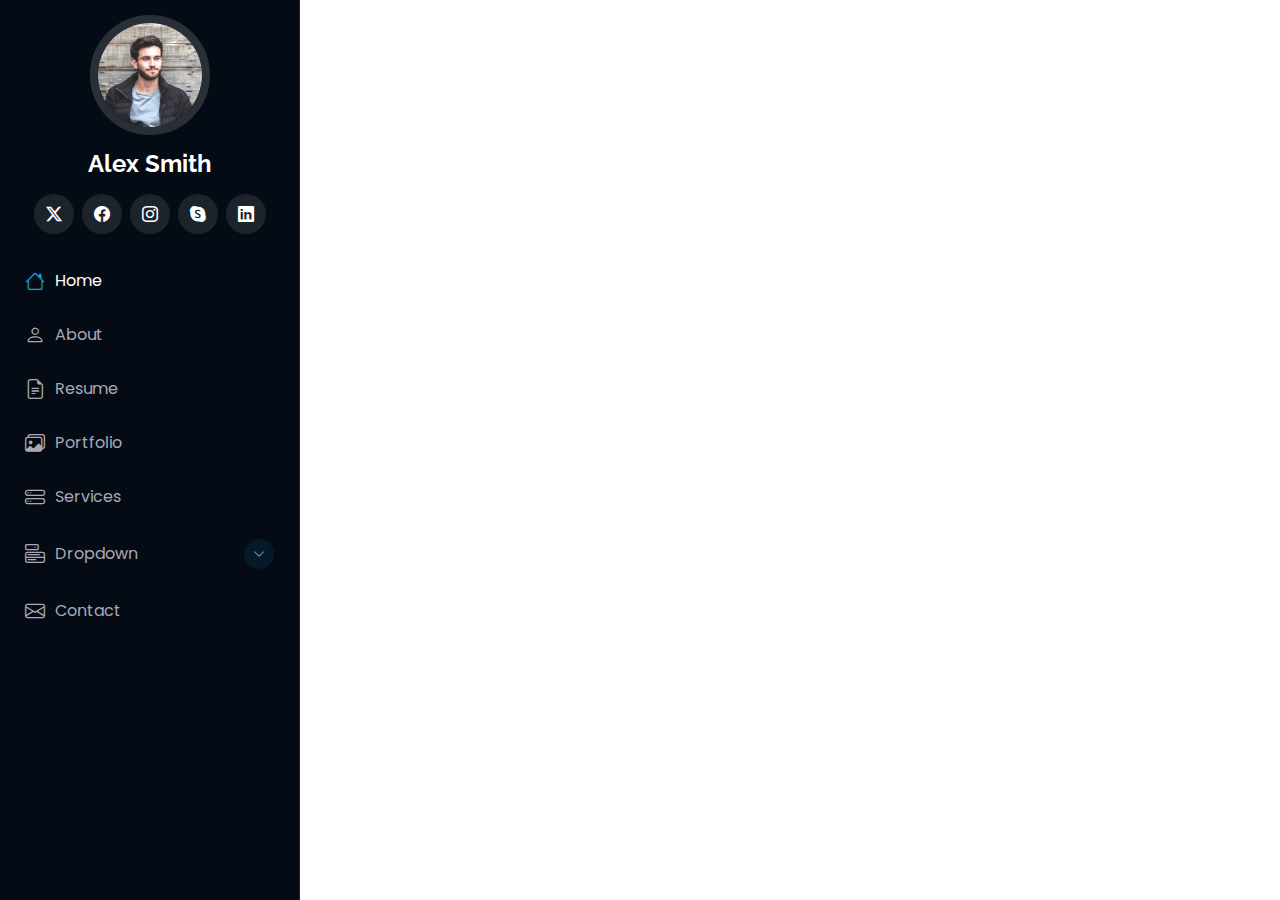
<file: PAGINA_JUNIOR/pagina.html>
<head>
  <meta charset="utf-8">
  <meta content="width=device-width, initial-scale=1.0" name="viewport">
  <title>Index - iPortfolio Bootstrap Template</title>
  <meta content="" name="description">
  <meta content="" name="keywords">

  <!-- Favicons -->
  <link href="assets/img/favicon.png" rel="icon">
  <link href="assets/img/apple-touch-icon.png" rel="apple-touch-icon">

  <!-- Fonts -->
  <link href="https://fonts.googleapis.com" rel="preconnect">
  <link href="https://fonts.gstatic.com" rel="preconnect" crossorigin>
  <link href="https://fonts.googleapis.com/css2?family=Roboto:ital,wght@0,100;0,300;0,400;0,500;0,700;0,900;1,100;1,300;1,400;1,500;1,700;1,900&family=Poppins:ital,wght@0,100;0,200;0,300;0,400;0,500;0,600;0,700;0,800;0,900;1,100;1,200;1,300;1,400;1,500;1,600;1,700;1,800;1,900&family=Raleway:ital,wght@0,100;0,200;0,300;0,400;0,500;0,600;0,700;0,800;0,900;1,100;1,200;1,300;1,400;1,500;1,600;1,700;1,800;1,900&display=swap" rel="stylesheet">

  <!-- Vendor CSS Files -->
  <link href="assets/vendor/bootstrap/css/bootstrap.min.css" rel="stylesheet">
  <link href="assets/vendor/bootstrap-icons/bootstrap-icons.css" rel="stylesheet">
  <link href="assets/vendor/aos/aos.css" rel="stylesheet">
  <link href="assets/vendor/glightbox/css/glightbox.min.css" rel="stylesheet">
  <link href="assets/vendor/swiper/swiper-bundle.min.css" rel="stylesheet">

  <!-- Main CSS File -->
  <link href="assets/css/main.css" rel="stylesheet">

  <!-- =======================================================
  * Template Name: iPortfolio
  * Template URL: https://bootstrapmade.com/iportfolio-bootstrap-portfolio-websites-template/
  * Updated: Jun 29 2024 with Bootstrap v5.3.3
  * Author: BootstrapMade.com
  * License: https://bootstrapmade.com/license/
  ======================================================== -->
</head>

<body class="index-page">

  <header id="header" class="header dark-background d-flex flex-column">
    <i class="header-toggle d-xl-none bi bi-list"></i>

    <div class="profile-img">
      <img src="assets/img/my-profile-img.jpg" alt="" class="img-fluid rounded-circle">
    </div>

    <a href="index.html" class="logo d-flex align-items-center justify-content-center">
      <!-- Uncomment the line below if you also wish to use an image logo -->
      <!-- <img src="assets/img/logo.png" alt=""> -->
      <h1 class="sitename">Alex Smith</h1>
    </a>

    <div class="social-links text-center">
      <a href="#" class="twitter"><i class="bi bi-twitter-x"></i></a>
      <a href="#" class="facebook"><i class="bi bi-facebook"></i></a>
      <a href="#" class="instagram"><i class="bi bi-instagram"></i></a>
      <a href="#" class="google-plus"><i class="bi bi-skype"></i></a>
      <a href="#" class="linkedin"><i class="bi bi-linkedin"></i></a>
    </div>

    <nav id="navmenu" class="navmenu">
      <ul>
        <li><a href="#hero" class="active"><i class="bi bi-house navicon"></i>Home</a></li>
        <li><a href="#about"><i class="bi bi-person navicon"></i> About</a></li>
        <li><a href="#resume"><i class="bi bi-file-earmark-text navicon"></i> Resume</a></li>
        <li><a href="#portfolio"><i class="bi bi-images navicon"></i> Portfolio</a></li>
        <li><a href="#services"><i class="bi bi-hdd-stack navicon"></i> Services</a></li>
        <li class="dropdown"><a href="#"><i class="bi bi-menu-button navicon"></i> <span>Dropdown</span> <i class="bi bi-chevron-down toggle-dropdown"></i></a>
          <ul>
            <li><a href="#">Dropdown 1</a></li>
            <li class="dropdown"><a href="#"><span>Deep Dropdown</span> <i class="bi bi-chevron-down toggle-dropdown"></i></a>
              <ul>
                <li><a href="#">Deep Dropdown 1</a></li>
                <li><a href="#">Deep Dropdown 2</a></li>
                <li><a href="#">Deep Dropdown 3</a></li>
                <li><a href="#">Deep Dropdown 4</a></li>
                <li><a href="#">Deep Dropdown 5</a></li>
              </ul>
            </li>
            <li><a href="#">Dropdown 2</a></li>
            <li><a href="#">Dropdown 3</a></li>
            <li><a href="#">Dropdown 4</a></li>
          </ul>
        </li>
        <li><a href="#contact"><i class="bi bi-envelope navicon"></i> Contact</a></li>
      </ul>
    </nav>

  </header>
</file>
<file: EXAMEN_JUNIOR_U_01/styles.css>
* {
    margin: 0;
    padding: 0;
    box-sizing: border-box;
}

body {
    font-family: Arial, sans-serif;
    background-color: whitesmoke;
    padding: 20px;
}

.card {
    background: white;
    border: 1px solid lightgray;
    border-radius: 10px;
    padding: 18px;
    margin: 10px auto;
    box-shadow: 0 2px 6px rgba(0,0,0,0.1);
    max-width: 800px; 
}

.banner {
    background-color: brown;
    color: white;
    text-align: left;
}

.banner h1 {
    margin: 0;
    font-size: 24px;
}
</file>
<file: JUNIOR_PROGRA_D_04/styles.css>
:root {
            --primary: #2c3e50;
            --secondary: #3498db;
            --accent: #e74c3c;
            --light: #ecf0f1;
            --dark: #2c3e50;
            --success: #2ecc71;
            --warning: #f39c12;
            --danger: #e74c3c;
        }
        
        * {
            margin: 0;
            padding: 0;
            box-sizing: border-box;
            font-family: 'Segoe UI', Tahoma, Geneva, Verdana, sans-serif;
        }
        
        body {
            background-color: #f5f7fa;
            color: #333;
            line-height: 1.6;
        }
        
        .container {
            display: flex;
            max-width: 1200px;
            margin: 0 auto;
            padding: 20px;
        }
        
        header {
            background: linear-gradient(135deg, var(--primary), var(--secondary));
            color: white;
            padding: 2rem;
            text-align: center;
            border-radius: 0 0 10px 10px;
            box-shadow: 0 4px 12px rgba(0, 0, 0, 0.1);
            margin-bottom: 2rem;
        }
        
        h1 {
            font-size: 2.5rem;
            margin-bottom: 0.5rem;
        }
        
        .subtitle {
            font-size: 1.2rem;
            opacity: 0.9;
        }
        
        .sidebar {
            width: 250px;
            background: white;
            border-radius: 10px;
            padding: 1.5rem;
            box-shadow: 0 4px 10px rgba(0, 0, 0, 0.08);
            margin-right: 2rem;
            height: fit-content;
        }
        
        .sidebar h2 {
            color: var(--primary);
            margin-bottom: 1rem;
            padding-bottom: 0.5rem;
            border-bottom: 2px solid var(--secondary);
        }
        
        .sidebar ul {
            list-style: none;
        }
        
        .sidebar li {
            margin-bottom: 0.8rem;
        }
        
        .sidebar a {
            color: var(--dark);
            text-decoration: none;
            display: block;
            padding: 0.5rem;
            border-radius: 5px;
            transition: all 0.3s ease;
        }
        
        .sidebar a:hover, .sidebar a.active {
            background-color: var(--secondary);
            color: white;
        }
        
        .content {
            flex: 1;
            background: white;
            border-radius: 10px;
            padding: 2rem;
            box-shadow: 0 4px 10px rgba(0, 0, 0, 0.08);
        }
        
        .section {
            margin-bottom: 2.5rem;
            padding-bottom: 1.5rem;
            border-bottom: 1px solid #eee;
        }
        
        .section:last-child {
            border-bottom: none;
        }
        
        .section h2 {
            color: var(--primary);
            margin-bottom: 1rem;
            display: flex;
            align-items: center;
        }
        
        .section h2 i {
            margin-right: 10px;
            color: var(--secondary);
        }
        
        .section p {
            margin-bottom: 1rem;
        }
        
        .code-block {
            background-color: #2d3a4b;
            color: #f8f8f2;
            padding: 1rem;
            border-radius: 5px;
            margin: 1rem 0;
            overflow-x: auto;
            font-family: 'Courier New', monospace;
        }
        
        .example {
            background-color: #f8f9fa;
            border-left: 4px solid var(--secondary);
            padding: 1rem;
            margin: 1.5rem 0;
            border-radius: 0 5px 5px 0;
        }
        
        .interactive-demo {
            background-color: #f5f7fa;
            padding: 1.5rem;
            border-radius: 8px;
            margin: 1.5rem 0;
            border: 1px solid #ddd;
        }
        
        .form-group {
            margin-bottom: 1rem;
        }
        
        label {
            display: block;
            margin-bottom: 0.5rem;
            font-weight: 600;
        }
        
        input, select, textarea {
            width: 100%;
            padding: 0.8rem;
            border: 1px solid #ddd;
            border-radius: 4px;
            font-size: 1rem;
        }
        
        button {
            background-color: var(--secondary);
            color: white;
            border: none;
            padding: 0.8rem 1.5rem;
            border-radius: 4px;
            cursor: pointer;
            font-size: 1rem;
            transition: background-color 0.3s;
        }
        
        button:hover {
            background-color: var(--primary);
        }
        
        .error {
            color: var(--danger);
            font-size: 0.9rem;
            margin-top: 0.3rem;
            display: none;
        }
        
        .success-message {
            background-color: var(--success);
            color: white;
            padding: 1rem;
            border-radius: 4px;
            margin-top: 1rem;
            display: none;
        }
        
        .dom-output {
            margin-top: 1.5rem;
            padding: 1rem;
            background-color: #eee;
            border-radius: 4px;
            min-height: 100px;
        }
        
        .dom-element {
            padding: 1rem;
            margin: 0.5rem 0;
            background-color: var(--light);
            border-radius: 4px;
            display: flex;
            justify-content: space-between;
            align-items: center;
        }
        
        .dom-element button {
            background-color: var(--accent);
            padding: 0.4rem 0.8rem;
            font-size: 0.9rem;
        }
        
        footer {
            text-align: center;
            padding: 2rem;
            margin-top: 2rem;
            color: #7f8c8d;
        }
        
        @media (max-width: 768px) {
            .container {
                flex-direction: column;
            }
            
            .sidebar {
                width: 100%;
                margin-right: 0;
                margin-bottom: 2rem;
            }
        }
</file>
<file: JUNIOR_PROGRA_D_03/assets/css/main.css>
/**
* Template Name: iPortfolio
* Template URL: https://bootstrapmade.com/iportfolio-bootstrap-portfolio-websites-template/
* Updated: Jun 29 2024 with Bootstrap v5.3.3
* Author: BootstrapMade.com
* License: https://bootstrapmade.com/license/
*/

/*--------------------------------------------------------------
# Font & Color Variables
# Help: https://bootstrapmade.com/color-system/
--------------------------------------------------------------*/
/* Fonts */
:root {
  --default-font: "Roboto",  system-ui, -apple-system, "Segoe UI", Roboto, "Helvetica Neue", Arial, "Noto Sans", "Liberation Sans", sans-serif, "Apple Color Emoji", "Segoe UI Emoji", "Segoe UI Symbol", "Noto Color Emoji";
  --heading-font: "Raleway",  sans-serif;
  --nav-font: "Poppins",  sans-serif;
}

/* Global Colors - The following color variables are used throughout the website. Updating them here will change the color scheme of the entire website */
:root { 
  --background-color: #ffffff; /* Background color for the entire website, including individual sections */
  --default-color: #272829; /* Default color used for the majority of the text content across the entire website */
  --heading-color: #050d18; /* Color for headings, subheadings and title throughout the website */
  --accent-color: #149ddd; /* Accent color that represents your brand on the website. It's used for buttons, links, and other elements that need to stand out */
  --surface-color: #ffffff; /* The surface color is used as a background of boxed elements within sections, such as cards, icon boxes, or other elements that require a visual separation from the global background. */
  --contrast-color: #ffffff; /* Contrast color for text, ensuring readability against backgrounds of accent, heading, or default colors. */
}

/* Nav Menu Colors - The following color variables are used specifically for the navigation menu. They are separate from the global colors to allow for more customization options */
:root {
  --nav-color: #a8a9b4;  /* The default color of the main navmenu links */
  --nav-hover-color: #ffffff; /* Applied to main navmenu links when they are hovered over or active */
  --nav-mobile-background-color: #040b14; /* Used as the background color for mobile navigation menu */
  --nav-dropdown-background-color: #040b14; /* Used as the background color for dropdown items that appear when hovering over primary navigation items */
  --nav-dropdown-color: #a8a9b4; /* Used for navigation links of the dropdown items in the navigation menu. */
  --nav-dropdown-hover-color: #ffffff; /* Similar to --nav-hover-color, this color is applied to dropdown navigation links when they are hovered over. */
}

/* Color Presets - These classes override global colors when applied to any section or element, providing reuse of the sam color scheme. */

.light-background {
  --background-color: #f4fafd;
  --surface-color: #ffffff;
}

.dark-background {
  --background-color: #040b14;
  --default-color: #ffffff;
  --heading-color: #ffffff;
  --surface-color: #151f2b;
  --contrast-color: #ffffff;
}

/* Smooth scroll */
:root {
  scroll-behavior: smooth;
}

/*--------------------------------------------------------------
# General Styling & Shared Classes
--------------------------------------------------------------*/
body {
  color: var(--default-color);
  background-color: var(--background-color);
  font-family: var(--default-font);
}

a {
  color: var(--accent-color);
  text-decoration: none;
  transition: 0.3s;
}

a:hover {
  color: color-mix(in srgb, var(--accent-color), transparent 25%);
  text-decoration: none;
}

h1,
h2,
h3,
h4,
h5,
h6 {
  color: var(--heading-color);
  font-family: var(--heading-font);
}

/* PHP Email Form Messages
------------------------------*/
.php-email-form .error-message {
  display: none;
  background: #df1529;
  color: #ffffff;
  text-align: left;
  padding: 15px;
  margin-bottom: 24px;
  font-weight: 600;
}

.php-email-form .sent-message {
  display: none;
  color: #ffffff;
  background: #059652;
  text-align: center;
  padding: 15px;
  margin-bottom: 24px;
  font-weight: 600;
}

.php-email-form .loading {
  display: none;
  background: var(--surface-color);
  text-align: center;
  padding: 15px;
  margin-bottom: 24px;
}

.php-email-form .loading:before {
  content: "";
  display: inline-block;
  border-radius: 50%;
  width: 24px;
  height: 24px;
  margin: 0 10px -6px 0;
  border: 3px solid var(--accent-color);
  border-top-color: var(--surface-color);
  animation: php-email-form-loading 1s linear infinite;
}

@keyframes php-email-form-loading {
  0% {
    transform: rotate(0deg);
  }

  100% {
    transform: rotate(360deg);
  }
}

/*--------------------------------------------------------------
# Global Header
--------------------------------------------------------------*/
.header {
  color: var(--default-color);
  background-color: var(--background-color);
  position: fixed;
  top: 0;
  left: 0;
  bottom: 0;
  padding: 0 15px;
  width: 300px;
  transition: all ease-in-out 0.3s;
  overflow-y: auto;
  z-index: 997;
  border-right: 1px solid color-mix(in srgb, var(--default-color), transparent 90%);
}

.header .profile-img img {
  margin: 15px auto;
  display: block;
  width: 120px;
  border: 8px solid color-mix(in srgb, var(--default-color), transparent 85%);
}

.header .logo {
  line-height: 1;
  margin-bottom: 15px;
}

.header .logo img {
  max-height: 32px;
  margin-right: 8px;
}

.header .logo h1 {
  font-size: 24px;
  margin: 0;
  font-weight: 700;
  color: var(--heading-color);
}

.header .social-links {
  margin: 0 0 20px 0;
}

.header .social-links a {
  font-size: 16px;
  display: inline-flex;
  align-items: center;
  justify-content: center;
  background: color-mix(in srgb, var(--default-color), transparent 90%);
  color: var(--default-color);
  margin: 0 2px;
  border-radius: 50%;
  text-align: center;
  width: 40px;
  height: 40px;
  transition: 0.3s;
}

.header .social-links a:hover {
  color: var(--contrast-color);
  background: var(--accent-color);
}

@media (min-width: 1200px) {

  .header~main,
  .header~#footer {
    margin-left: 300px;
  }
}

@media (max-width: 1199px) {
  .header {
    left: -100%;
  }
}

.header.header-show {
  left: 0;
}

.header .header-toggle {
  color: var(--contrast-color);
  background-color: var(--accent-color);
  font-size: 22px;
  display: flex;
  align-items: center;
  justify-content: center;
  width: 40px;
  height: 40px;
  border-radius: 50%;
  cursor: pointer;
  position: fixed;
  top: 15px;
  right: 15px;
  z-index: 9999;
  transition: background-color 0.3s;
}

.header .header-toggle:hover {
  color: var(--contrast-color);
  background-color: color-mix(in srgb, var(--accent-color) 90%, white 15%);
}

/*--------------------------------------------------------------
# Navigation Menu
--------------------------------------------------------------*/
.mobile-nav-toggle {
  display: none;
}

.navmenu {
  padding: 0;
  z-index: 9997;
}

.navmenu ul {
  list-style: none;
  padding: 0 0 20px 0;
  margin: 0;
}

.navmenu a,
.navmenu a:focus {
  color: var(--nav-color);
  padding: 15px 10px;
  font-family: var(--nav-font);
  font-size: 16px;
  font-weight: 400;
  display: flex;
  align-items: center;
  white-space: nowrap;
  transition: 0.3s;
  width: 100%;
}

.navmenu a .navicon,
.navmenu a:focus .navicon {
  font-size: 20px;
  margin-right: 10px;
}

.navmenu a .toggle-dropdown,
.navmenu a:focus .toggle-dropdown {
  font-size: 12px;
  line-height: 0;
  margin-left: auto;
  width: 30px;
  height: 30px;
  display: flex;
  align-items: center;
  justify-content: center;
  border-radius: 50%;
  transition: 0.3s;
  flex-shrink: 0;
  background-color: color-mix(in srgb, var(--accent-color), transparent 90%);
}

.navmenu a .toggle-dropdown:hover,
.navmenu a:focus .toggle-dropdown:hover {
  background-color: var(--accent-color);
  color: var(--contrast-color);
}

.navmenu a:hover,
.navmenu .active,
.navmenu .active:focus {
  color: var(--nav-hover-color);
}

.navmenu a:hover .navicon,
.navmenu .active .navicon,
.navmenu .active:focus .navicon {
  color: var(--accent-color);
}

.navmenu .active .toggle-dropdown,
.navmenu .active:focus .toggle-dropdown {
  background-color: var(--accent-color);
  color: var(--contrast-color);
  transform: rotate(180deg);
}

.navmenu .dropdown {
  display: block;
}

.navmenu .dropdown a,
.navmenu .dropdown a:focus {
  color: --nav-dropdown-color;
}

.navmenu .dropdown a:hover,
.navmenu .dropdown .active,
.navmenu .dropdown .active:focus {
  color: var(--nav-dropdown-hover-color);
}

.navmenu .dropdown ul {
  position: static;
  display: none;
  z-index: 99;
  padding: 5px 10px;
  margin: 5px 10px;
  background-color: var(--nav-dropdown-background-color);
  border: 1px solid color-mix(in srgb, var(--default-color), transparent 90%);
  box-shadow: none;
  transition: all 0.5s ease-in-out;
}

.navmenu .dropdown ul ul {
  background-color: rgba(33, 37, 41, 0.1);
}

.navmenu .dropdown>.dropdown-active {
  display: block;
  background-color: rgba(33, 37, 41, 0.03);
}

/*--------------------------------------------------------------
# Global Footer
--------------------------------------------------------------*/
.footer {
  color: var(--default-color);
  background-color: var(--background-color);
  font-size: 14px;
  padding: 40px 0;
  position: relative;
  border-top: 1px solid color-mix(in srgb, var(--default-color), transparent 90%);
}

.footer .copyright p {
  margin-bottom: 0;
}

.footer .credits {
  margin-top: 4px;
  font-size: 13px;
  text-align: center;
}

/*--------------------------------------------------------------
# Preloader
--------------------------------------------------------------*/
#preloader {
  position: fixed;
  inset: 0;
  z-index: 999999;
  overflow: hidden;
  background: var(--background-color);
  transition: all 0.6s ease-out;
}

#preloader:before {
  content: "";
  position: fixed;
  top: calc(50% - 30px);
  left: calc(50% - 30px);
  border: 6px solid #ffffff;
  border-color: var(--accent-color) transparent var(--accent-color) transparent;
  border-radius: 50%;
  width: 60px;
  height: 60px;
  animation: animate-preloader 1.5s linear infinite;
}

@keyframes animate-preloader {
  0% {
    transform: rotate(0deg);
  }

  100% {
    transform: rotate(360deg);
  }
}

/*--------------------------------------------------------------
# Scroll Top Button
--------------------------------------------------------------*/
.scroll-top {
  position: fixed;
  visibility: hidden;
  opacity: 0;
  right: 15px;
  bottom: -15px;
  z-index: 99999;
  background-color: var(--accent-color);
  width: 44px;
  height: 44px;
  border-radius: 50px;
  transition: all 0.4s;
}

.scroll-top i {
  font-size: 24px;
  color: var(--contrast-color);
  line-height: 0;
}

.scroll-top:hover {
  background-color: color-mix(in srgb, var(--accent-color), transparent 20%);
  color: var(--contrast-color);
}

.scroll-top.active {
  visibility: visible;
  opacity: 1;
  bottom: 15px;
}

/*--------------------------------------------------------------
# Disable aos animation delay on mobile devices
--------------------------------------------------------------*/
@media screen and (max-width: 768px) {
  [data-aos-delay] {
    transition-delay: 0 !important;
  }
}

/*--------------------------------------------------------------
# Global Page Titles & Breadcrumbs
--------------------------------------------------------------*/
.page-title {
  color: var(--default-color);
  background-color: var(--background-color);
  padding: 25px 0;
  position: relative;
}

.page-title h1 {
  font-size: 24px;
  font-weight: 700;
}

.page-title .breadcrumbs ol {
  display: flex;
  flex-wrap: wrap;
  list-style: none;
  padding: 0;
  margin: 0;
  font-size: 14px;
  font-weight: 400;
}

.page-title .breadcrumbs ol li+li {
  padding-left: 10px;
}

.page-title .breadcrumbs ol li+li::before {
  content: "/";
  display: inline-block;
  padding-right: 10px;
  color: color-mix(in srgb, var(--default-color), transparent 70%);
}

/*--------------------------------------------------------------
# Global Sections
--------------------------------------------------------------*/
section,
.section {
  color: var(--default-color);
  background-color: var(--background-color);
  padding: 60px 0;
  overflow: clip;
}

/*--------------------------------------------------------------
# Global Section Titles
--------------------------------------------------------------*/
.section-title {
  padding-bottom: 60px;
  position: relative;
}

.section-title h2 {
  font-size: 32px;
  font-weight: 700;
  margin-bottom: 20px;
  padding-bottom: 20px;
  position: relative;
}

.section-title h2:after {
  content: "";
  position: absolute;
  display: block;
  width: 50px;
  height: 3px;
  background: var(--accent-color);
  left: 0;
  bottom: 0;
}

.section-title p {
  margin-bottom: 0;
}

/*--------------------------------------------------------------
# Hero Section
--------------------------------------------------------------*/
.hero {
  width: 100%;
  min-height: 100vh;
  position: relative;
  padding: 80px 0;
  display: flex;
  align-items: center;
  justify-content: center;
}

.hero img {
  position: absolute;
  inset: 0;
  display: block;
  width: 100%;
  height: 100%;
  object-fit: cover;
  z-index: 1;
}

.hero:before {
  content: "";
  background: color-mix(in srgb, var(--background-color), transparent 70%);
  position: absolute;
  inset: 0;
  z-index: 2;
}

.hero .container {
  position: relative;
  z-index: 3;
}

.hero h2 {
  margin: 0;
  font-size: 64px;
  font-weight: 700;
}

.hero p {
  margin: 5px 0 0 0;
  font-size: 26px;
}

.hero p span {
  letter-spacing: 1px;
  border-bottom: 2px solid var(--accent-color);
}

.hero .social-links {
  margin-top: 25px;
}

.hero .social-links a {
  font-size: 24px;
  display: inline-block;
  color: color-mix(in srgb, var(--default-color), transparent 50%);
  line-height: 1;
  margin-right: 20px;
  transition: 0.3s;
}

.hero .social-links a:hover {
  color: var(--accent-color);
}

@media (max-width: 768px) {
  .hero h2 {
    font-size: 32px;
  }

  .hero p {
    font-size: 20px;
  }
}

/*--------------------------------------------------------------
# About Section
--------------------------------------------------------------*/
.about .content h2 {
  font-weight: 700;
  font-size: 24px;
}

.about .content ul {
  list-style: none;
  padding: 0;
}

.about .content ul li {
  margin-bottom: 20px;
  display: flex;
  align-items: center;
}

.about .content ul strong {
  margin-right: 10px;
}

.about .content ul i {
  font-size: 16px;
  margin-right: 5px;
  color: var(--accent-color);
  line-height: 0;
}

/*--------------------------------------------------------------
# Stats Section
--------------------------------------------------------------*/
.stats .stats-item {
  padding: 30px;
  width: 100%;
}

.stats .stats-item i {
  color: var(--accent-color);
  display: block;
  font-size: 44px;
  float: left;
  line-height: 0;
}

.stats .stats-item .purecounter {
  color: var(--heading-color);
  font-size: 48px;
  line-height: 40px;
  display: block;
  font-weight: 700;
  margin-left: 60px;
}

.stats .stats-item p {
  color: color-mix(in srgb, var(--default-color), transparent 40%);
  padding: 15px 0 0 0;
  margin: 0 0 0 60px;
  font-family: var(--heading-font);
  font-size: 14px;
}

/*--------------------------------------------------------------
# Skills Section
--------------------------------------------------------------*/
.skills .progress {
  height: 60px;
  display: block;
  background: none;
  border-radius: 0;
}

.skills .progress .skill {
  color: var(--heading-color);
  padding: 0;
  margin: 0 0 6px 0;
  text-transform: uppercase;
  display: block;
  font-weight: 600;
  font-family: var(--heading-font);
}

.skills .progress .skill .val {
  float: right;
  font-style: normal;
}

.skills .progress-bar-wrap {
  background: color-mix(in srgb, var(--default-color), transparent 90%);
  height: 10px;
}

.skills .progress-bar {
  width: 1px;
  height: 10px;
  transition: 0.9s;
  background-color: var(--accent-color);
}

/*--------------------------------------------------------------
# Resume Section
--------------------------------------------------------------*/
.resume .resume-title {
  color: var(--heading-color);
  font-size: 26px;
  font-weight: 700;
  margin-top: 20px;
  margin-bottom: 20px;
}

.resume .resume-item {
  padding: 0 0 20px 20px;
  margin-top: -2px;
  border-left: 2px solid var(--accent-color);
  position: relative;
}

.resume .resume-item h4 {
  line-height: 18px;
  font-size: 18px;
  font-weight: 600;
  text-transform: uppercase;
  color: color-mix(in srgb, var(--default-color), transparent 20%);
  margin-bottom: 10px;
}

.resume .resume-item h5 {
  font-size: 16px;
  padding: 5px 15px;
  display: inline-block;
  font-weight: 600;
  margin-bottom: 10px;
}

.resume .resume-item ul {
  padding-left: 20px;
}

.resume .resume-item ul li {
  padding-bottom: 10px;
}

.resume .resume-item:last-child {
  padding-bottom: 0;
}

.resume .resume-item::before {
  content: "";
  position: absolute;
  width: 16px;
  height: 16px;
  border-radius: 50px;
  left: -9px;
  top: 0;
  background: var(--background-color);
  border: 2px solid var(--accent-color);
}

/*--------------------------------------------------------------
# Portfolio Section
--------------------------------------------------------------*/
.portfolio .portfolio-filters {
  padding: 0;
  margin: 0 auto 20px auto;
  list-style: none;
  text-align: center;
}

.portfolio .portfolio-filters li {
  cursor: pointer;
  display: inline-block;
  padding: 0;
  font-size: 14px;
  font-weight: 400;
  margin: 0 10px;
  line-height: 1;
  text-transform: uppercase;
  margin-bottom: 10px;
  transition: all 0.3s ease-in-out;
}

.portfolio .portfolio-filters li:hover,
.portfolio .portfolio-filters li.filter-active {
  color: var(--accent-color);
}

.portfolio .portfolio-filters li:first-child {
  margin-left: 0;
}

.portfolio .portfolio-filters li:last-child {
  margin-right: 0;
}

@media (max-width: 575px) {
  .portfolio .portfolio-filters li {
    font-size: 14px;
    margin: 0 5px;
  }
}

.portfolio .portfolio-content {
  position: relative;
  overflow: hidden;
}

.portfolio .portfolio-content img {
  transition: 0.3s;
}

.portfolio .portfolio-content .portfolio-info {
  opacity: 0;
  position: absolute;
  inset: 0;
  z-index: 3;
  transition: all ease-in-out 0.3s;
  background: rgba(0, 0, 0, 0.6);
  padding: 15px;
}

.portfolio .portfolio-content .portfolio-info h4 {
  font-size: 14px;
  padding: 5px 10px;
  font-weight: 400;
  color: #ffffff;
  display: inline-block;
  background-color: var(--accent-color);
}

.portfolio .portfolio-content .portfolio-info p {
  position: absolute;
  bottom: 10px;
  text-align: center;
  display: inline-block;
  left: 0;
  right: 0;
  font-size: 16px;
  font-weight: 600;
  color: rgba(255, 255, 255, 0.8);
}

.portfolio .portfolio-content .portfolio-info .preview-link,
.portfolio .portfolio-content .portfolio-info .details-link {
  position: absolute;
  left: calc(50% - 40px);
  font-size: 26px;
  top: calc(50% - 14px);
  color: #fff;
  transition: 0.3s;
  line-height: 1.2;
}

.portfolio .portfolio-content .portfolio-info .preview-link:hover,
.portfolio .portfolio-content .portfolio-info .details-link:hover {
  color: var(--accent-color);
}

.portfolio .portfolio-content .portfolio-info .details-link {
  left: 50%;
  font-size: 34px;
  line-height: 0;
}

.portfolio .portfolio-content:hover .portfolio-info {
  opacity: 1;
}

.portfolio .portfolio-content:hover img {
  transform: scale(1.1);
}

/*--------------------------------------------------------------
# Services Section
--------------------------------------------------------------*/
.services .service-item {
  position: relative;
}

.services .service-item .icon {
  background: var(--accent-color);
  display: flex;
  align-items: center;
  justify-content: center;
  width: 54px;
  height: 54px;
  border-radius: 50%;
  transition: 0.5s;
  border: 1px solid var(--accent-color);
  margin-right: 20px;
}

.services .service-item .icon i {
  color: var(--contrast-color);
  font-size: 24px;
  line-height: 0;
}

.services .service-item:hover .icon {
  background: var(--surface-color);
}

.services .service-item:hover .icon i {
  color: var(--accent-color);
}

.services .service-item .title {
  font-weight: 700;
  margin-bottom: 15px;
  font-size: 18px;
}

.services .service-item .title a {
  color: var(--heading-color);
}

.services .service-item .title a:hover {
  color: var(--accent-color);
}

.services .service-item .description {
  line-height: 24px;
  font-size: 14px;
}

/*--------------------------------------------------------------
# Testimonials Section
--------------------------------------------------------------*/
.testimonials .testimonials-carousel,
.testimonials .testimonials-slider {
  overflow: hidden;
}

.testimonials .testimonial-item {
  box-sizing: content-box;
  text-align: center;
  min-height: 320px;
}

.testimonials .testimonial-item .testimonial-img {
  width: 90px;
  border-radius: 50%;
  margin: 0 auto;
}

.testimonials .testimonial-item h3 {
  font-size: 18px;
  font-weight: bold;
  margin: 10px 0 5px 0;
}

.testimonials .testimonial-item h4 {
  font-size: 14px;
  color: color-mix(in srgb, var(--default-color), transparent 20%);
  margin: 0;
}

.testimonials .testimonial-item .quote-icon-left,
.testimonials .testimonial-item .quote-icon-right {
  color: color-mix(in srgb, var(--accent-color), transparent 40%);
  font-size: 26px;
  line-height: 0;
}

.testimonials .testimonial-item .quote-icon-left {
  display: inline-block;
  left: -5px;
  position: relative;
}

.testimonials .testimonial-item .quote-icon-right {
  display: inline-block;
  right: -5px;
  position: relative;
  top: 10px;
  transform: scale(-1, -1);
}

.testimonials .testimonial-item p {
  font-style: italic;
  margin: 0 15px 15px 15px;
  padding: 20px;
  background-color: var(--surface-color);
  position: relative;
  margin-bottom: 35px;
  border-radius: 6px;
  box-shadow: 0px 2px 15px rgba(0, 0, 0, 0.1);
}

.testimonials .testimonial-item p::after {
  content: "";
  width: 0;
  height: 0;
  border-top: 20px solid var(--surface-color);
  border-right: 20px solid transparent;
  border-left: 20px solid transparent;
  position: absolute;
  bottom: -20px;
  left: calc(50% - 20px);
}

.testimonials .swiper-wrapper {
  height: auto;
}

.testimonials .swiper-pagination {
  margin-top: 40px;
  position: relative;
}

.testimonials .swiper-pagination .swiper-pagination-bullet {
  width: 12px;
  height: 12px;
  background-color: var(--background-color);
  opacity: 1;
  border: 1px solid var(--accent-color);
}

.testimonials .swiper-pagination .swiper-pagination-bullet-active {
  background-color: var(--accent-color);
}

/*--------------------------------------------------------------
# Contact Section
--------------------------------------------------------------*/
.contact .info-wrap {
  background-color: var(--surface-color);
  box-shadow: 0px 0px 20px rgba(0, 0, 0, 0.1);
  padding: 30px;
}

@media (max-width: 575px) {
  .contact .info-wrap {
    padding: 20px;
  }
}

.contact .info-item {
  margin-bottom: 40px;
}

.contact .info-item i {
  font-size: 20px;
  color: var(--accent-color);
  background: color-mix(in srgb, var(--accent-color), transparent 92%);
  width: 44px;
  height: 44px;
  display: flex;
  justify-content: center;
  align-items: center;
  border-radius: 50px;
  transition: all 0.3s ease-in-out;
  margin-right: 15px;
}

.contact .info-item h3 {
  padding: 0;
  font-size: 18px;
  font-weight: 700;
  margin-bottom: 5px;
}

.contact .info-item p {
  padding: 0;
  margin-bottom: 0;
  font-size: 14px;
}

.contact .info-item:hover i {
  background: var(--accent-color);
  color: var(--contrast-color);
}

.contact .php-email-form {
  background-color: var(--surface-color);
  height: 100%;
  padding: 30px;
  box-shadow: 0px 0px 20px rgba(0, 0, 0, 0.1);
}

@media (max-width: 575px) {
  .contact .php-email-form {
    padding: 20px;
  }
}

.contact .php-email-form input[type=text],
.contact .php-email-form input[type=email],
.contact .php-email-form textarea {
  font-size: 14px;
  padding: 10px 15px;
  box-shadow: none;
  border-radius: 0;
  color: var(--default-color);
  background-color: var(--surface-color);
  border-color: color-mix(in srgb, var(--default-color), transparent 80%);
}

.contact .php-email-form input[type=text]:focus,
.contact .php-email-form input[type=email]:focus,
.contact .php-email-form textarea:focus {
  border-color: var(--accent-color);
}

.contact .php-email-form input[type=text]::placeholder,
.contact .php-email-form input[type=email]::placeholder,
.contact .php-email-form textarea::placeholder {
  color: color-mix(in srgb, var(--default-color), transparent 70%);
}

.contact .php-email-form button[type=submit] {
  color: var(--contrast-color);
  background: var(--accent-color);
  border: 0;
  padding: 10px 30px;
  transition: 0.4s;
  border-radius: 50px;
}

.contact .php-email-form button[type=submit]:hover {
  background: color-mix(in srgb, var(--accent-color), transparent 25%);
}

/*--------------------------------------------------------------
# Portfolio Details Section
--------------------------------------------------------------*/
.portfolio-details .portfolio-details-slider img {
  width: 100%;
}

.portfolio-details .portfolio-details-slider .swiper-pagination {
  margin-top: 20px;
  position: relative;
}

.portfolio-details .portfolio-details-slider .swiper-pagination .swiper-pagination-bullet {
  width: 12px;
  height: 12px;
  background-color: color-mix(in srgb, var(--default-color), transparent 85%);
  opacity: 1;
}

.portfolio-details .portfolio-details-slider .swiper-pagination .swiper-pagination-bullet-active {
  background-color: var(--accent-color);
}

.portfolio-details .portfolio-info {
  padding: 30px;
  box-shadow: 0px 0 30px rgba(0, 0, 0, 0.1);
}

.portfolio-details .portfolio-info h3 {
  font-size: 22px;
  font-weight: 700;
  margin-bottom: 20px;
  padding-bottom: 20px;
  border-bottom: 1px solid color-mix(in srgb, var(--default-color), transparent 85%);
}

.portfolio-details .portfolio-info ul {
  list-style: none;
  padding: 0;
  font-size: 15px;
}

.portfolio-details .portfolio-info ul li+li {
  margin-top: 10px;
}

.portfolio-details .portfolio-description {
  padding-top: 30px;
}

.portfolio-details .portfolio-description h2 {
  font-size: 26px;
  font-weight: 700;
  margin-bottom: 20px;
}

.portfolio-details .portfolio-description p {
  padding: 0;
  color: color-mix(in srgb, var(--default-color), transparent 30%);
}

/*--------------------------------------------------------------
# Service Details Section
--------------------------------------------------------------*/
.service-details .services-list {
  padding: 10px 30px;
  border: 1px solid color-mix(in srgb, var(--default-color), transparent 90%);
  margin-bottom: 20px;
}

.service-details .services-list a {
  display: block;
  line-height: 1;
  padding: 8px 0 8px 15px;
  border-left: 3px solid color-mix(in srgb, var(--default-color), transparent 70%);
  margin: 20px 0;
  color: color-mix(in srgb, var(--default-color), transparent 20%);
  transition: 0.3s;
}

.service-details .services-list a.active {
  color: var(--heading-color);
  font-weight: 700;
  border-color: var(--accent-color);
}

.service-details .services-list a:hover {
  border-color: var(--accent-color);
}

.service-details .services-img {
  margin-bottom: 20px;
}

.service-details h3 {
  font-size: 26px;
  font-weight: 700;
}

.service-details h4 {
  font-size: 20px;
  font-weight: 700;
}

.service-details p {
  font-size: 15px;
}

.service-details ul {
  list-style: none;
  padding: 0;
  font-size: 15px;
}

.service-details ul li {
  padding: 5px 0;
  display: flex;
  align-items: center;
}

.service-details ul i {
  font-size: 20px;
  margin-right: 8px;
  color: var(--accent-color);
}

/*--------------------------------------------------------------
# Starter Section Section
--------------------------------------------------------------*/
.starter-section {
  /* Add your styles here */
}
</file>
<file: PAGINA_JUNIOR/assets/css/main.css>
/**
* Template Name: iPortfolio
* Template URL: https://bootstrapmade.com/iportfolio-bootstrap-portfolio-websites-template/
* Updated: Jun 29 2024 with Bootstrap v5.3.3
* Author: BootstrapMade.com
* License: https://bootstrapmade.com/license/
*/

/*--------------------------------------------------------------
# Font & Color Variables
# Help: https://bootstrapmade.com/color-system/
--------------------------------------------------------------*/
/* Fonts */
:root {
  --default-font: "Roboto",  system-ui, -apple-system, "Segoe UI", Roboto, "Helvetica Neue", Arial, "Noto Sans", "Liberation Sans", sans-serif, "Apple Color Emoji", "Segoe UI Emoji", "Segoe UI Symbol", "Noto Color Emoji";
  --heading-font: "Raleway",  sans-serif;
  --nav-font: "Poppins",  sans-serif;
}

/* Global Colors - The following color variables are used throughout the website. Updating them here will change the color scheme of the entire website */
:root { 
  --background-color: #ffffff; /* Background color for the entire website, including individual sections */
  --default-color: #272829; /* Default color used for the majority of the text content across the entire website */
  --heading-color: #050d18; /* Color for headings, subheadings and title throughout the website */
  --accent-color: #149ddd; /* Accent color that represents your brand on the website. It's used for buttons, links, and other elements that need to stand out */
  --surface-color: #ffffff; /* The surface color is used as a background of boxed elements within sections, such as cards, icon boxes, or other elements that require a visual separation from the global background. */
  --contrast-color: #ffffff; /* Contrast color for text, ensuring readability against backgrounds of accent, heading, or default colors. */
}

/* Nav Menu Colors - The following color variables are used specifically for the navigation menu. They are separate from the global colors to allow for more customization options */
:root {
  --nav-color: #a8a9b4;  /* The default color of the main navmenu links */
  --nav-hover-color: #ffffff; /* Applied to main navmenu links when they are hovered over or active */
  --nav-mobile-background-color: #040b14; /* Used as the background color for mobile navigation menu */
  --nav-dropdown-background-color: #040b14; /* Used as the background color for dropdown items that appear when hovering over primary navigation items */
  --nav-dropdown-color: #a8a9b4; /* Used for navigation links of the dropdown items in the navigation menu. */
  --nav-dropdown-hover-color: #ffffff; /* Similar to --nav-hover-color, this color is applied to dropdown navigation links when they are hovered over. */
}

/* Color Presets - These classes override global colors when applied to any section or element, providing reuse of the sam color scheme. */

.light-background {
  --background-color: #f4fafd;
  --surface-color: #ffffff;
}

.dark-background {
  --background-color: #040b14;
  --default-color: #ffffff;
  --heading-color: #ffffff;
  --surface-color: #151f2b;
  --contrast-color: #ffffff;
}

/* Smooth scroll */
:root {
  scroll-behavior: smooth;
}

/*--------------------------------------------------------------
# General Styling & Shared Classes
--------------------------------------------------------------*/
body {
  color: var(--default-color);
  background-color: var(--background-color);
  font-family: var(--default-font);
}

a {
  color: var(--accent-color);
  text-decoration: none;
  transition: 0.3s;
}

a:hover {
  color: color-mix(in srgb, var(--accent-color), transparent 25%);
  text-decoration: none;
}

h1,
h2,
h3,
h4,
h5,
h6 {
  color: var(--heading-color);
  font-family: var(--heading-font);
}

/* PHP Email Form Messages
------------------------------*/
.php-email-form .error-message {
  display: none;
  background: #df1529;
  color: #ffffff;
  text-align: left;
  padding: 15px;
  margin-bottom: 24px;
  font-weight: 600;
}

.php-email-form .sent-message {
  display: none;
  color: #ffffff;
  background: #059652;
  text-align: center;
  padding: 15px;
  margin-bottom: 24px;
  font-weight: 600;
}

.php-email-form .loading {
  display: none;
  background: var(--surface-color);
  text-align: center;
  padding: 15px;
  margin-bottom: 24px;
}

.php-email-form .loading:before {
  content: "";
  display: inline-block;
  border-radius: 50%;
  width: 24px;
  height: 24px;
  margin: 0 10px -6px 0;
  border: 3px solid var(--accent-color);
  border-top-color: var(--surface-color);
  animation: php-email-form-loading 1s linear infinite;
}

@keyframes php-email-form-loading {
  0% {
    transform: rotate(0deg);
  }

  100% {
    transform: rotate(360deg);
  }
}

/*--------------------------------------------------------------
# Global Header
--------------------------------------------------------------*/
.header {
  color: var(--default-color);
  background-color: var(--background-color);
  position: fixed;
  top: 0;
  left: 0;
  bottom: 0;
  padding: 0 15px;
  width: 300px;
  transition: all ease-in-out 0.3s;
  overflow-y: auto;
  z-index: 997;
  border-right: 1px solid color-mix(in srgb, var(--default-color), transparent 90%);
}

.header .profile-img img {
  margin: 15px auto;
  display: block;
  width: 120px;
  border: 8px solid color-mix(in srgb, var(--default-color), transparent 85%);
}

.header .logo {
  line-height: 1;
  margin-bottom: 15px;
}

.header .logo img {
  max-height: 32px;
  margin-right: 8px;
}

.header .logo h1 {
  font-size: 24px;
  margin: 0;
  font-weight: 700;
  color: var(--heading-color);
}

.header .social-links {
  margin: 0 0 20px 0;
}

.header .social-links a {
  font-size: 16px;
  display: inline-flex;
  align-items: center;
  justify-content: center;
  background: color-mix(in srgb, var(--default-color), transparent 90%);
  color: var(--default-color);
  margin: 0 2px;
  border-radius: 50%;
  text-align: center;
  width: 40px;
  height: 40px;
  transition: 0.3s;
}

.header .social-links a:hover {
  color: var(--contrast-color);
  background: var(--accent-color);
}

@media (min-width: 1200px) {

  .header~main,
  .header~#footer {
    margin-left: 300px;
  }
}

@media (max-width: 1199px) {
  .header {
    left: -100%;
  }
}

.header.header-show {
  left: 0;
}

.header .header-toggle {
  color: var(--contrast-color);
  background-color: var(--accent-color);
  font-size: 22px;
  display: flex;
  align-items: center;
  justify-content: center;
  width: 40px;
  height: 40px;
  border-radius: 50%;
  cursor: pointer;
  position: fixed;
  top: 15px;
  right: 15px;
  z-index: 9999;
  transition: background-color 0.3s;
}

.header .header-toggle:hover {
  color: var(--contrast-color);
  background-color: color-mix(in srgb, var(--accent-color) 90%, white 15%);
}

/*--------------------------------------------------------------
# Navigation Menu
--------------------------------------------------------------*/
.mobile-nav-toggle {
  display: none;
}

.navmenu {
  padding: 0;
  z-index: 9997;
}

.navmenu ul {
  list-style: none;
  padding: 0 0 20px 0;
  margin: 0;
}

.navmenu a,
.navmenu a:focus {
  color: var(--nav-color);
  padding: 15px 10px;
  font-family: var(--nav-font);
  font-size: 16px;
  font-weight: 400;
  display: flex;
  align-items: center;
  white-space: nowrap;
  transition: 0.3s;
  width: 100%;
}

.navmenu a .navicon,
.navmenu a:focus .navicon {
  font-size: 20px;
  margin-right: 10px;
}

.navmenu a .toggle-dropdown,
.navmenu a:focus .toggle-dropdown {
  font-size: 12px;
  line-height: 0;
  margin-left: auto;
  width: 30px;
  height: 30px;
  display: flex;
  align-items: center;
  justify-content: center;
  border-radius: 50%;
  transition: 0.3s;
  flex-shrink: 0;
  background-color: color-mix(in srgb, var(--accent-color), transparent 90%);
}

.navmenu a .toggle-dropdown:hover,
.navmenu a:focus .toggle-dropdown:hover {
  background-color: var(--accent-color);
  color: var(--contrast-color);
}

.navmenu a:hover,
.navmenu .active,
.navmenu .active:focus {
  color: var(--nav-hover-color);
}

.navmenu a:hover .navicon,
.navmenu .active .navicon,
.navmenu .active:focus .navicon {
  color: var(--accent-color);
}

.navmenu .active .toggle-dropdown,
.navmenu .active:focus .toggle-dropdown {
  background-color: var(--accent-color);
  color: var(--contrast-color);
  transform: rotate(180deg);
}

.navmenu .dropdown {
  display: block;
}

.navmenu .dropdown a,
.navmenu .dropdown a:focus {
  color: --nav-dropdown-color;
}

.navmenu .dropdown a:hover,
.navmenu .dropdown .active,
.navmenu .dropdown .active:focus {
  color: var(--nav-dropdown-hover-color);
}

.navmenu .dropdown ul {
  position: static;
  display: none;
  z-index: 99;
  padding: 5px 10px;
  margin: 5px 10px;
  background-color: var(--nav-dropdown-background-color);
  border: 1px solid color-mix(in srgb, var(--default-color), transparent 90%);
  box-shadow: none;
  transition: all 0.5s ease-in-out;
}

.navmenu .dropdown ul ul {
  background-color: rgba(33, 37, 41, 0.1);
}

.navmenu .dropdown>.dropdown-active {
  display: block;
  background-color: rgba(33, 37, 41, 0.03);
}

/*--------------------------------------------------------------
# Global Footer
--------------------------------------------------------------*/
.footer {
  color: var(--default-color);
  background-color: var(--background-color);
  font-size: 14px;
  padding: 40px 0;
  position: relative;
  border-top: 1px solid color-mix(in srgb, var(--default-color), transparent 90%);
}

.footer .copyright p {
  margin-bottom: 0;
}

.footer .credits {
  margin-top: 4px;
  font-size: 13px;
  text-align: center;
}

/*--------------------------------------------------------------
# Preloader
--------------------------------------------------------------*/
#preloader {
  position: fixed;
  inset: 0;
  z-index: 999999;
  overflow: hidden;
  background: var(--background-color);
  transition: all 0.6s ease-out;
}

#preloader:before {
  content: "";
  position: fixed;
  top: calc(50% - 30px);
  left: calc(50% - 30px);
  border: 6px solid #ffffff;
  border-color: var(--accent-color) transparent var(--accent-color) transparent;
  border-radius: 50%;
  width: 60px;
  height: 60px;
  animation: animate-preloader 1.5s linear infinite;
}

@keyframes animate-preloader {
  0% {
    transform: rotate(0deg);
  }

  100% {
    transform: rotate(360deg);
  }
}

/*--------------------------------------------------------------
# Scroll Top Button
--------------------------------------------------------------*/
.scroll-top {
  position: fixed;
  visibility: hidden;
  opacity: 0;
  right: 15px;
  bottom: -15px;
  z-index: 99999;
  background-color: var(--accent-color);
  width: 44px;
  height: 44px;
  border-radius: 50px;
  transition: all 0.4s;
}

.scroll-top i {
  font-size: 24px;
  color: var(--contrast-color);
  line-height: 0;
}

.scroll-top:hover {
  background-color: color-mix(in srgb, var(--accent-color), transparent 20%);
  color: var(--contrast-color);
}

.scroll-top.active {
  visibility: visible;
  opacity: 1;
  bottom: 15px;
}

/*--------------------------------------------------------------
# Disable aos animation delay on mobile devices
--------------------------------------------------------------*/
@media screen and (max-width: 768px) {
  [data-aos-delay] {
    transition-delay: 0 !important;
  }
}

/*--------------------------------------------------------------
# Global Page Titles & Breadcrumbs
--------------------------------------------------------------*/
.page-title {
  color: var(--default-color);
  background-color: var(--background-color);
  padding: 25px 0;
  position: relative;
}

.page-title h1 {
  font-size: 24px;
  font-weight: 700;
}

.page-title .breadcrumbs ol {
  display: flex;
  flex-wrap: wrap;
  list-style: none;
  padding: 0;
  margin: 0;
  font-size: 14px;
  font-weight: 400;
}

.page-title .breadcrumbs ol li+li {
  padding-left: 10px;
}

.page-title .breadcrumbs ol li+li::before {
  content: "/";
  display: inline-block;
  padding-right: 10px;
  color: color-mix(in srgb, var(--default-color), transparent 70%);
}

/*--------------------------------------------------------------
# Global Sections
--------------------------------------------------------------*/
section,
.section {
  color: var(--default-color);
  background-color: var(--background-color);
  padding: 60px 0;
  overflow: clip;
}

/*--------------------------------------------------------------
# Global Section Titles
--------------------------------------------------------------*/
.section-title {
  padding-bottom: 60px;
  position: relative;
}

.section-title h2 {
  font-size: 32px;
  font-weight: 700;
  margin-bottom: 20px;
  padding-bottom: 20px;
  position: relative;
}

.section-title h2:after {
  content: "";
  position: absolute;
  display: block;
  width: 50px;
  height: 3px;
  background: var(--accent-color);
  left: 0;
  bottom: 0;
}

.section-title p {
  margin-bottom: 0;
}

/*--------------------------------------------------------------
# Hero Section
--------------------------------------------------------------*/
.hero {
  width: 100%;
  min-height: 100vh;
  position: relative;
  padding: 80px 0;
  display: flex;
  align-items: center;
  justify-content: center;
}

.hero img {
  position: absolute;
  inset: 0;
  display: block;
  width: 100%;
  height: 100%;
  object-fit: cover;
  z-index: 1;
}

.hero:before {
  content: "";
  background: color-mix(in srgb, var(--background-color), transparent 70%);
  position: absolute;
  inset: 0;
  z-index: 2;
}

.hero .container {
  position: relative;
  z-index: 3;
}

.hero h2 {
  margin: 0;
  font-size: 64px;
  font-weight: 700;
}

.hero p {
  margin: 5px 0 0 0;
  font-size: 26px;
}

.hero p span {
  letter-spacing: 1px;
  border-bottom: 2px solid var(--accent-color);
}

.hero .social-links {
  margin-top: 25px;
}

.hero .social-links a {
  font-size: 24px;
  display: inline-block;
  color: color-mix(in srgb, var(--default-color), transparent 50%);
  line-height: 1;
  margin-right: 20px;
  transition: 0.3s;
}

.hero .social-links a:hover {
  color: var(--accent-color);
}

@media (max-width: 768px) {
  .hero h2 {
    font-size: 32px;
  }

  .hero p {
    font-size: 20px;
  }
}

/*--------------------------------------------------------------
# About Section
--------------------------------------------------------------*/
.about .content h2 {
  font-weight: 700;
  font-size: 24px;
}

.about .content ul {
  list-style: none;
  padding: 0;
}

.about .content ul li {
  margin-bottom: 20px;
  display: flex;
  align-items: center;
}

.about .content ul strong {
  margin-right: 10px;
}

.about .content ul i {
  font-size: 16px;
  margin-right: 5px;
  color: var(--accent-color);
  line-height: 0;
}

/*--------------------------------------------------------------
# Stats Section
--------------------------------------------------------------*/
.stats .stats-item {
  padding: 30px;
  width: 100%;
}

.stats .stats-item i {
  color: var(--accent-color);
  display: block;
  font-size: 44px;
  float: left;
  line-height: 0;
}

.stats .stats-item .purecounter {
  color: var(--heading-color);
  font-size: 48px;
  line-height: 40px;
  display: block;
  font-weight: 700;
  margin-left: 60px;
}

.stats .stats-item p {
  color: color-mix(in srgb, var(--default-color), transparent 40%);
  padding: 15px 0 0 0;
  margin: 0 0 0 60px;
  font-family: var(--heading-font);
  font-size: 14px;
}

/*--------------------------------------------------------------
# Skills Section
--------------------------------------------------------------*/
.skills .progress {
  height: 60px;
  display: block;
  background: none;
  border-radius: 0;
}

.skills .progress .skill {
  color: var(--heading-color);
  padding: 0;
  margin: 0 0 6px 0;
  text-transform: uppercase;
  display: block;
  font-weight: 600;
  font-family: var(--heading-font);
}

.skills .progress .skill .val {
  float: right;
  font-style: normal;
}

.skills .progress-bar-wrap {
  background: color-mix(in srgb, var(--default-color), transparent 90%);
  height: 10px;
}

.skills .progress-bar {
  width: 1px;
  height: 10px;
  transition: 0.9s;
  background-color: var(--accent-color);
}

/*--------------------------------------------------------------
# Resume Section
--------------------------------------------------------------*/
.resume .resume-title {
  color: var(--heading-color);
  font-size: 26px;
  font-weight: 700;
  margin-top: 20px;
  margin-bottom: 20px;
}

.resume .resume-item {
  padding: 0 0 20px 20px;
  margin-top: -2px;
  border-left: 2px solid var(--accent-color);
  position: relative;
}

.resume .resume-item h4 {
  line-height: 18px;
  font-size: 18px;
  font-weight: 600;
  text-transform: uppercase;
  color: color-mix(in srgb, var(--default-color), transparent 20%);
  margin-bottom: 10px;
}

.resume .resume-item h5 {
  font-size: 16px;
  padding: 5px 15px;
  display: inline-block;
  font-weight: 600;
  margin-bottom: 10px;
}

.resume .resume-item ul {
  padding-left: 20px;
}

.resume .resume-item ul li {
  padding-bottom: 10px;
}

.resume .resume-item:last-child {
  padding-bottom: 0;
}

.resume .resume-item::before {
  content: "";
  position: absolute;
  width: 16px;
  height: 16px;
  border-radius: 50px;
  left: -9px;
  top: 0;
  background: var(--background-color);
  border: 2px solid var(--accent-color);
}

/*--------------------------------------------------------------
# Portfolio Section
--------------------------------------------------------------*/
.portfolio .portfolio-filters {
  padding: 0;
  margin: 0 auto 20px auto;
  list-style: none;
  text-align: center;
}

.portfolio .portfolio-filters li {
  cursor: pointer;
  display: inline-block;
  padding: 0;
  font-size: 14px;
  font-weight: 400;
  margin: 0 10px;
  line-height: 1;
  text-transform: uppercase;
  margin-bottom: 10px;
  transition: all 0.3s ease-in-out;
}

.portfolio .portfolio-filters li:hover,
.portfolio .portfolio-filters li.filter-active {
  color: var(--accent-color);
}

.portfolio .portfolio-filters li:first-child {
  margin-left: 0;
}

.portfolio .portfolio-filters li:last-child {
  margin-right: 0;
}

@media (max-width: 575px) {
  .portfolio .portfolio-filters li {
    font-size: 14px;
    margin: 0 5px;
  }
}

.portfolio .portfolio-content {
  position: relative;
  overflow: hidden;
}

.portfolio .portfolio-content img {
  transition: 0.3s;
}

.portfolio .portfolio-content .portfolio-info {
  opacity: 0;
  position: absolute;
  inset: 0;
  z-index: 3;
  transition: all ease-in-out 0.3s;
  background: rgba(0, 0, 0, 0.6);
  padding: 15px;
}

.portfolio .portfolio-content .portfolio-info h4 {
  font-size: 14px;
  padding: 5px 10px;
  font-weight: 400;
  color: #ffffff;
  display: inline-block;
  background-color: var(--accent-color);
}

.portfolio .portfolio-content .portfolio-info p {
  position: absolute;
  bottom: 10px;
  text-align: center;
  display: inline-block;
  left: 0;
  right: 0;
  font-size: 16px;
  font-weight: 600;
  color: rgba(255, 255, 255, 0.8);
}

.portfolio .portfolio-content .portfolio-info .preview-link,
.portfolio .portfolio-content .portfolio-info .details-link {
  position: absolute;
  left: calc(50% - 40px);
  font-size: 26px;
  top: calc(50% - 14px);
  color: #fff;
  transition: 0.3s;
  line-height: 1.2;
}

.portfolio .portfolio-content .portfolio-info .preview-link:hover,
.portfolio .portfolio-content .portfolio-info .details-link:hover {
  color: var(--accent-color);
}

.portfolio .portfolio-content .portfolio-info .details-link {
  left: 50%;
  font-size: 34px;
  line-height: 0;
}

.portfolio .portfolio-content:hover .portfolio-info {
  opacity: 1;
}

.portfolio .portfolio-content:hover img {
  transform: scale(1.1);
}

/*--------------------------------------------------------------
# Services Section
--------------------------------------------------------------*/
.services .service-item {
  position: relative;
}

.services .service-item .icon {
  background: var(--accent-color);
  display: flex;
  align-items: center;
  justify-content: center;
  width: 54px;
  height: 54px;
  border-radius: 50%;
  transition: 0.5s;
  border: 1px solid var(--accent-color);
  margin-right: 20px;
}

.services .service-item .icon i {
  color: var(--contrast-color);
  font-size: 24px;
  line-height: 0;
}

.services .service-item:hover .icon {
  background: var(--surface-color);
}

.services .service-item:hover .icon i {
  color: var(--accent-color);
}

.services .service-item .title {
  font-weight: 700;
  margin-bottom: 15px;
  font-size: 18px;
}

.services .service-item .title a {
  color: var(--heading-color);
}

.services .service-item .title a:hover {
  color: var(--accent-color);
}

.services .service-item .description {
  line-height: 24px;
  font-size: 14px;
}

/*--------------------------------------------------------------
# Testimonials Section
--------------------------------------------------------------*/
.testimonials .testimonials-carousel,
.testimonials .testimonials-slider {
  overflow: hidden;
}

.testimonials .testimonial-item {
  box-sizing: content-box;
  text-align: center;
  min-height: 320px;
}

.testimonials .testimonial-item .testimonial-img {
  width: 90px;
  border-radius: 50%;
  margin: 0 auto;
}

.testimonials .testimonial-item h3 {
  font-size: 18px;
  font-weight: bold;
  margin: 10px 0 5px 0;
}

.testimonials .testimonial-item h4 {
  font-size: 14px;
  color: color-mix(in srgb, var(--default-color), transparent 20%);
  margin: 0;
}

.testimonials .testimonial-item .quote-icon-left,
.testimonials .testimonial-item .quote-icon-right {
  color: color-mix(in srgb, var(--accent-color), transparent 40%);
  font-size: 26px;
  line-height: 0;
}

.testimonials .testimonial-item .quote-icon-left {
  display: inline-block;
  left: -5px;
  position: relative;
}

.testimonials .testimonial-item .quote-icon-right {
  display: inline-block;
  right: -5px;
  position: relative;
  top: 10px;
  transform: scale(-1, -1);
}

.testimonials .testimonial-item p {
  font-style: italic;
  margin: 0 15px 15px 15px;
  padding: 20px;
  background-color: var(--surface-color);
  position: relative;
  margin-bottom: 35px;
  border-radius: 6px;
  box-shadow: 0px 2px 15px rgba(0, 0, 0, 0.1);
}

.testimonials .testimonial-item p::after {
  content: "";
  width: 0;
  height: 0;
  border-top: 20px solid var(--surface-color);
  border-right: 20px solid transparent;
  border-left: 20px solid transparent;
  position: absolute;
  bottom: -20px;
  left: calc(50% - 20px);
}

.testimonials .swiper-wrapper {
  height: auto;
}

.testimonials .swiper-pagination {
  margin-top: 40px;
  position: relative;
}

.testimonials .swiper-pagination .swiper-pagination-bullet {
  width: 12px;
  height: 12px;
  background-color: var(--background-color);
  opacity: 1;
  border: 1px solid var(--accent-color);
}

.testimonials .swiper-pagination .swiper-pagination-bullet-active {
  background-color: var(--accent-color);
}

/*--------------------------------------------------------------
# Contact Section
--------------------------------------------------------------*/
.contact .info-wrap {
  background-color: var(--surface-color);
  box-shadow: 0px 0px 20px rgba(0, 0, 0, 0.1);
  padding: 30px;
}

@media (max-width: 575px) {
  .contact .info-wrap {
    padding: 20px;
  }
}

.contact .info-item {
  margin-bottom: 40px;
}

.contact .info-item i {
  font-size: 20px;
  color: var(--accent-color);
  background: color-mix(in srgb, var(--accent-color), transparent 92%);
  width: 44px;
  height: 44px;
  display: flex;
  justify-content: center;
  align-items: center;
  border-radius: 50px;
  transition: all 0.3s ease-in-out;
  margin-right: 15px;
}

.contact .info-item h3 {
  padding: 0;
  font-size: 18px;
  font-weight: 700;
  margin-bottom: 5px;
}

.contact .info-item p {
  padding: 0;
  margin-bottom: 0;
  font-size: 14px;
}

.contact .info-item:hover i {
  background: var(--accent-color);
  color: var(--contrast-color);
}

.contact .php-email-form {
  background-color: var(--surface-color);
  height: 100%;
  padding: 30px;
  box-shadow: 0px 0px 20px rgba(0, 0, 0, 0.1);
}

@media (max-width: 575px) {
  .contact .php-email-form {
    padding: 20px;
  }
}

.contact .php-email-form input[type=text],
.contact .php-email-form input[type=email],
.contact .php-email-form textarea {
  font-size: 14px;
  padding: 10px 15px;
  box-shadow: none;
  border-radius: 0;
  color: var(--default-color);
  background-color: var(--surface-color);
  border-color: color-mix(in srgb, var(--default-color), transparent 80%);
}

.contact .php-email-form input[type=text]:focus,
.contact .php-email-form input[type=email]:focus,
.contact .php-email-form textarea:focus {
  border-color: var(--accent-color);
}

.contact .php-email-form input[type=text]::placeholder,
.contact .php-email-form input[type=email]::placeholder,
.contact .php-email-form textarea::placeholder {
  color: color-mix(in srgb, var(--default-color), transparent 70%);
}

.contact .php-email-form button[type=submit] {
  color: var(--contrast-color);
  background: var(--accent-color);
  border: 0;
  padding: 10px 30px;
  transition: 0.4s;
  border-radius: 50px;
}

.contact .php-email-form button[type=submit]:hover {
  background: color-mix(in srgb, var(--accent-color), transparent 25%);
}

/*--------------------------------------------------------------
# Portfolio Details Section
--------------------------------------------------------------*/
.portfolio-details .portfolio-details-slider img {
  width: 100%;
}

.portfolio-details .portfolio-details-slider .swiper-pagination {
  margin-top: 20px;
  position: relative;
}

.portfolio-details .portfolio-details-slider .swiper-pagination .swiper-pagination-bullet {
  width: 12px;
  height: 12px;
  background-color: color-mix(in srgb, var(--default-color), transparent 85%);
  opacity: 1;
}

.portfolio-details .portfolio-details-slider .swiper-pagination .swiper-pagination-bullet-active {
  background-color: var(--accent-color);
}

.portfolio-details .portfolio-info {
  padding: 30px;
  box-shadow: 0px 0 30px rgba(0, 0, 0, 0.1);
}

.portfolio-details .portfolio-info h3 {
  font-size: 22px;
  font-weight: 700;
  margin-bottom: 20px;
  padding-bottom: 20px;
  border-bottom: 1px solid color-mix(in srgb, var(--default-color), transparent 85%);
}

.portfolio-details .portfolio-info ul {
  list-style: none;
  padding: 0;
  font-size: 15px;
}

.portfolio-details .portfolio-info ul li+li {
  margin-top: 10px;
}

.portfolio-details .portfolio-description {
  padding-top: 30px;
}

.portfolio-details .portfolio-description h2 {
  font-size: 26px;
  font-weight: 700;
  margin-bottom: 20px;
}

.portfolio-details .portfolio-description p {
  padding: 0;
  color: color-mix(in srgb, var(--default-color), transparent 30%);
}

/*--------------------------------------------------------------
# Service Details Section
--------------------------------------------------------------*/
.service-details .services-list {
  padding: 10px 30px;
  border: 1px solid color-mix(in srgb, var(--default-color), transparent 90%);
  margin-bottom: 20px;
}

.service-details .services-list a {
  display: block;
  line-height: 1;
  padding: 8px 0 8px 15px;
  border-left: 3px solid color-mix(in srgb, var(--default-color), transparent 70%);
  margin: 20px 0;
  color: color-mix(in srgb, var(--default-color), transparent 20%);
  transition: 0.3s;
}

.service-details .services-list a.active {
  color: var(--heading-color);
  font-weight: 700;
  border-color: var(--accent-color);
}

.service-details .services-list a:hover {
  border-color: var(--accent-color);
}

.service-details .services-img {
  margin-bottom: 20px;
}

.service-details h3 {
  font-size: 26px;
  font-weight: 700;
}

.service-details h4 {
  font-size: 20px;
  font-weight: 700;
}

.service-details p {
  font-size: 15px;
}

.service-details ul {
  list-style: none;
  padding: 0;
  font-size: 15px;
}

.service-details ul li {
  padding: 5px 0;
  display: flex;
  align-items: center;
}

.service-details ul i {
  font-size: 20px;
  margin-right: 8px;
  color: var(--accent-color);
}

/*--------------------------------------------------------------
# Starter Section Section
--------------------------------------------------------------*/
.starter-section {
  /* Add your styles here */
}
</file>
